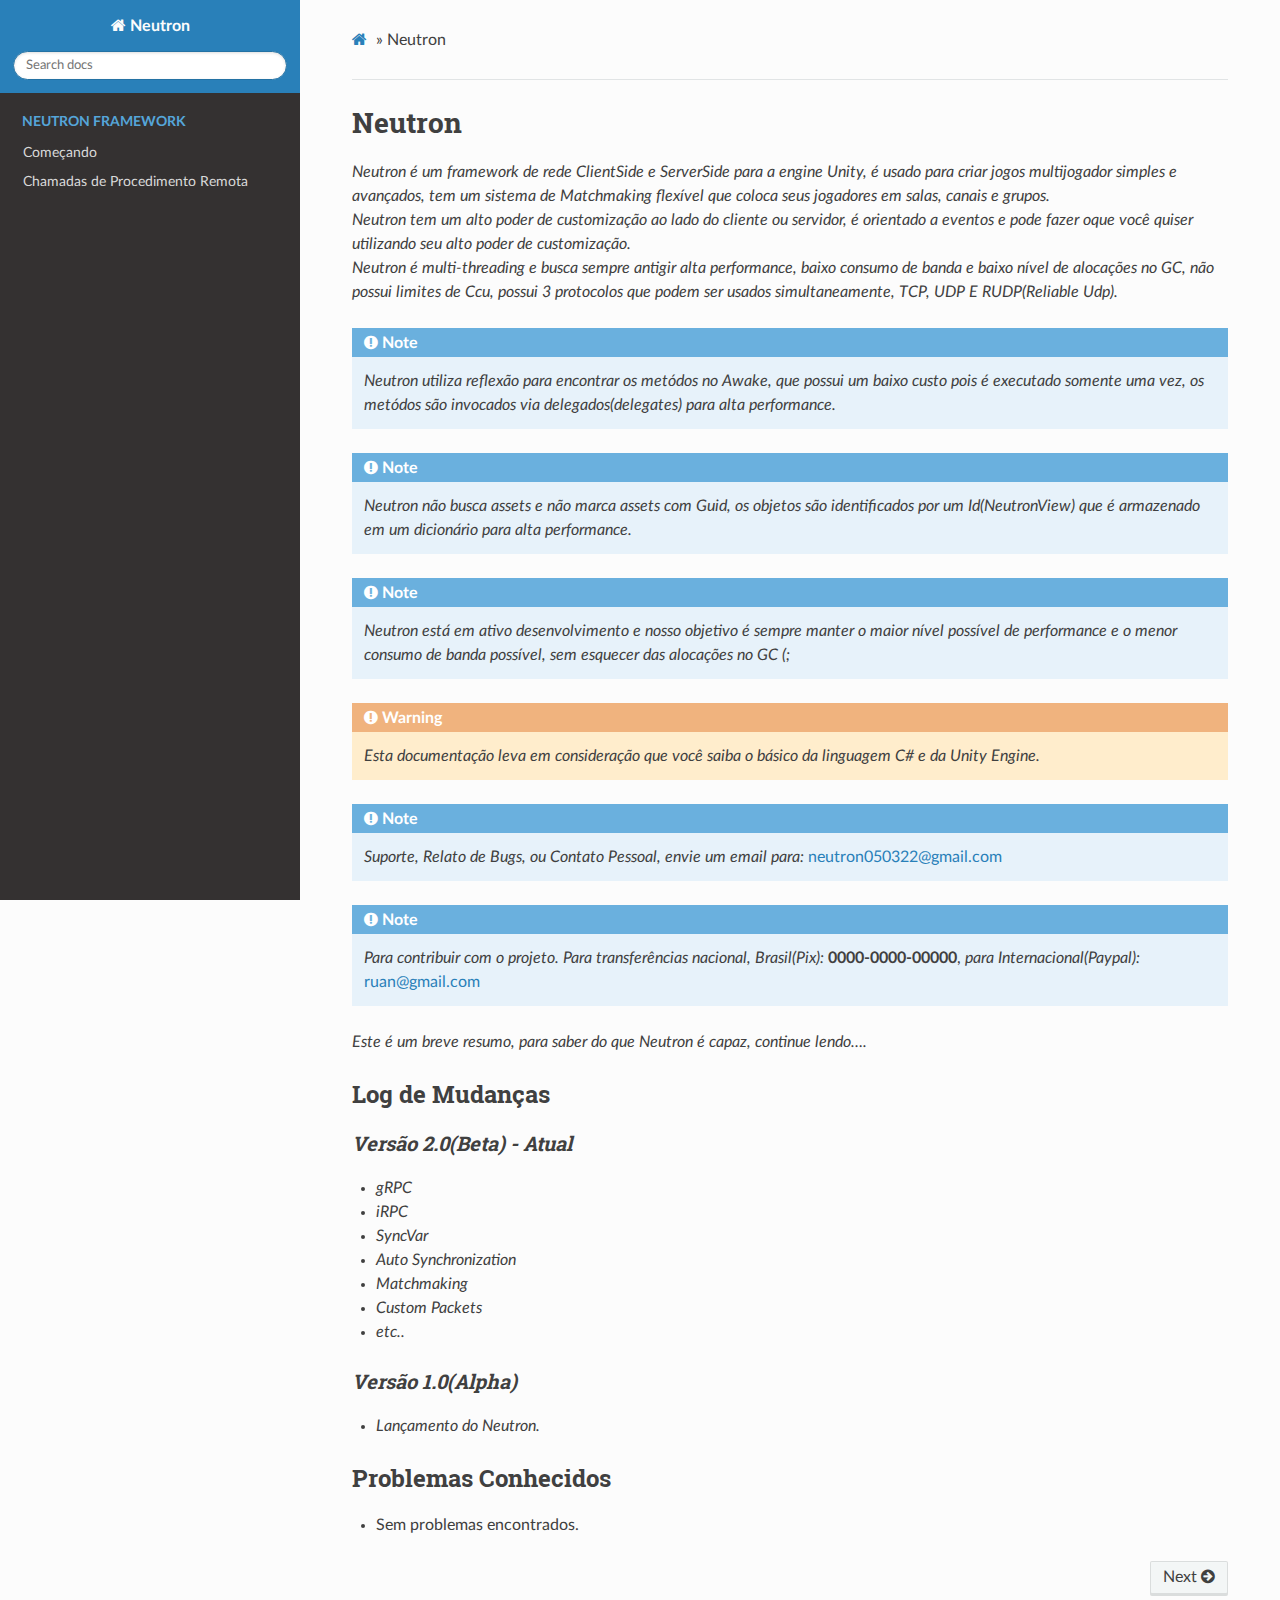
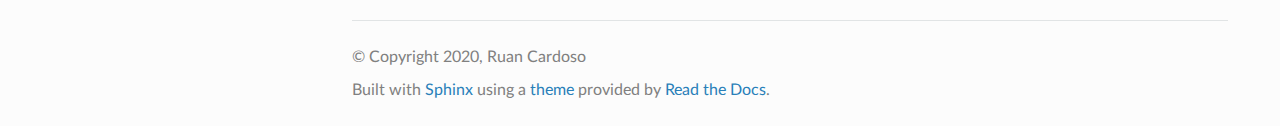
<file: _build/html/index.html>
<!DOCTYPE html>
<html class="writer-html5" lang="en" >
<head>
  <meta charset="utf-8">
  
  <meta name="viewport" content="width=device-width, initial-scale=1.0">
  
  <title>Neutron &mdash; Neutron 1.0.0 documentation</title>
  

  
  <link rel="stylesheet" href="_static/css/theme.css" type="text/css" />
  <link rel="stylesheet" href="_static/pygments.css" type="text/css" />
  <link rel="stylesheet" href="_static/custom.css" type="text/css" />

  
  
  
  

  
  <!--[if lt IE 9]>
    <script src="_static/js/html5shiv.min.js"></script>
  <![endif]-->
  
    
      <script type="text/javascript" id="documentation_options" data-url_root="./" src="_static/documentation_options.js"></script>
        <script src="_static/jquery.js"></script>
        <script src="_static/underscore.js"></script>
        <script src="_static/doctools.js"></script>
    
    <script type="text/javascript" src="_static/js/theme.js"></script>

    
    <link rel="index" title="Index" href="genindex.html" />
    <link rel="search" title="Search" href="search.html" />
    <link rel="next" title="Começando" href="Pages/starting.html" /> 
</head>

<body class="wy-body-for-nav">

   
  <div class="wy-grid-for-nav">
    
    <nav data-toggle="wy-nav-shift" class="wy-nav-side">
      <div class="wy-side-scroll">
        <div class="wy-side-nav-search" >
          

          
            <a href="#" class="icon icon-home" alt="Documentation Home"> Neutron
          

          
          </a>

          
            
            
          

          
<div role="search">
  <form id="rtd-search-form" class="wy-form" action="search.html" method="get">
    <input type="text" name="q" placeholder="Search docs" />
    <input type="hidden" name="check_keywords" value="yes" />
    <input type="hidden" name="area" value="default" />
  </form>
</div>

          
        </div>

        
        <div class="wy-menu wy-menu-vertical" data-spy="affix" role="navigation" aria-label="main navigation">
          
            
            
              
            
            
              <p class="caption"><span class="caption-text">Neutron Framework</span></p>
<ul>
<li class="toctree-l1"><a class="reference internal" href="Pages/starting.html">Começando</a></li>
<li class="toctree-l1"><a class="reference internal" href="Pages/rpc.html">Chamadas de Procedimento Remota</a></li>
</ul>

            
          
        </div>
        
      </div>
    </nav>

    <section data-toggle="wy-nav-shift" class="wy-nav-content-wrap">

      
      <nav class="wy-nav-top" aria-label="top navigation">
        
          <i data-toggle="wy-nav-top" class="fa fa-bars"></i>
          <a href="#">Neutron</a>
        
      </nav>


      <div class="wy-nav-content">
        
        <div class="rst-content">
        
          















<div role="navigation" aria-label="breadcrumbs navigation">

  <ul class="wy-breadcrumbs">
    
      <li><a href="#" class="icon icon-home"></a> &raquo;</li>
        
      <li>Neutron</li>
    
    
      <li class="wy-breadcrumbs-aside">
        
            
            <a href="_sources/index.rst.txt" rel="nofollow"> View page source</a>
          
        
      </li>
    
  </ul>

  
  <hr/>
</div>
          <div role="main" class="document" itemscope="itemscope" itemtype="http://schema.org/Article">
           <div itemprop="articleBody">
            
  <div class="section" id="neutron">
<h1>Neutron<a class="headerlink" href="#neutron" title="Permalink to this headline">¶</a></h1>
<p><em>Neutron é um framework de rede ClientSide e ServerSide para a engine Unity, é usado para criar jogos multijogador simples e avançados, tem um sistema de Matchmaking flexível que coloca seus jogadores em salas, canais e grupos.</em> <span class="raw-html"><br/></span>
<em>Neutron tem um alto poder de customização ao lado do cliente ou servidor, é orientado a eventos e pode fazer oque você quiser utilizando seu alto poder de customização.</em> <span class="raw-html"><br/></span>
<em>Neutron é multi-threading e busca sempre antigir alta performance, baixo consumo de banda e baixo nível de alocações no GC, não possui limites de Ccu, possui 3 protocolos que podem ser usados simultaneamente, TCP, UDP E RUDP(Reliable Udp).</em> <span class="raw-html"><br/></span></p>
<div class="admonition note">
<p class="admonition-title">Note</p>
<p><em>Neutron utiliza reflexão para encontrar os metódos no Awake, que possui um baixo custo pois é executado somente uma vez, os metódos são invocados via delegados(delegates) para alta performance.</em></p>
</div>
<div class="admonition note">
<p class="admonition-title">Note</p>
<p><em>Neutron não busca assets e não marca assets com Guid, os objetos são identificados por um Id(NeutronView) que é armazenado em um dicionário para alta performance.</em></p>
</div>
<div class="admonition note">
<p class="admonition-title">Note</p>
<p><em>Neutron está em ativo desenvolvimento e nosso objetivo é sempre manter o maior nível possível de performance e o menor consumo de banda possível, sem esquecer das alocações no GC (;</em></p>
</div>
<div class="admonition warning">
<p class="admonition-title">Warning</p>
<p><em>Esta documentação leva em consideração que você saiba o básico da linguagem C# e da Unity Engine.</em></p>
</div>
<div class="admonition note">
<p class="admonition-title">Note</p>
<p><em>Suporte, Relato de Bugs, ou Contato Pessoal, envie um email para:</em> <a class="reference external" href="mailto:neutron050322&#37;&#52;&#48;gmail&#46;com">neutron050322<span>&#64;</span>gmail<span>&#46;</span>com</a></p>
</div>
<div class="admonition note">
<p class="admonition-title">Note</p>
<p><em>Para contribuir com o projeto. Para transferências nacional, Brasil(Pix):</em> <strong>0000-0000-00000</strong>, <em>para Internacional(Paypal):</em> <a class="reference external" href="mailto:ruan&#37;&#52;&#48;gmail&#46;com">ruan<span>&#64;</span>gmail<span>&#46;</span>com</a></p>
</div>
<p><em>Este é um breve resumo, para saber do que Neutron é capaz, continue lendo….</em></p>
<div class="section" id="log-de-mudancas">
<h2>Log de Mudanças<a class="headerlink" href="#log-de-mudancas" title="Permalink to this headline">¶</a></h2>
<div class="section" id="versao-2-0-beta-atual">
<h3><em>Versão 2.0(Beta) - Atual</em><a class="headerlink" href="#versao-2-0-beta-atual" title="Permalink to this headline">¶</a></h3>
<ul class="simple">
<li><p><em>gRPC</em></p></li>
<li><p><em>iRPC</em></p></li>
<li><p><em>SyncVar</em></p></li>
<li><p><em>Auto Synchronization</em></p></li>
<li><p><em>Matchmaking</em></p></li>
<li><p><em>Custom Packets</em></p></li>
<li><p><em>etc..</em></p></li>
</ul>
</div>
<div class="section" id="versao-1-0-alpha">
<h3><em>Versão 1.0(Alpha)</em><a class="headerlink" href="#versao-1-0-alpha" title="Permalink to this headline">¶</a></h3>
<ul class="simple">
<li><p><em>Lançamento do Neutron.</em></p></li>
</ul>
</div>
</div>
<div class="section" id="problemas-conhecidos">
<h2>Problemas Conhecidos<a class="headerlink" href="#problemas-conhecidos" title="Permalink to this headline">¶</a></h2>
<ul class="simple">
<li><p>Sem problemas encontrados.</p></li>
</ul>
<div class="toctree-wrapper compound">
</div>
</div>
</div>


           </div>
           
          </div>
          <footer>
  
    <div class="rst-footer-buttons" role="navigation" aria-label="footer navigation">
      
        <a href="Pages/starting.html" class="btn btn-neutral float-right" title="Começando" accesskey="n" rel="next">Next <span class="fa fa-arrow-circle-right"></span></a>
      
      
    </div>
  

  <hr/>

  <div role="contentinfo">
    <p>
        
        &copy; Copyright 2020, Ruan Cardoso

    </p>
  </div>
    
    
    
    Built with <a href="http://sphinx-doc.org/">Sphinx</a> using a
    
    <a href="https://github.com/rtfd/sphinx_rtd_theme">theme</a>
    
    provided by <a href="https://readthedocs.org">Read the Docs</a>. 

</footer>

        </div>
      </div>

    </section>

  </div>
  

  <script type="text/javascript">
      jQuery(function () {
          SphinxRtdTheme.Navigation.enable(true);
      });
  </script>

  
  
    
   

</body>
</html>
</file>
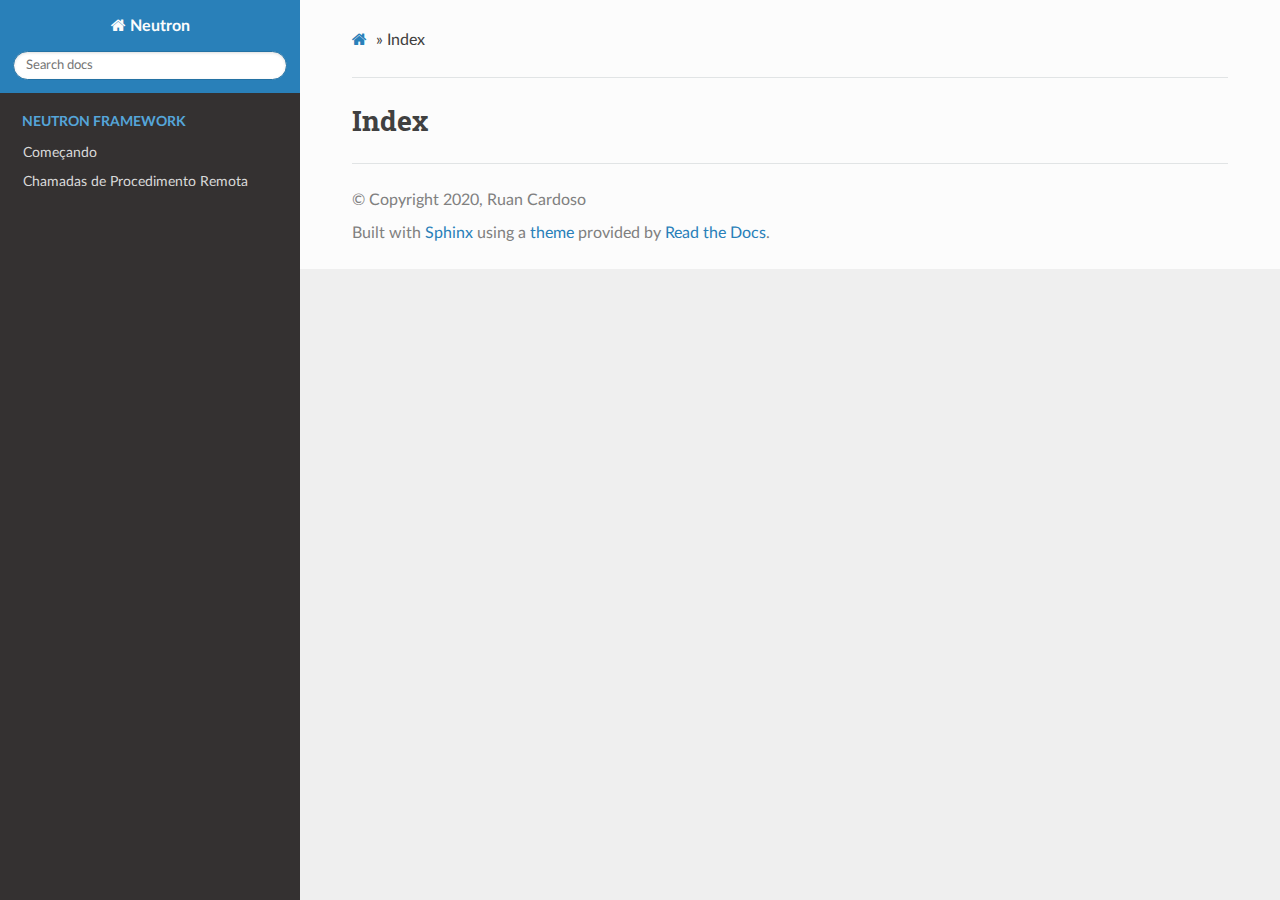
<file: _build/html/genindex.html>
<!DOCTYPE html>
<html class="writer-html5" lang="en" >
<head>
  <meta charset="utf-8">
  
  <meta name="viewport" content="width=device-width, initial-scale=1.0">
  
  <title>Index &mdash; Neutron 1.0.0 documentation</title>
  

  
  <link rel="stylesheet" href="_static/css/theme.css" type="text/css" />
  <link rel="stylesheet" href="_static/pygments.css" type="text/css" />
  <link rel="stylesheet" href="_static/custom.css" type="text/css" />

  
  
  
  

  
  <!--[if lt IE 9]>
    <script src="_static/js/html5shiv.min.js"></script>
  <![endif]-->
  
    
      <script type="text/javascript" id="documentation_options" data-url_root="./" src="_static/documentation_options.js"></script>
        <script src="_static/jquery.js"></script>
        <script src="_static/underscore.js"></script>
        <script src="_static/doctools.js"></script>
    
    <script type="text/javascript" src="_static/js/theme.js"></script>

    
    <link rel="index" title="Index" href="#" />
    <link rel="search" title="Search" href="search.html" /> 
</head>

<body class="wy-body-for-nav">

   
  <div class="wy-grid-for-nav">
    
    <nav data-toggle="wy-nav-shift" class="wy-nav-side">
      <div class="wy-side-scroll">
        <div class="wy-side-nav-search" >
          

          
            <a href="index.html" class="icon icon-home" alt="Documentation Home"> Neutron
          

          
          </a>

          
            
            
          

          
<div role="search">
  <form id="rtd-search-form" class="wy-form" action="search.html" method="get">
    <input type="text" name="q" placeholder="Search docs" />
    <input type="hidden" name="check_keywords" value="yes" />
    <input type="hidden" name="area" value="default" />
  </form>
</div>

          
        </div>

        
        <div class="wy-menu wy-menu-vertical" data-spy="affix" role="navigation" aria-label="main navigation">
          
            
            
              
            
            
              <p class="caption"><span class="caption-text">Neutron Framework</span></p>
<ul>
<li class="toctree-l1"><a class="reference internal" href="Pages/starting.html">Começando</a></li>
<li class="toctree-l1"><a class="reference internal" href="Pages/rpc.html">Chamadas de Procedimento Remota</a></li>
</ul>

            
          
        </div>
        
      </div>
    </nav>

    <section data-toggle="wy-nav-shift" class="wy-nav-content-wrap">

      
      <nav class="wy-nav-top" aria-label="top navigation">
        
          <i data-toggle="wy-nav-top" class="fa fa-bars"></i>
          <a href="index.html">Neutron</a>
        
      </nav>


      <div class="wy-nav-content">
        
        <div class="rst-content">
        
          















<div role="navigation" aria-label="breadcrumbs navigation">

  <ul class="wy-breadcrumbs">
    
      <li><a href="index.html" class="icon icon-home"></a> &raquo;</li>
        
      <li>Index</li>
    
    
      <li class="wy-breadcrumbs-aside">
        
            
        
      </li>
    
  </ul>

  
  <hr/>
</div>
          <div role="main" class="document" itemscope="itemscope" itemtype="http://schema.org/Article">
           <div itemprop="articleBody">
            

<h1 id="index">Index</h1>

<div class="genindex-jumpbox">
 
</div>


           </div>
           
          </div>
          <footer>
  

  <hr/>

  <div role="contentinfo">
    <p>
        
        &copy; Copyright 2020, Ruan Cardoso

    </p>
  </div>
    
    
    
    Built with <a href="http://sphinx-doc.org/">Sphinx</a> using a
    
    <a href="https://github.com/rtfd/sphinx_rtd_theme">theme</a>
    
    provided by <a href="https://readthedocs.org">Read the Docs</a>. 

</footer>

        </div>
      </div>

    </section>

  </div>
  

  <script type="text/javascript">
      jQuery(function () {
          SphinxRtdTheme.Navigation.enable(true);
      });
  </script>

  
  
    
   

</body>
</html>
</file>
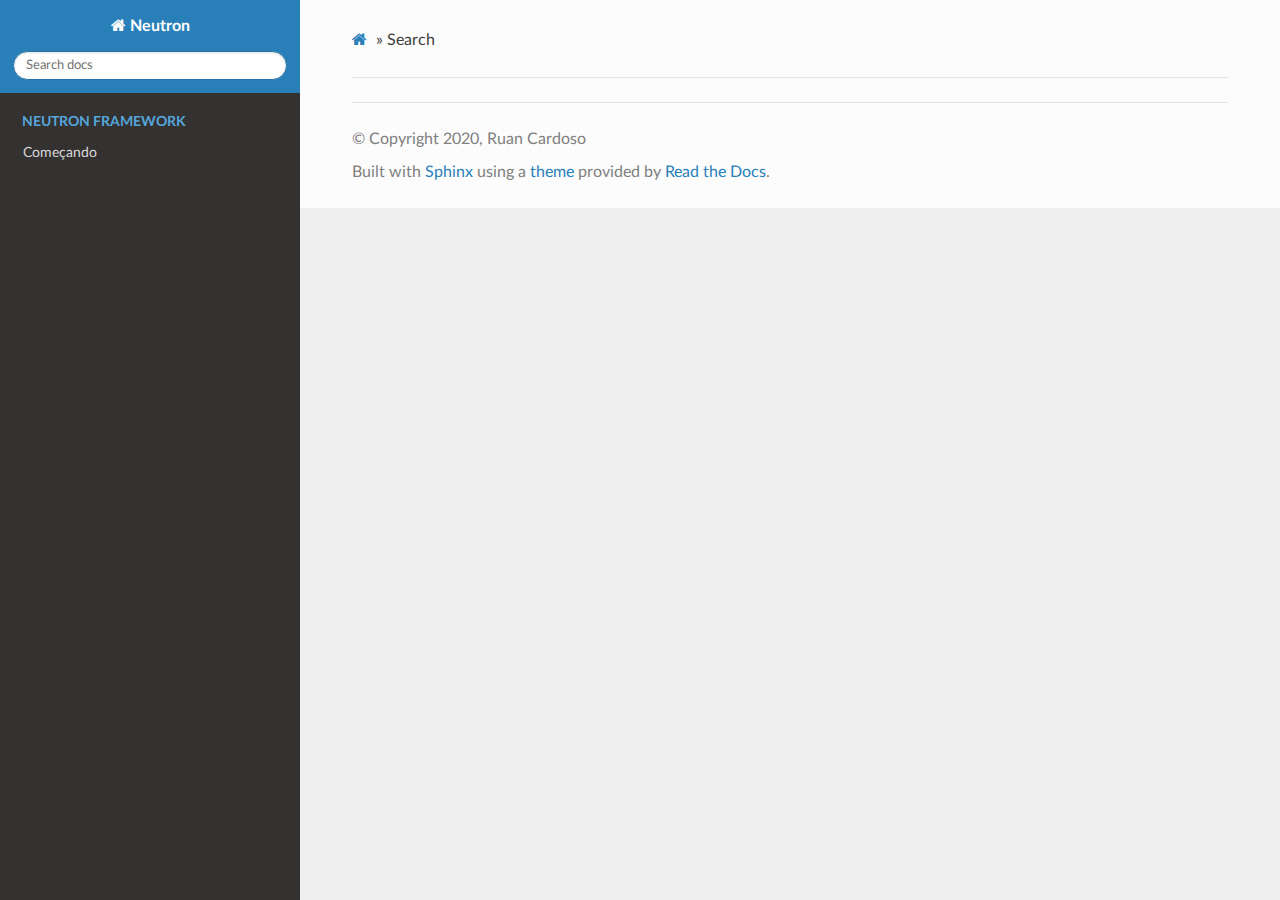
<file: _build/html/search.html>
<!DOCTYPE html>
<html class="writer-html5" lang="en" >
<head>
  <meta charset="utf-8">
  
  <meta name="viewport" content="width=device-width, initial-scale=1.0">
  
  <title>Search &mdash; Neutron 1.0.0 documentation</title>
  

  
  <link rel="stylesheet" href="_static/css/theme.css" type="text/css" />
  <link rel="stylesheet" href="_static/pygments.css" type="text/css" />
  <link rel="stylesheet" href="_static/custom.css" type="text/css" />

  
  
  
  

  
    
  <!--[if lt IE 9]>
    <script src="_static/js/html5shiv.min.js"></script>
  <![endif]-->
  
    
      <script type="text/javascript" id="documentation_options" data-url_root="./" src="_static/documentation_options.js"></script>
        <script src="_static/jquery.js"></script>
        <script src="_static/underscore.js"></script>
        <script src="_static/doctools.js"></script>
    
    <script type="text/javascript" src="_static/js/theme.js"></script>

    
    <script type="text/javascript" src="_static/searchtools.js"></script>
    <link rel="index" title="Index" href="genindex.html" />
    <link rel="search" title="Search" href="#" /> 
</head>

<body class="wy-body-for-nav">

   
  <div class="wy-grid-for-nav">
    
    <nav data-toggle="wy-nav-shift" class="wy-nav-side">
      <div class="wy-side-scroll">
        <div class="wy-side-nav-search" >
          

          
            <a href="index.html" class="icon icon-home" alt="Documentation Home"> Neutron
          

          
          </a>

          
            
            
          

          
<div role="search">
  <form id="rtd-search-form" class="wy-form" action="#" method="get">
    <input type="text" name="q" placeholder="Search docs" />
    <input type="hidden" name="check_keywords" value="yes" />
    <input type="hidden" name="area" value="default" />
  </form>
</div>

          
        </div>

        
        <div class="wy-menu wy-menu-vertical" data-spy="affix" role="navigation" aria-label="main navigation">
          
            
            
              
            
            
              <p class="caption"><span class="caption-text">Neutron Framework</span></p>
<ul>
<li class="toctree-l1"><a class="reference internal" href="Pages/starting.html">Começando</a></li>
</ul>

            
          
        </div>
        
      </div>
    </nav>

    <section data-toggle="wy-nav-shift" class="wy-nav-content-wrap">

      
      <nav class="wy-nav-top" aria-label="top navigation">
        
          <i data-toggle="wy-nav-top" class="fa fa-bars"></i>
          <a href="index.html">Neutron</a>
        
      </nav>


      <div class="wy-nav-content">
        
        <div class="rst-content">
        
          















<div role="navigation" aria-label="breadcrumbs navigation">

  <ul class="wy-breadcrumbs">
    
      <li><a href="index.html" class="icon icon-home"></a> &raquo;</li>
        
      <li>Search</li>
    
    
      <li class="wy-breadcrumbs-aside">
        
            
        
      </li>
    
  </ul>

  
  <hr/>
</div>
          <div role="main" class="document" itemscope="itemscope" itemtype="http://schema.org/Article">
           <div itemprop="articleBody">
            
  <noscript>
  <div id="fallback" class="admonition warning">
    <p class="last">
      Please activate JavaScript to enable the search functionality.
    </p>
  </div>
  </noscript>

  
  <div id="search-results">
  
  </div>

           </div>
           
          </div>
          <footer>
  

  <hr/>

  <div role="contentinfo">
    <p>
        
        &copy; Copyright 2020, Ruan Cardoso

    </p>
  </div>
    
    
    
    Built with <a href="http://sphinx-doc.org/">Sphinx</a> using a
    
    <a href="https://github.com/rtfd/sphinx_rtd_theme">theme</a>
    
    provided by <a href="https://readthedocs.org">Read the Docs</a>. 

</footer>

        </div>
      </div>

    </section>

  </div>
  

  <script type="text/javascript">
      jQuery(function () {
          SphinxRtdTheme.Navigation.enable(true);
      });
  </script>

  
  
    
  
  <script type="text/javascript">
    jQuery(function() { Search.loadIndex("searchindex.js"); });
  </script>
  
  <script type="text/javascript" id="searchindexloader"></script>
   


</body>
</html>
</file>
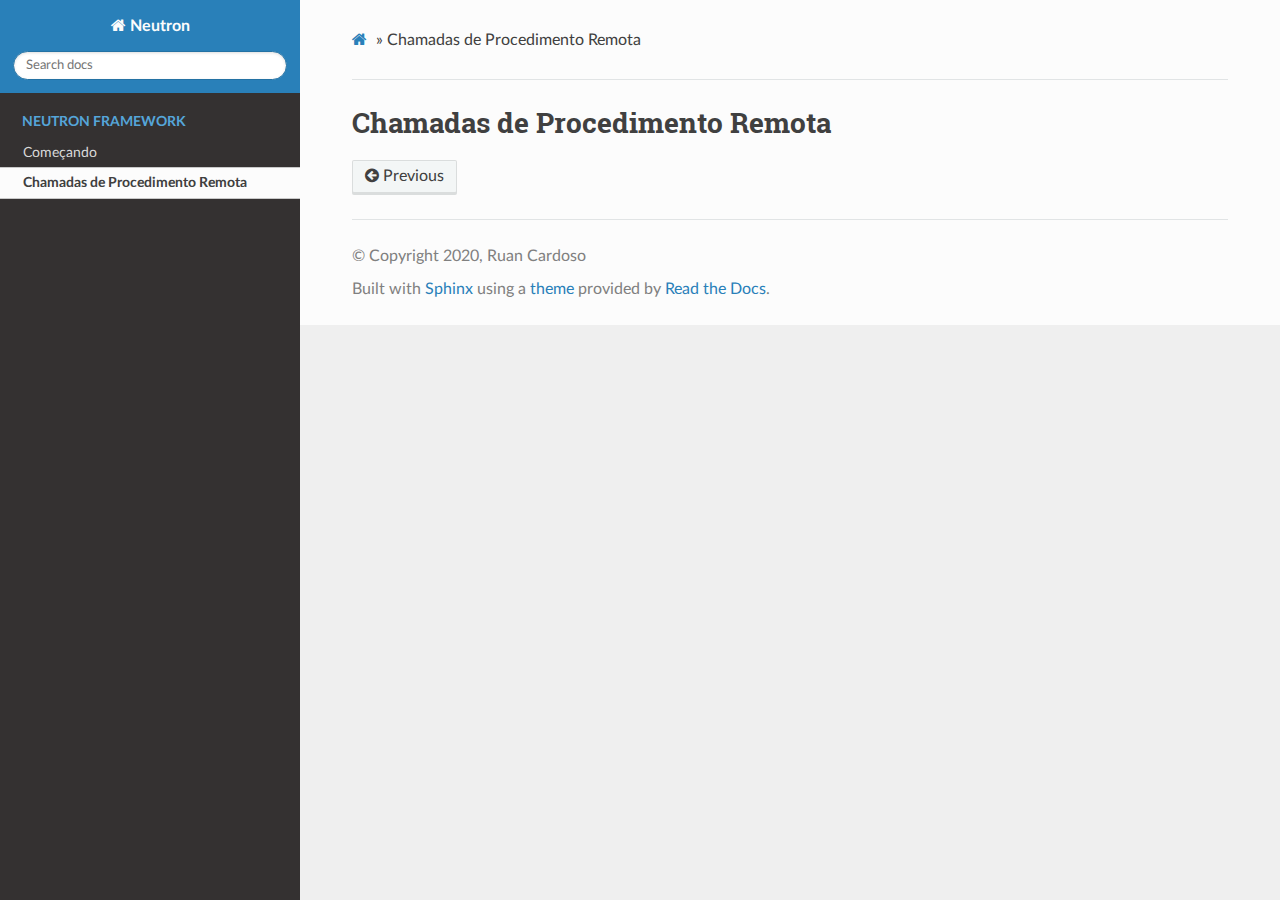
<file: _build/html/Pages/rpc.html>
<!DOCTYPE html>
<html class="writer-html5" lang="en" >
<head>
  <meta charset="utf-8">
  
  <meta name="viewport" content="width=device-width, initial-scale=1.0">
  
  <title>Chamadas de Procedimento Remota &mdash; Neutron 1.0.0 documentation</title>
  

  
  <link rel="stylesheet" href="../_static/css/theme.css" type="text/css" />
  <link rel="stylesheet" href="../_static/pygments.css" type="text/css" />
  <link rel="stylesheet" href="../_static/custom.css" type="text/css" />

  
  
  
  

  
  <!--[if lt IE 9]>
    <script src="../_static/js/html5shiv.min.js"></script>
  <![endif]-->
  
    
      <script type="text/javascript" id="documentation_options" data-url_root="../" src="../_static/documentation_options.js"></script>
        <script src="../_static/jquery.js"></script>
        <script src="../_static/underscore.js"></script>
        <script src="../_static/doctools.js"></script>
    
    <script type="text/javascript" src="../_static/js/theme.js"></script>

    
    <link rel="index" title="Index" href="../genindex.html" />
    <link rel="search" title="Search" href="../search.html" />
    <link rel="prev" title="Começando" href="starting.html" /> 
</head>

<body class="wy-body-for-nav">

   
  <div class="wy-grid-for-nav">
    
    <nav data-toggle="wy-nav-shift" class="wy-nav-side">
      <div class="wy-side-scroll">
        <div class="wy-side-nav-search" >
          

          
            <a href="../index.html" class="icon icon-home" alt="Documentation Home"> Neutron
          

          
          </a>

          
            
            
          

          
<div role="search">
  <form id="rtd-search-form" class="wy-form" action="../search.html" method="get">
    <input type="text" name="q" placeholder="Search docs" />
    <input type="hidden" name="check_keywords" value="yes" />
    <input type="hidden" name="area" value="default" />
  </form>
</div>

          
        </div>

        
        <div class="wy-menu wy-menu-vertical" data-spy="affix" role="navigation" aria-label="main navigation">
          
            
            
              
            
            
              <p class="caption"><span class="caption-text">Neutron Framework</span></p>
<ul class="current">
<li class="toctree-l1"><a class="reference internal" href="starting.html">Começando</a></li>
<li class="toctree-l1 current"><a class="current reference internal" href="#">Chamadas de Procedimento Remota</a></li>
</ul>

            
          
        </div>
        
      </div>
    </nav>

    <section data-toggle="wy-nav-shift" class="wy-nav-content-wrap">

      
      <nav class="wy-nav-top" aria-label="top navigation">
        
          <i data-toggle="wy-nav-top" class="fa fa-bars"></i>
          <a href="../index.html">Neutron</a>
        
      </nav>


      <div class="wy-nav-content">
        
        <div class="rst-content">
        
          















<div role="navigation" aria-label="breadcrumbs navigation">

  <ul class="wy-breadcrumbs">
    
      <li><a href="../index.html" class="icon icon-home"></a> &raquo;</li>
        
      <li>Chamadas de Procedimento Remota</li>
    
    
      <li class="wy-breadcrumbs-aside">
        
            
            <a href="../_sources/Pages/rpc.rst.txt" rel="nofollow"> View page source</a>
          
        
      </li>
    
  </ul>

  
  <hr/>
</div>
          <div role="main" class="document" itemscope="itemscope" itemtype="http://schema.org/Article">
           <div itemprop="articleBody">
            
  <div class="section" id="chamadas-de-procedimento-remota">
<h1>Chamadas de Procedimento Remota<a class="headerlink" href="#chamadas-de-procedimento-remota" title="Permalink to this headline">¶</a></h1>
</div>


           </div>
           
          </div>
          <footer>
  
    <div class="rst-footer-buttons" role="navigation" aria-label="footer navigation">
      
      
        <a href="starting.html" class="btn btn-neutral float-left" title="Começando" accesskey="p" rel="prev"><span class="fa fa-arrow-circle-left"></span> Previous</a>
      
    </div>
  

  <hr/>

  <div role="contentinfo">
    <p>
        
        &copy; Copyright 2020, Ruan Cardoso

    </p>
  </div>
    
    
    
    Built with <a href="http://sphinx-doc.org/">Sphinx</a> using a
    
    <a href="https://github.com/rtfd/sphinx_rtd_theme">theme</a>
    
    provided by <a href="https://readthedocs.org">Read the Docs</a>. 

</footer>

        </div>
      </div>

    </section>

  </div>
  

  <script type="text/javascript">
      jQuery(function () {
          SphinxRtdTheme.Navigation.enable(true);
      });
  </script>

  
  
    
   

</body>
</html>
</file>
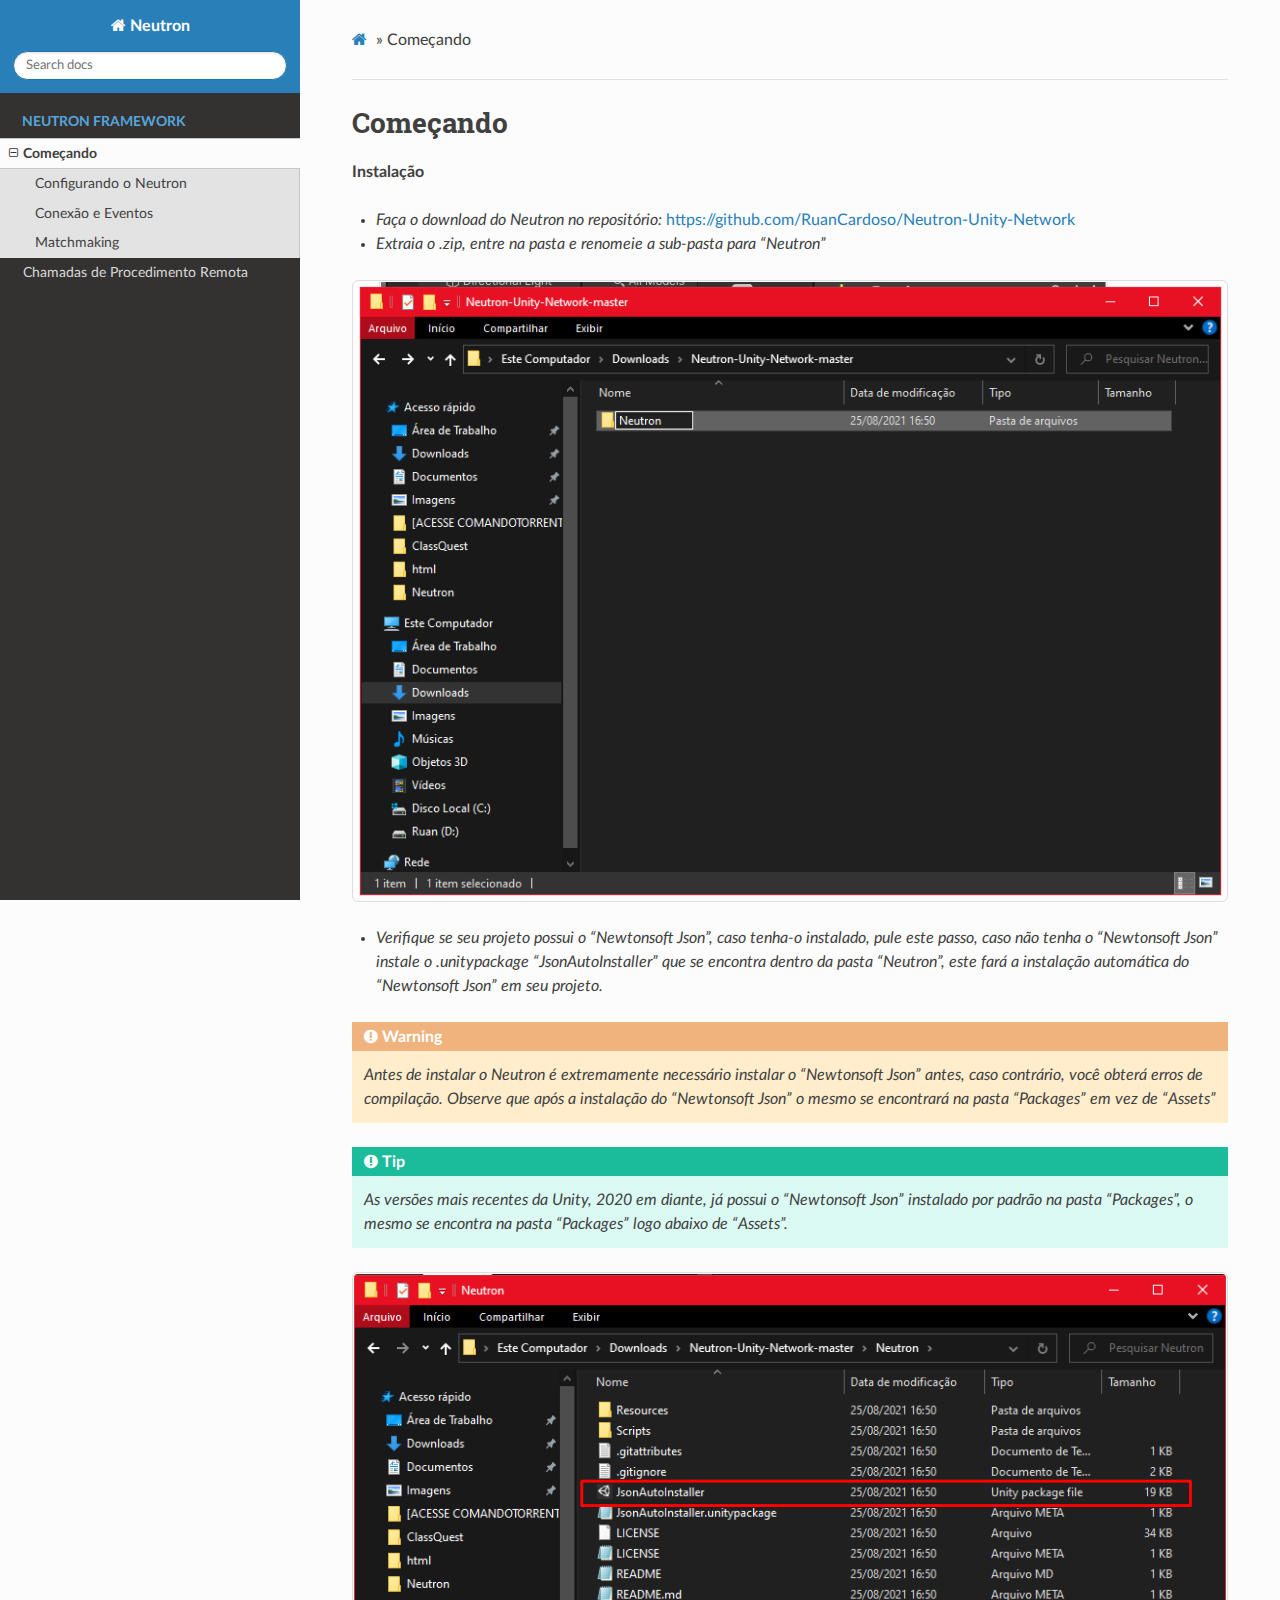
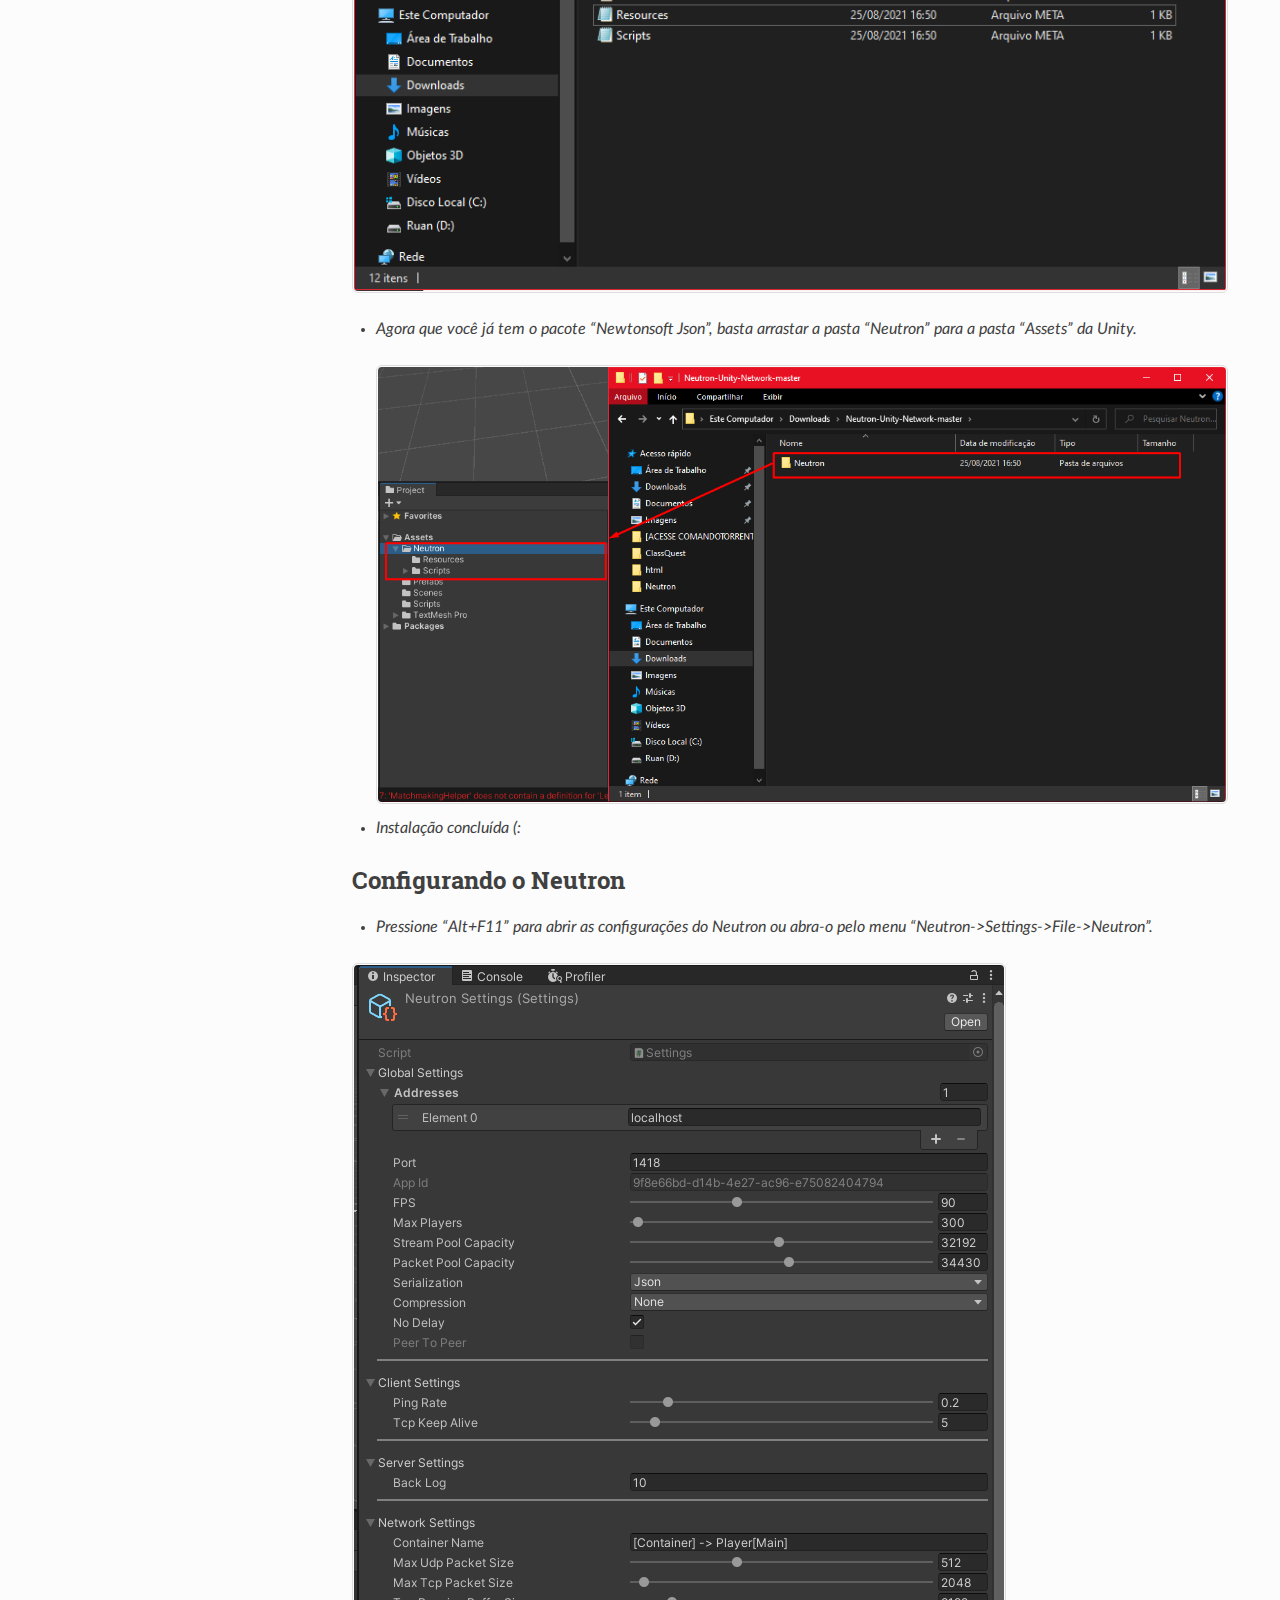
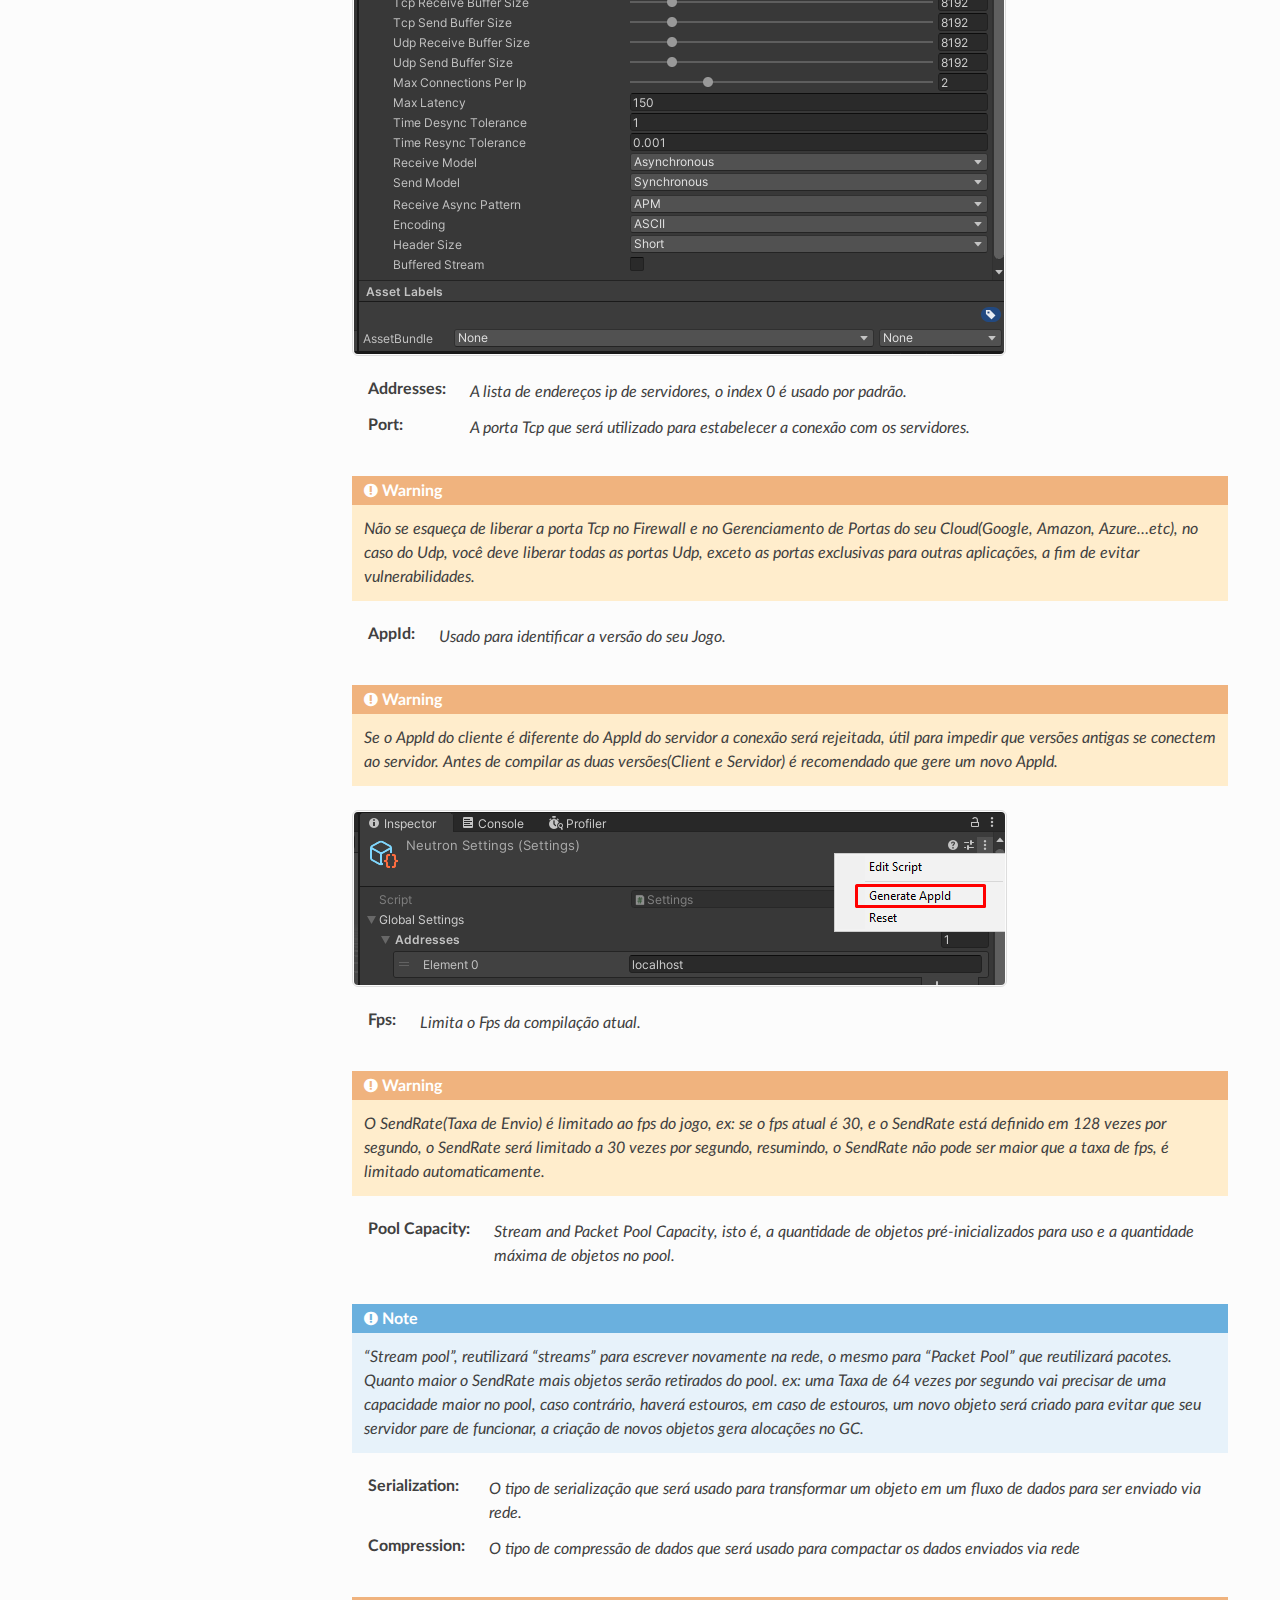
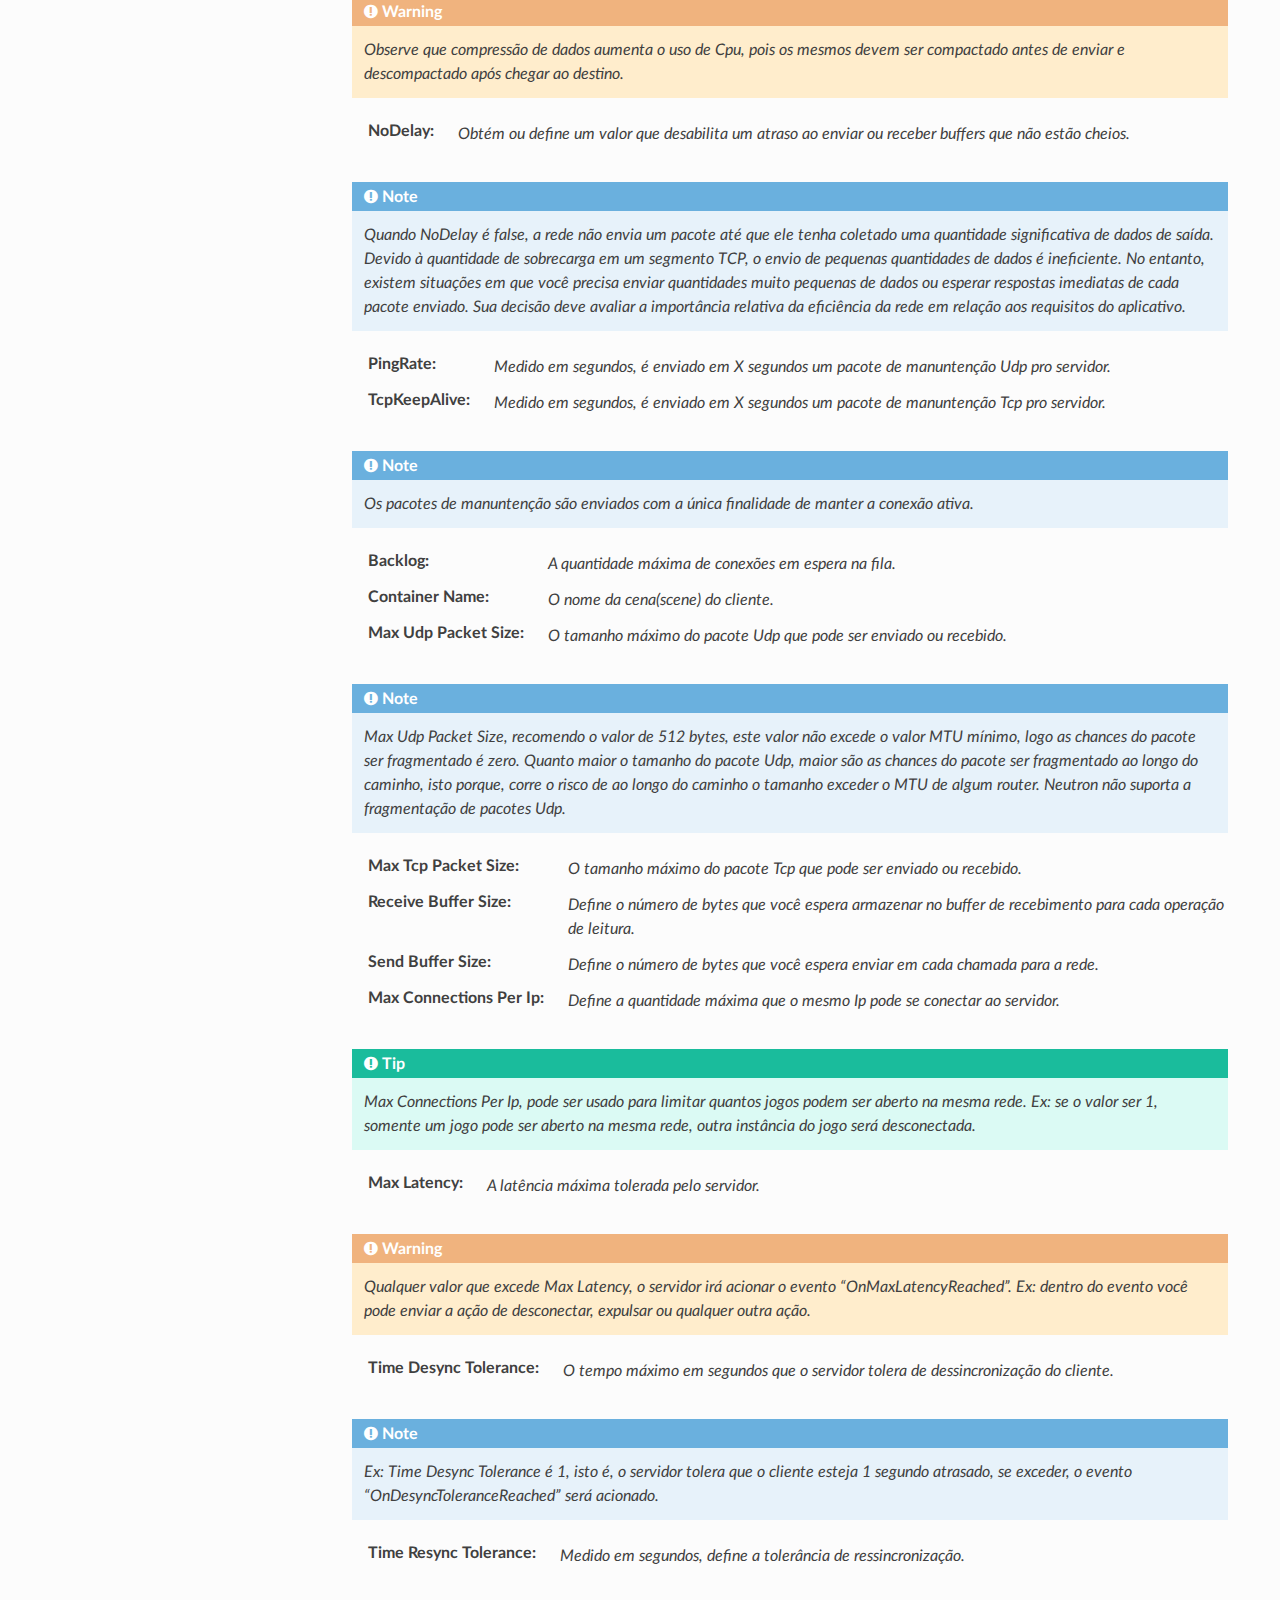
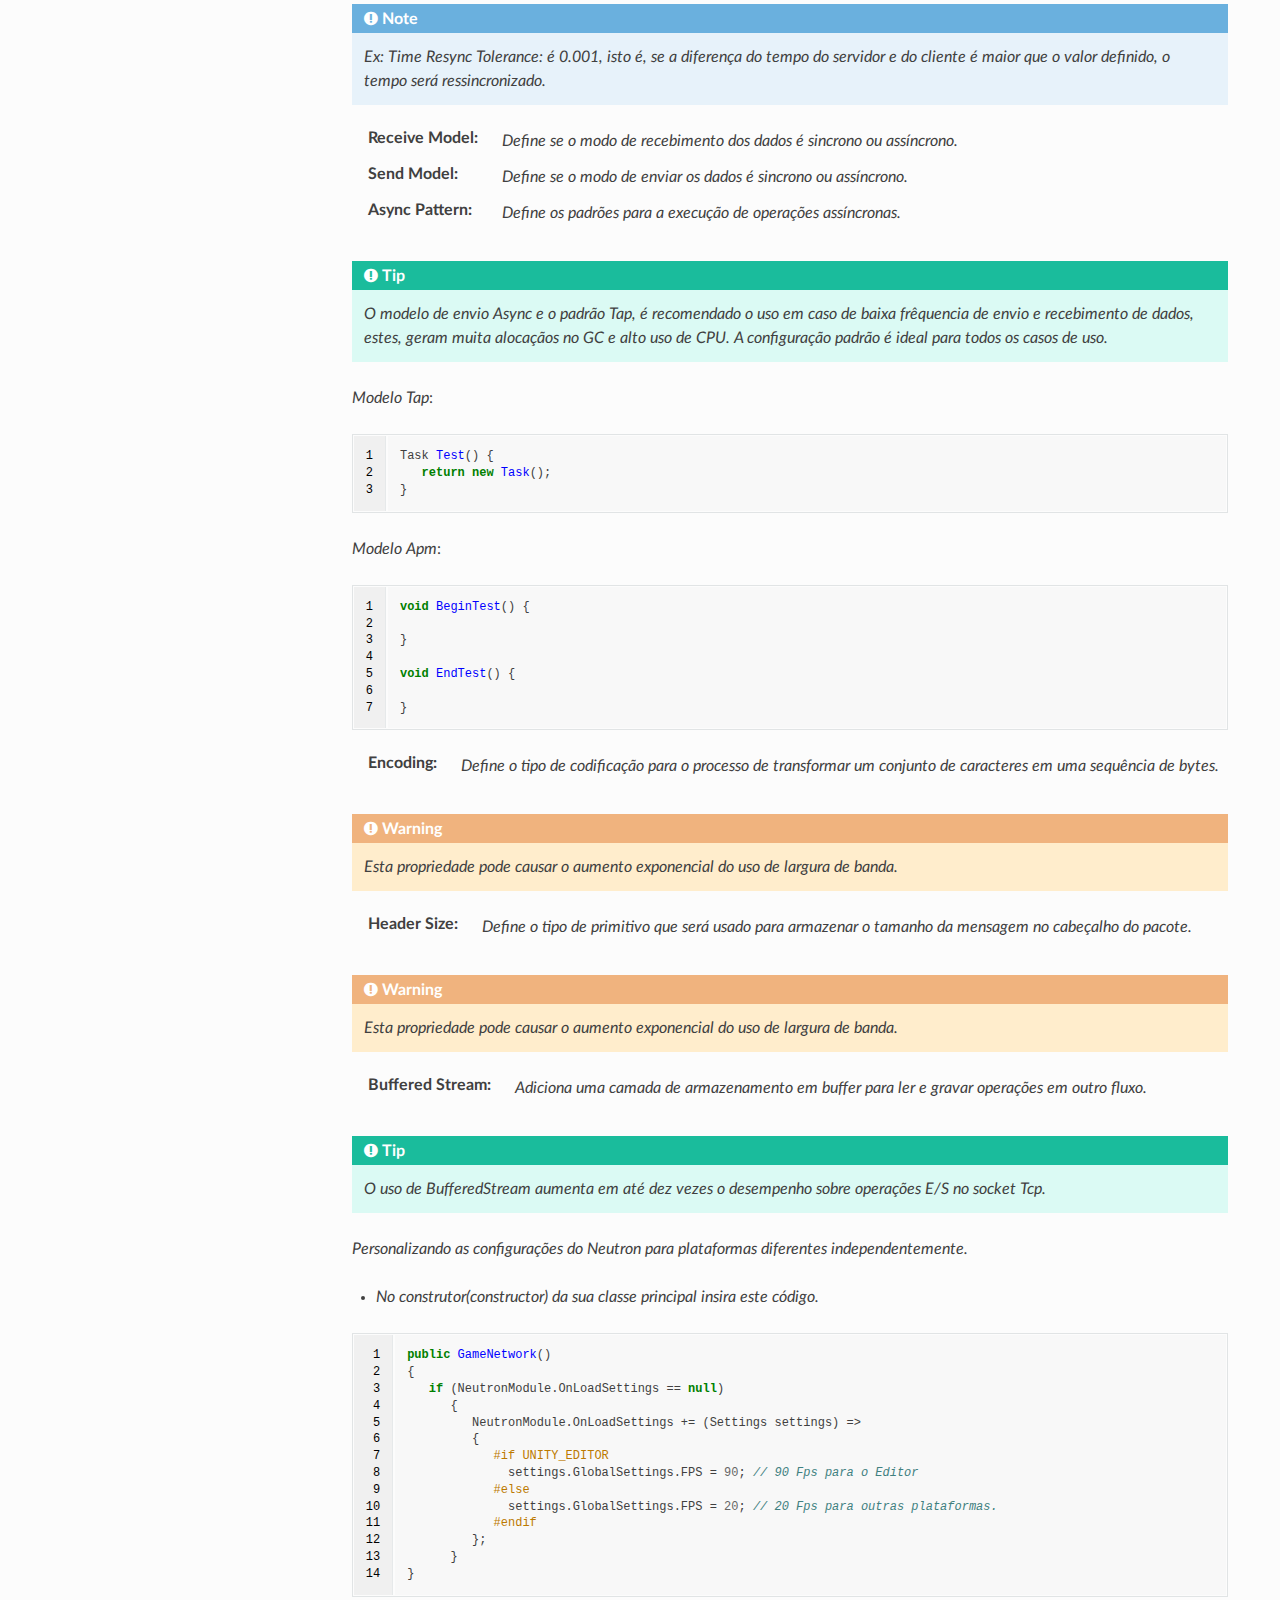
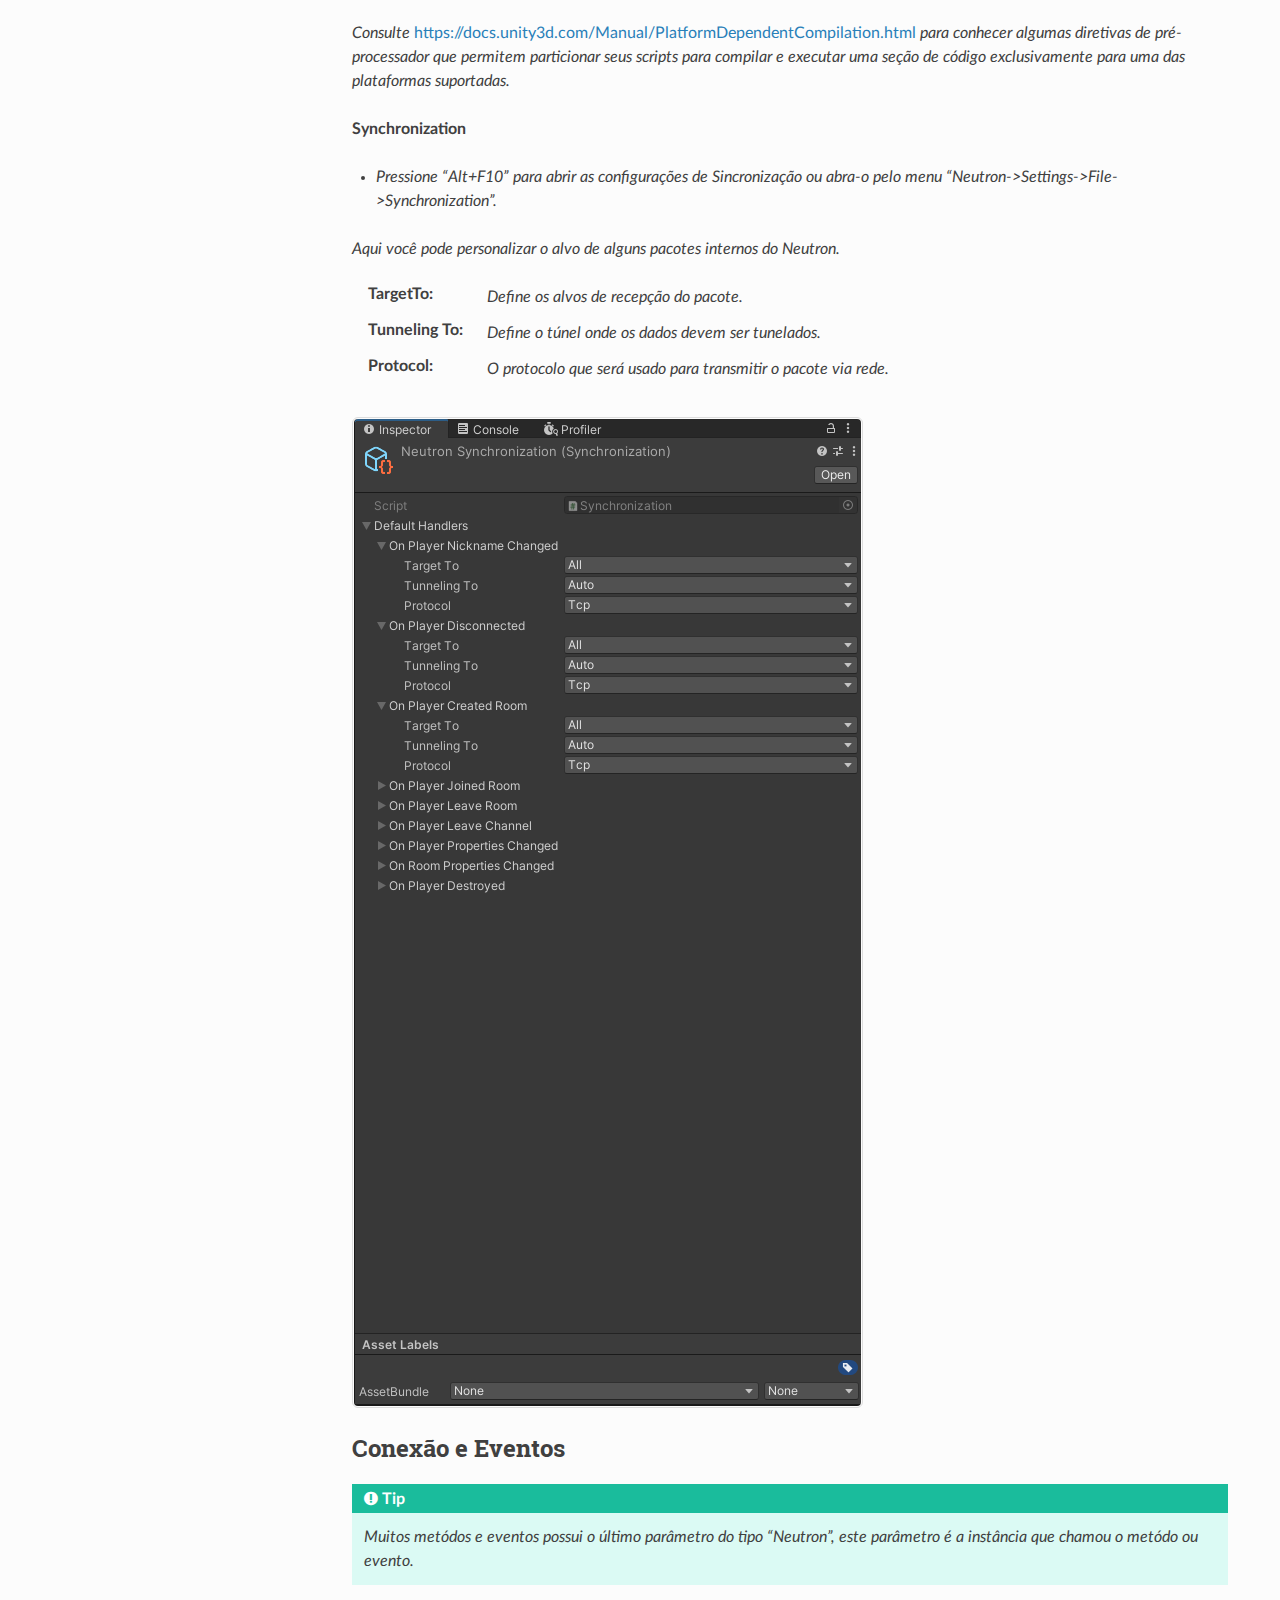
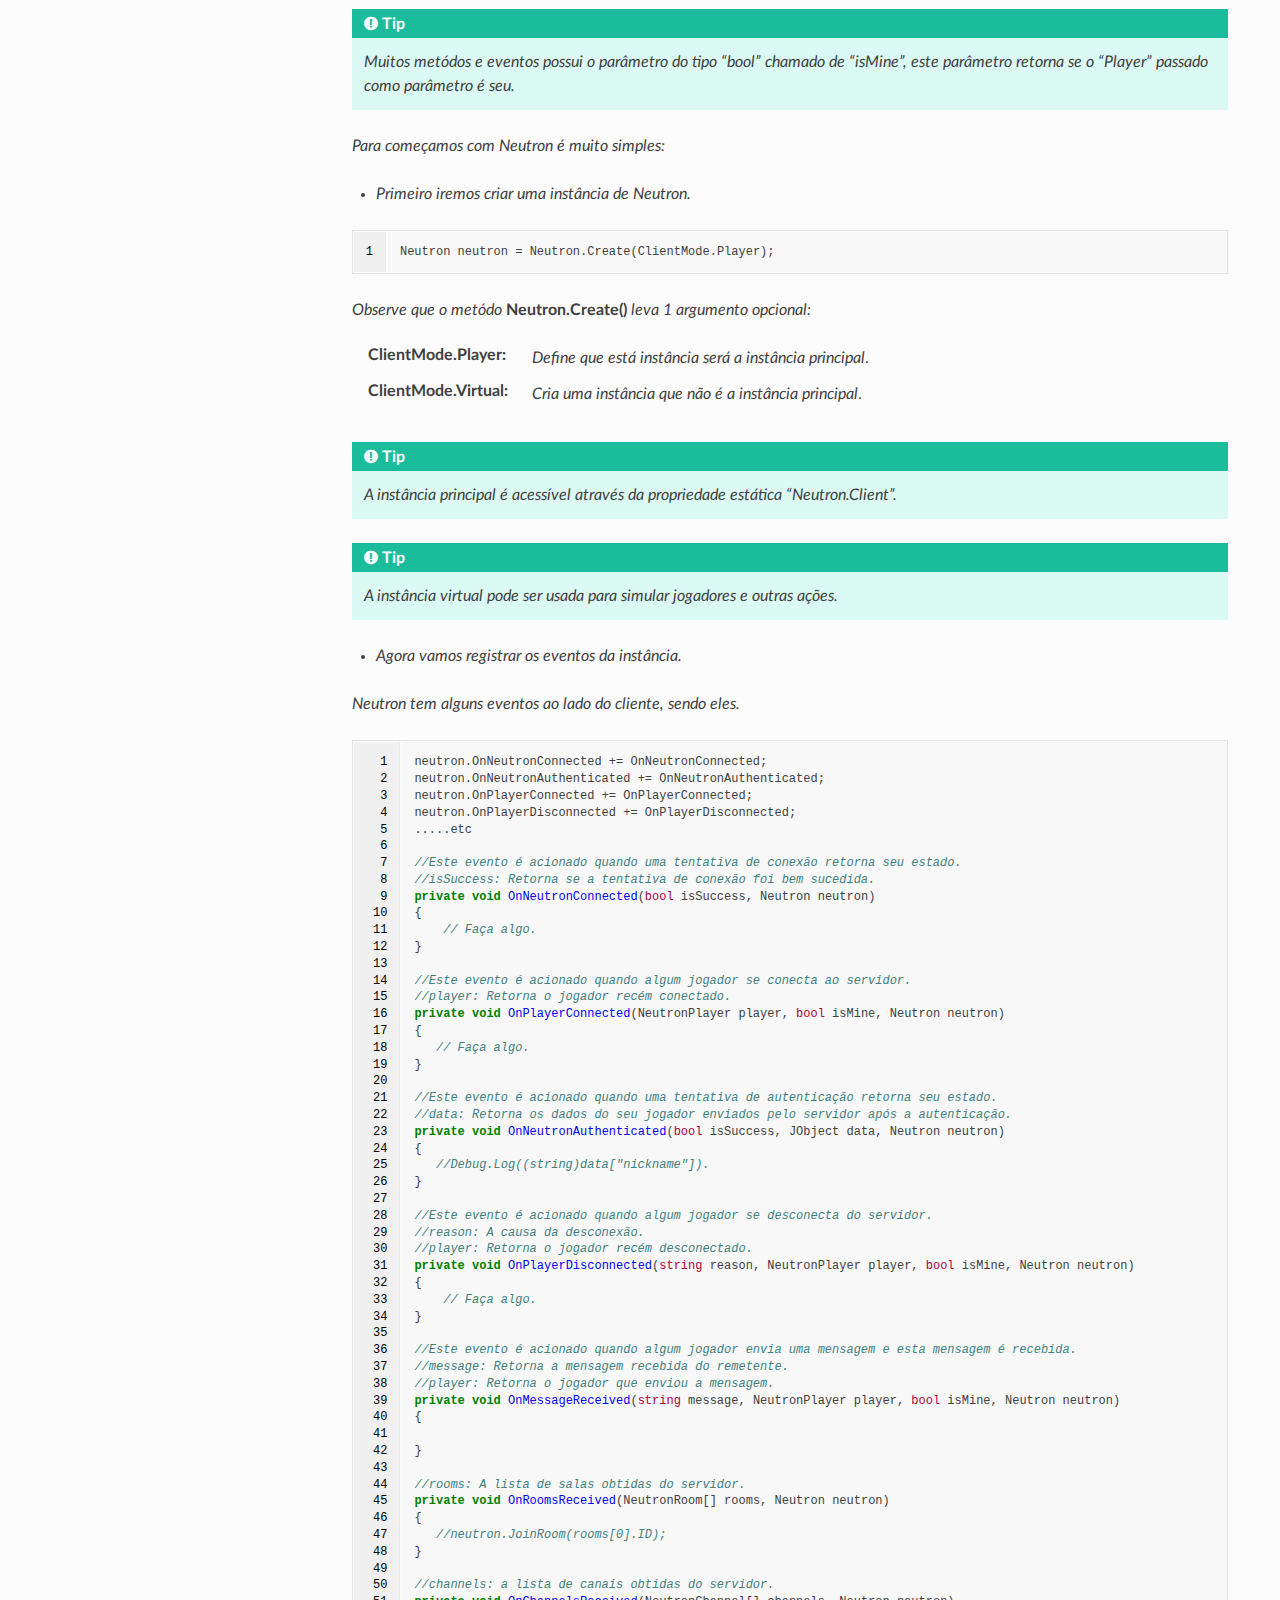
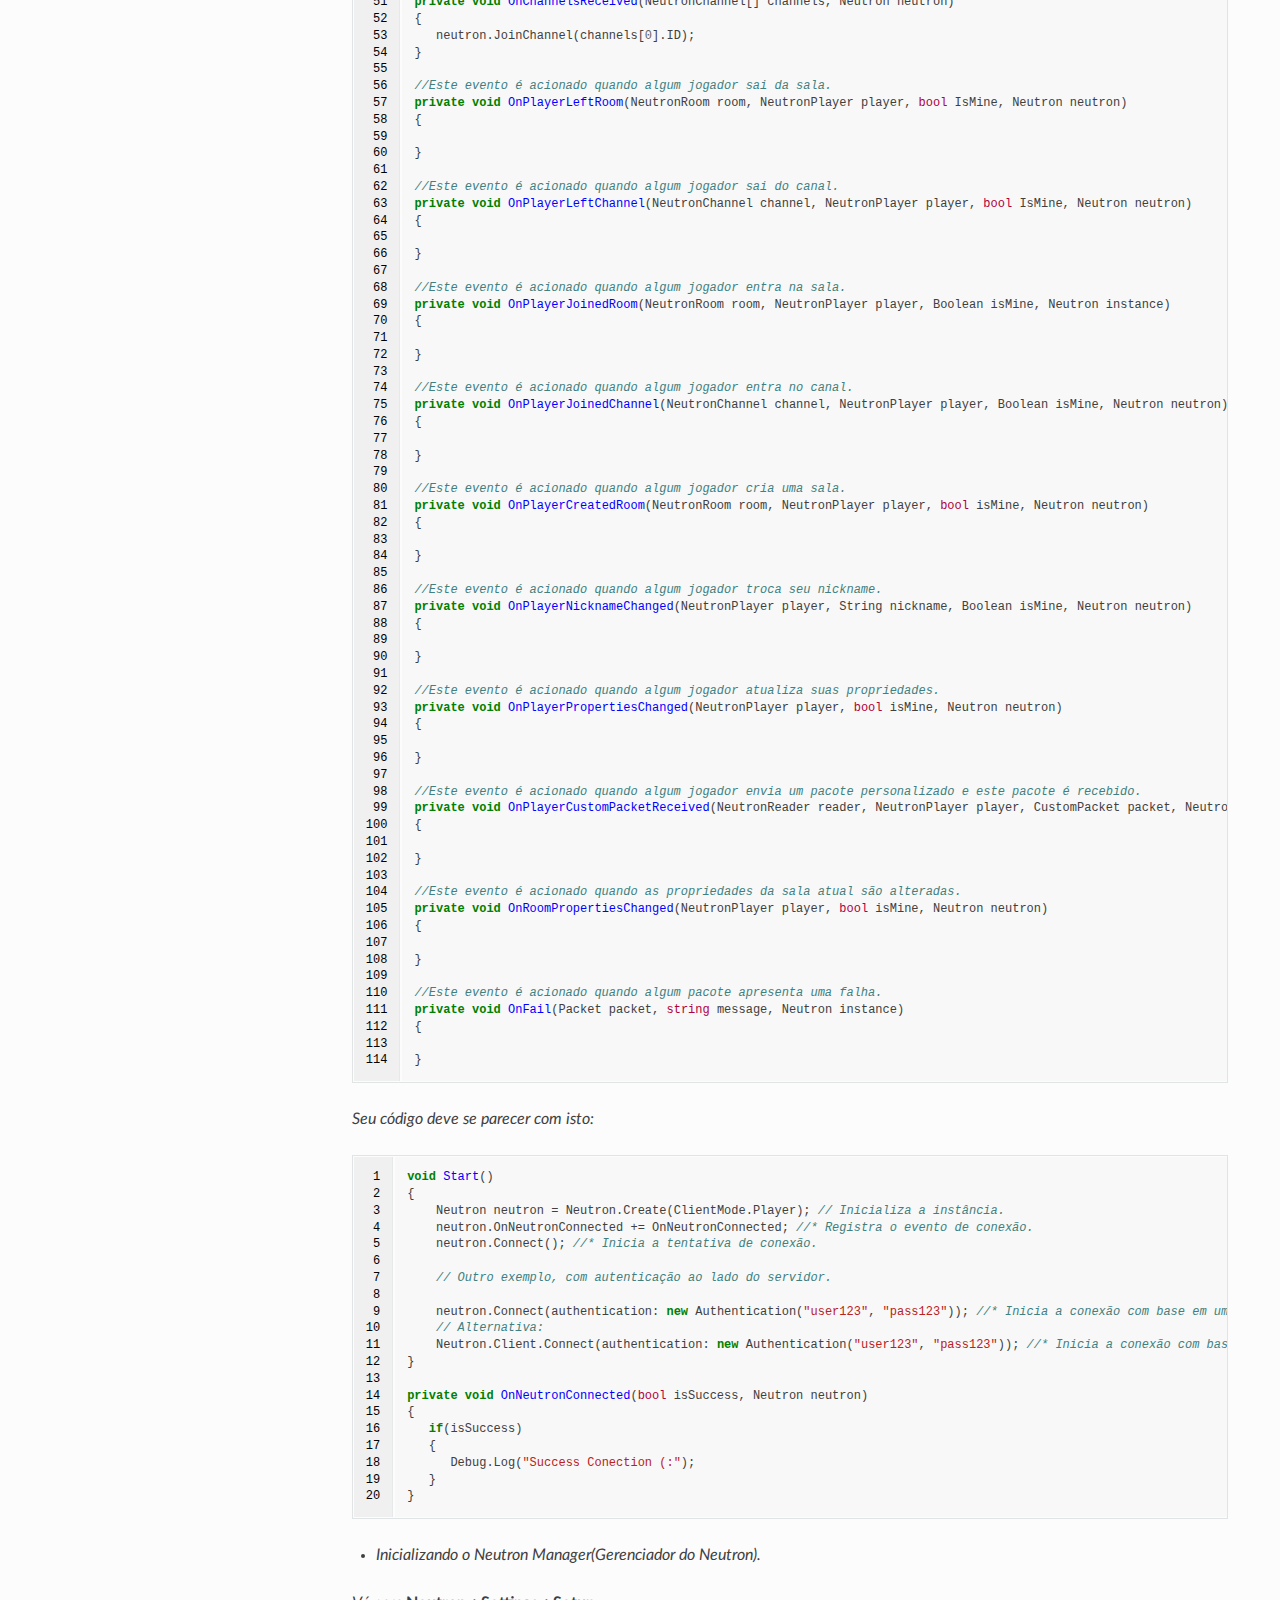
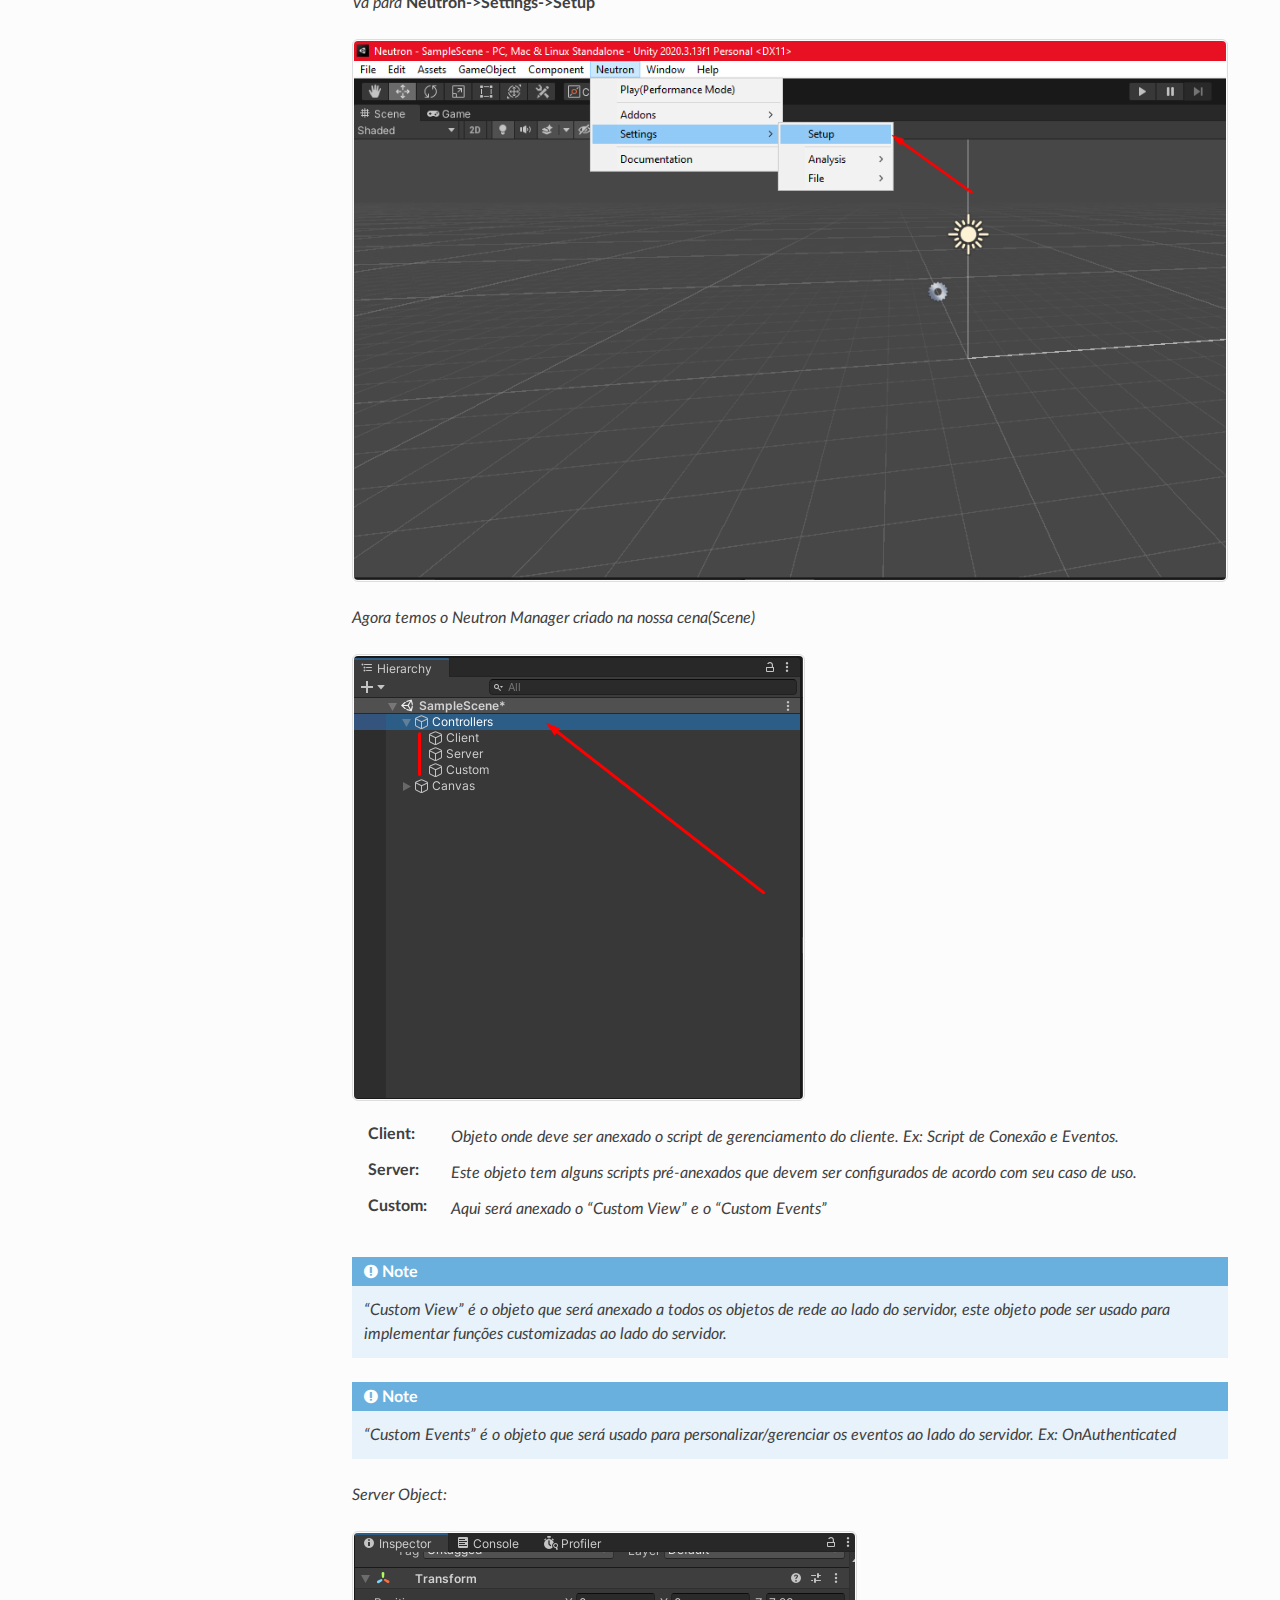
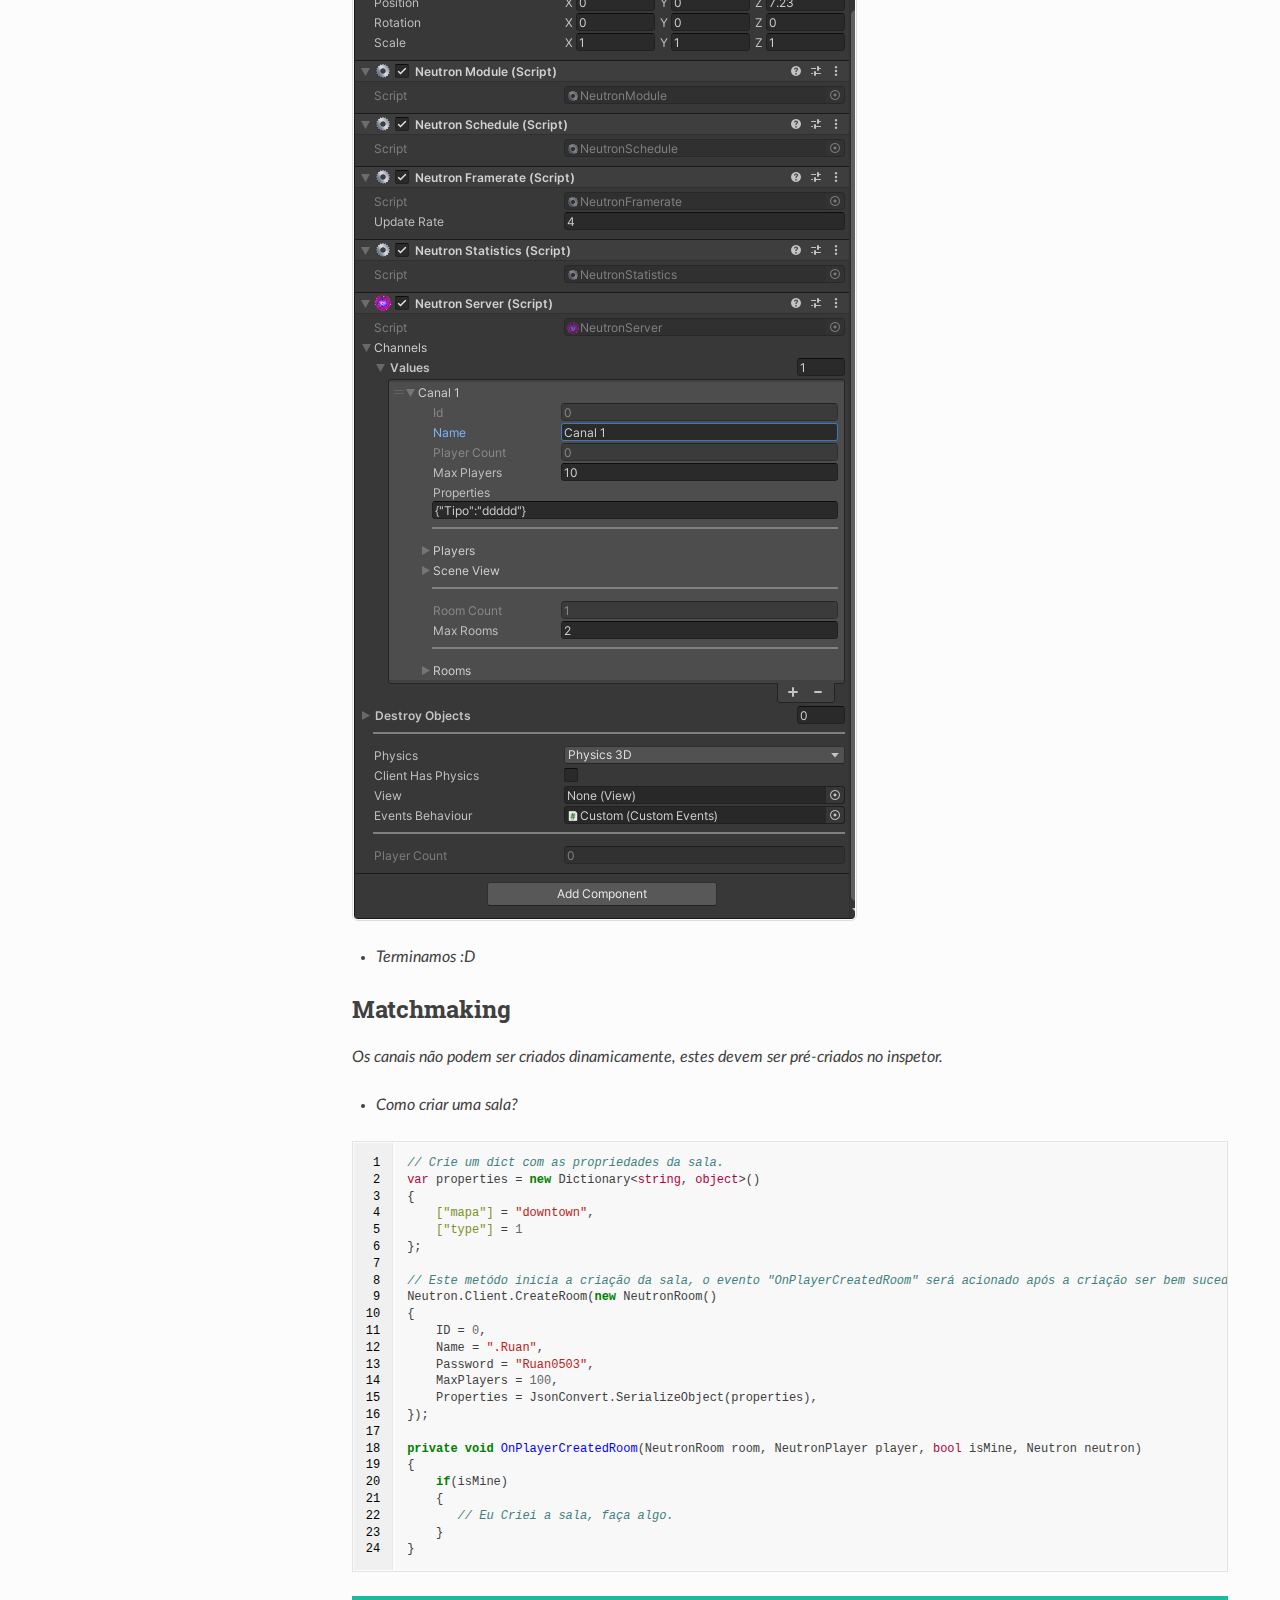
<file: _build/html/Pages/starting.html>
<!DOCTYPE html>
<html class="writer-html5" lang="en" >
<head>
  <meta charset="utf-8">
  
  <meta name="viewport" content="width=device-width, initial-scale=1.0">
  
  <title>Começando &mdash; Neutron 1.0.0 documentation</title>
  

  
  <link rel="stylesheet" href="../_static/css/theme.css" type="text/css" />
  <link rel="stylesheet" href="../_static/pygments.css" type="text/css" />
  <link rel="stylesheet" href="../_static/custom.css" type="text/css" />

  
  
  
  

  
  <!--[if lt IE 9]>
    <script src="../_static/js/html5shiv.min.js"></script>
  <![endif]-->
  
    
      <script type="text/javascript" id="documentation_options" data-url_root="../" src="../_static/documentation_options.js"></script>
        <script src="../_static/jquery.js"></script>
        <script src="../_static/underscore.js"></script>
        <script src="../_static/doctools.js"></script>
    
    <script type="text/javascript" src="../_static/js/theme.js"></script>

    
    <link rel="index" title="Index" href="../genindex.html" />
    <link rel="search" title="Search" href="../search.html" />
    <link rel="next" title="Chamadas de Procedimento Remota" href="rpc.html" />
    <link rel="prev" title="Neutron" href="../index.html" /> 
</head>

<body class="wy-body-for-nav">

   
  <div class="wy-grid-for-nav">
    
    <nav data-toggle="wy-nav-shift" class="wy-nav-side">
      <div class="wy-side-scroll">
        <div class="wy-side-nav-search" >
          

          
            <a href="../index.html" class="icon icon-home" alt="Documentation Home"> Neutron
          

          
          </a>

          
            
            
          

          
<div role="search">
  <form id="rtd-search-form" class="wy-form" action="../search.html" method="get">
    <input type="text" name="q" placeholder="Search docs" />
    <input type="hidden" name="check_keywords" value="yes" />
    <input type="hidden" name="area" value="default" />
  </form>
</div>

          
        </div>

        
        <div class="wy-menu wy-menu-vertical" data-spy="affix" role="navigation" aria-label="main navigation">
          
            
            
              
            
            
              <p class="caption"><span class="caption-text">Neutron Framework</span></p>
<ul class="current">
<li class="toctree-l1 current"><a class="current reference internal" href="#">Começando</a><ul>
<li class="toctree-l2"><a class="reference internal" href="#configurando-o-neutron">Configurando o Neutron</a></li>
<li class="toctree-l2"><a class="reference internal" href="#conexao-e-eventos">Conexão e Eventos</a></li>
<li class="toctree-l2"><a class="reference internal" href="#matchmaking">Matchmaking</a></li>
</ul>
</li>
<li class="toctree-l1"><a class="reference internal" href="rpc.html">Chamadas de Procedimento Remota</a></li>
</ul>

            
          
        </div>
        
      </div>
    </nav>

    <section data-toggle="wy-nav-shift" class="wy-nav-content-wrap">

      
      <nav class="wy-nav-top" aria-label="top navigation">
        
          <i data-toggle="wy-nav-top" class="fa fa-bars"></i>
          <a href="../index.html">Neutron</a>
        
      </nav>


      <div class="wy-nav-content">
        
        <div class="rst-content">
        
          















<div role="navigation" aria-label="breadcrumbs navigation">

  <ul class="wy-breadcrumbs">
    
      <li><a href="../index.html" class="icon icon-home"></a> &raquo;</li>
        
      <li>Começando</li>
    
    
      <li class="wy-breadcrumbs-aside">
        
            
            <a href="../_sources/Pages/starting.rst.txt" rel="nofollow"> View page source</a>
          
        
      </li>
    
  </ul>

  
  <hr/>
</div>
          <div role="main" class="document" itemscope="itemscope" itemtype="http://schema.org/Article">
           <div itemprop="articleBody">
            
  <div class="section" id="comecando">
<h1>Começando<a class="headerlink" href="#comecando" title="Permalink to this headline">¶</a></h1>
<p><strong>Instalação</strong></p>
<ul class="simple">
<li><p><em>Faça o download do Neutron no repositório:</em> <a class="reference external" href="https://github.com/RuanCardoso/Neutron-Unity-Network">https://github.com/RuanCardoso/Neutron-Unity-Network</a></p></li>
<li><p><em>Extraia o .zip, entre na pasta e renomeie a sub-pasta para “Neutron”</em></p></li>
</ul>
<img alt="../_images/subfolder_rename.png" class="img" src="../_images/subfolder_rename.png" />
<ul class="simple">
<li><p><em>Verifique se seu projeto possui o “Newtonsoft Json”, caso tenha-o instalado, pule este passo, caso não tenha o “Newtonsoft Json” instale o .unitypackage “JsonAutoInstaller” que se encontra dentro da pasta “Neutron”, este fará a instalação automática do “Newtonsoft Json” em seu projeto.</em></p></li>
</ul>
<div class="admonition warning">
<p class="admonition-title">Warning</p>
<p><em>Antes de instalar o Neutron é extremamente necessário instalar o “Newtonsoft Json” antes, caso contrário, você obterá erros de compilação. Observe que após a instalação do “Newtonsoft Json” o mesmo se encontrará na pasta “Packages” em vez de “Assets”</em></p>
</div>
<div class="admonition tip">
<p class="admonition-title">Tip</p>
<p><em>As versões mais recentes da Unity, 2020 em diante, já possui o “Newtonsoft Json” instalado por padrão na pasta “Packages”, o mesmo se encontra na pasta “Packages” logo abaixo de “Assets”.</em></p>
</div>
<img alt="../_images/jsonautoinstaller.png" class="img" src="../_images/jsonautoinstaller.png" />
<ul>
<li><p><em>Agora que você já tem o pacote “Newtonsoft Json”, basta arrastar a pasta “Neutron” para a pasta “Assets” da Unity.</em></p>
<img alt="../_images/neutronfolderdrop.png" class="img" src="../_images/neutronfolderdrop.png" />
</li>
<li><p><em>Instalação concluída (:</em></p></li>
</ul>
<div class="section" id="configurando-o-neutron">
<h2>Configurando o Neutron<a class="headerlink" href="#configurando-o-neutron" title="Permalink to this headline">¶</a></h2>
<ul class="simple">
<li><p><em>Pressione “Alt+F11” para abrir as configurações do Neutron ou abra-o pelo menu “Neutron-&gt;Settings-&gt;File-&gt;Neutron”.</em></p></li>
</ul>
<img alt="../_images/config.png" class="img" src="../_images/config.png" />
<dl class="field-list simple">
<dt class="field-odd">Addresses</dt>
<dd class="field-odd"><p><em>A lista de endereços ip de servidores, o index 0 é usado por padrão.</em></p>
</dd>
<dt class="field-even">Port</dt>
<dd class="field-even"><p><em>A porta Tcp que será utilizado para estabelecer a conexão com os servidores.</em></p>
</dd>
</dl>
<div class="admonition warning">
<p class="admonition-title">Warning</p>
<p><em>Não se esqueça de liberar a porta Tcp no Firewall e no Gerenciamento de Portas do seu Cloud(Google, Amazon, Azure…etc), no caso do Udp, você deve liberar todas as portas Udp, exceto as portas exclusivas para outras aplicações, a fim de evitar vulnerabilidades.</em></p>
</div>
<dl class="field-list simple">
<dt class="field-odd">AppId</dt>
<dd class="field-odd"><p><em>Usado para identificar a versão do seu Jogo.</em></p>
</dd>
</dl>
<div class="admonition warning">
<p class="admonition-title">Warning</p>
<p><em>Se o AppId do cliente é diferente do AppId do servidor a conexão será rejeitada, útil para impedir que versões antigas se conectem ao servidor. Antes de compilar as duas versões(Client e Servidor) é recomendado que gere um novo AppId.</em></p>
</div>
<img alt="../_images/genappid.png" class="img" src="../_images/genappid.png" />
<dl class="field-list simple">
<dt class="field-odd">Fps</dt>
<dd class="field-odd"><p><em>Limita o Fps da compilação atual.</em></p>
</dd>
</dl>
<div class="admonition warning">
<p class="admonition-title">Warning</p>
<p><em>O SendRate(Taxa de Envio) é limitado ao fps do jogo, ex: se o fps atual é 30, e o SendRate está definido em 128 vezes por segundo, o SendRate será limitado a 30 vezes por segundo, resumindo, o SendRate não pode ser maior que a taxa de fps, é limitado automaticamente.</em></p>
</div>
<dl class="field-list simple">
<dt class="field-odd">Pool Capacity</dt>
<dd class="field-odd"><p><em>Stream and Packet Pool Capacity, isto é, a quantidade de objetos pré-inicializados para uso e a quantidade máxima de objetos no pool.</em></p>
</dd>
</dl>
<div class="admonition note">
<p class="admonition-title">Note</p>
<p><em>“Stream pool”, reutilizará “streams” para escrever novamente na rede, o mesmo para “Packet Pool” que reutilizará pacotes. Quanto maior o SendRate mais objetos serão retirados do pool. ex: uma Taxa de 64 vezes por segundo vai precisar de uma capacidade maior no pool, caso contrário, haverá estouros, em caso de estouros, um novo objeto será criado para evitar que seu servidor pare de funcionar, a criação de novos objetos gera alocações no GC.</em></p>
</div>
<dl class="field-list simple">
<dt class="field-odd">Serialization</dt>
<dd class="field-odd"><p><em>O tipo de serialização que será usado para transformar um objeto em um fluxo de dados para ser enviado via rede.</em></p>
</dd>
<dt class="field-even">Compression</dt>
<dd class="field-even"><p><em>O tipo de compressão de dados que será usado para compactar os dados enviados via rede</em></p>
</dd>
</dl>
<div class="admonition warning">
<p class="admonition-title">Warning</p>
<p><em>Observe que compressão de dados aumenta o uso de Cpu, pois os mesmos devem ser compactado antes de enviar e descompactado após chegar ao destino.</em></p>
</div>
<dl class="field-list simple">
<dt class="field-odd">NoDelay</dt>
<dd class="field-odd"><p><em>Obtém ou define um valor que desabilita um atraso ao enviar ou receber buffers que não estão cheios.</em></p>
</dd>
</dl>
<div class="admonition note">
<p class="admonition-title">Note</p>
<p><em>Quando NoDelay é false, a rede não envia um pacote até que ele tenha coletado uma quantidade significativa de dados de saída. Devido à quantidade de sobrecarga em um segmento TCP, o envio de pequenas quantidades de dados é ineficiente. No entanto, existem situações em que você precisa enviar quantidades muito pequenas de dados ou esperar respostas imediatas de cada pacote enviado. Sua decisão deve avaliar a importância relativa da eficiência da rede em relação aos requisitos do aplicativo.</em></p>
</div>
<dl class="field-list simple">
<dt class="field-odd">PingRate</dt>
<dd class="field-odd"><p><em>Medido em segundos, é enviado em X segundos um pacote de manuntenção Udp pro servidor.</em></p>
</dd>
<dt class="field-even">TcpKeepAlive</dt>
<dd class="field-even"><p><em>Medido em segundos, é enviado em X segundos um pacote de manuntenção Tcp pro servidor.</em></p>
</dd>
</dl>
<div class="admonition note">
<p class="admonition-title">Note</p>
<p><em>Os pacotes de manuntenção são enviados com a única finalidade de manter a conexão ativa.</em></p>
</div>
<dl class="field-list simple">
<dt class="field-odd">Backlog</dt>
<dd class="field-odd"><p><em>A quantidade máxima de conexões em espera na fila.</em></p>
</dd>
<dt class="field-even">Container Name</dt>
<dd class="field-even"><p><em>O nome da cena(scene) do cliente.</em></p>
</dd>
<dt class="field-odd">Max Udp Packet Size</dt>
<dd class="field-odd"><p><em>O tamanho máximo do pacote Udp que pode ser enviado ou recebido.</em></p>
</dd>
</dl>
<div class="admonition note">
<p class="admonition-title">Note</p>
<p><em>Max Udp Packet Size, recomendo o valor de 512 bytes, este valor não excede o valor MTU mínimo, logo as chances do pacote ser fragmentado é zero. Quanto maior o tamanho do pacote Udp, maior são as chances do pacote ser fragmentado ao longo do caminho, isto porque, corre o risco de ao longo do caminho o tamanho exceder o MTU de algum router. Neutron não suporta a fragmentação de pacotes Udp.</em></p>
</div>
<dl class="field-list simple">
<dt class="field-odd">Max Tcp Packet Size</dt>
<dd class="field-odd"><p><em>O tamanho máximo do pacote Tcp que pode ser enviado ou recebido.</em></p>
</dd>
<dt class="field-even">Receive Buffer Size</dt>
<dd class="field-even"><p><em>Define o número de bytes que você espera armazenar no buffer de recebimento para cada operação de leitura.</em></p>
</dd>
<dt class="field-odd">Send Buffer Size</dt>
<dd class="field-odd"><p><em>Define o número de bytes que você espera enviar em cada chamada para a rede.</em></p>
</dd>
<dt class="field-even">Max Connections Per Ip</dt>
<dd class="field-even"><p><em>Define a quantidade máxima que o mesmo Ip pode se conectar ao servidor.</em></p>
</dd>
</dl>
<div class="admonition tip">
<p class="admonition-title">Tip</p>
<p><em>Max Connections Per Ip, pode ser usado para limitar quantos jogos podem ser aberto na mesma rede. Ex: se o valor ser 1, somente um jogo pode ser aberto na mesma rede, outra instância do jogo será desconectada.</em></p>
</div>
<dl class="field-list simple">
<dt class="field-odd">Max Latency</dt>
<dd class="field-odd"><p><em>A latência máxima tolerada pelo servidor.</em></p>
</dd>
</dl>
<div class="admonition warning">
<p class="admonition-title">Warning</p>
<p><em>Qualquer valor que excede Max Latency, o servidor irá acionar o evento “OnMaxLatencyReached”. Ex: dentro do evento você pode enviar a ação de desconectar, expulsar ou qualquer outra ação.</em></p>
</div>
<dl class="field-list simple">
<dt class="field-odd">Time Desync Tolerance</dt>
<dd class="field-odd"><p><em>O tempo máximo em segundos que o servidor tolera de dessincronização do cliente.</em></p>
</dd>
</dl>
<div class="admonition note">
<p class="admonition-title">Note</p>
<p><em>Ex: Time Desync Tolerance é 1, isto é, o servidor tolera que o cliente esteja 1 segundo atrasado, se exceder, o evento “OnDesyncToleranceReached” será acionado.</em></p>
</div>
<dl class="field-list simple">
<dt class="field-odd">Time Resync Tolerance</dt>
<dd class="field-odd"><p><em>Medido em segundos, define a tolerância de ressincronização.</em></p>
</dd>
</dl>
<div class="admonition note">
<p class="admonition-title">Note</p>
<p><em>Ex: Time Resync Tolerance: é 0.001, isto é, se a diferença do tempo do servidor e do cliente é maior que o valor definido, o tempo será ressincronizado.</em></p>
</div>
<dl class="field-list simple">
<dt class="field-odd">Receive Model</dt>
<dd class="field-odd"><p><em>Define se o modo de recebimento dos dados é sincrono ou assíncrono.</em></p>
</dd>
<dt class="field-even">Send Model</dt>
<dd class="field-even"><p><em>Define se o modo de enviar os dados é sincrono ou assíncrono.</em></p>
</dd>
<dt class="field-odd">Async Pattern</dt>
<dd class="field-odd"><p><em>Define os padrões para a execução de operações assíncronas.</em></p>
</dd>
</dl>
<div class="admonition tip">
<p class="admonition-title">Tip</p>
<p><em>O modelo de envio Async e o padrão Tap, é recomendado o uso em caso de baixa frêquencia de envio e recebimento de dados, estes, geram muita alocaçãos no GC e alto uso de CPU. A configuração padrão é ideal para todos os casos de uso.</em></p>
</div>
<p><em>Modelo Tap</em>:</p>
<div class="highlight-C# notranslate"><table class="highlighttable"><tr><td class="linenos"><div class="linenodiv"><pre>1
2
3</pre></div></td><td class="code"><div class="highlight"><pre><span></span><span class="n">Task</span> <span class="nf">Test</span><span class="p">()</span> <span class="p">{</span>
   <span class="k">return</span> <span class="k">new</span> <span class="nf">Task</span><span class="p">();</span>
<span class="p">}</span>
</pre></div>
</td></tr></table></div>
<p><em>Modelo Apm</em>:</p>
<div class="highlight-C# notranslate"><table class="highlighttable"><tr><td class="linenos"><div class="linenodiv"><pre>1
2
3
4
5
6
7</pre></div></td><td class="code"><div class="highlight"><pre><span></span><span class="k">void</span> <span class="nf">BeginTest</span><span class="p">()</span> <span class="p">{</span>

<span class="p">}</span>

<span class="k">void</span> <span class="nf">EndTest</span><span class="p">()</span> <span class="p">{</span>

<span class="p">}</span>
</pre></div>
</td></tr></table></div>
<dl class="field-list simple">
<dt class="field-odd">Encoding</dt>
<dd class="field-odd"><p><em>Define o tipo de codificação para o processo de transformar um conjunto de caracteres em uma sequência de bytes.</em></p>
</dd>
</dl>
<div class="admonition warning">
<p class="admonition-title">Warning</p>
<p><em>Esta propriedade pode causar o aumento exponencial do uso de largura de banda.</em></p>
</div>
<dl class="field-list simple">
<dt class="field-odd">Header Size</dt>
<dd class="field-odd"><p><em>Define o tipo de primitivo que será usado para armazenar o tamanho da mensagem no cabeçalho do pacote.</em></p>
</dd>
</dl>
<div class="admonition warning">
<p class="admonition-title">Warning</p>
<p><em>Esta propriedade pode causar o aumento exponencial do uso de largura de banda.</em></p>
</div>
<dl class="field-list simple">
<dt class="field-odd">Buffered Stream</dt>
<dd class="field-odd"><p><em>Adiciona uma camada de armazenamento em buffer para ler e gravar operações em outro fluxo.</em></p>
</dd>
</dl>
<div class="admonition tip">
<p class="admonition-title">Tip</p>
<p><em>O uso de BufferedStream aumenta em até dez vezes o desempenho sobre operações E/S no socket Tcp.</em></p>
</div>
<p><em>Personalizando as configurações do Neutron para plataformas diferentes independentemente.</em></p>
<ul class="simple">
<li><p><em>No construtor(constructor) da sua classe principal insira este código.</em></p></li>
</ul>
<div class="highlight-C# notranslate"><table class="highlighttable"><tr><td class="linenos"><div class="linenodiv"><pre> 1
 2
 3
 4
 5
 6
 7
 8
 9
10
11
12
13
14</pre></div></td><td class="code"><div class="highlight"><pre><span></span><span class="k">public</span> <span class="nf">GameNetwork</span><span class="p">()</span>
<span class="p">{</span>
   <span class="k">if</span> <span class="p">(</span><span class="n">NeutronModule</span><span class="p">.</span><span class="n">OnLoadSettings</span> <span class="p">==</span> <span class="k">null</span><span class="p">)</span>
      <span class="p">{</span>
         <span class="n">NeutronModule</span><span class="p">.</span><span class="n">OnLoadSettings</span> <span class="p">+=</span> <span class="p">(</span><span class="n">Settings</span> <span class="n">settings</span><span class="p">)</span> <span class="p">=&gt;</span>
         <span class="p">{</span>
            <span class="cp">#if UNITY_EDITOR</span>
              <span class="n">settings</span><span class="p">.</span><span class="n">GlobalSettings</span><span class="p">.</span><span class="n">FPS</span> <span class="p">=</span> <span class="m">90</span><span class="p">;</span> <span class="c1">// 90 Fps para o Editor</span>
            <span class="cp">#else</span>
              <span class="n">settings</span><span class="p">.</span><span class="n">GlobalSettings</span><span class="p">.</span><span class="n">FPS</span> <span class="p">=</span> <span class="m">20</span><span class="p">;</span> <span class="c1">// 20 Fps para outras plataformas.</span>
            <span class="cp">#endif</span>
         <span class="p">};</span>
      <span class="p">}</span>
<span class="p">}</span>
</pre></div>
</td></tr></table></div>
<p><em>Consulte</em> <a class="reference external" href="https://docs.unity3d.com/Manual/PlatformDependentCompilation.html">https://docs.unity3d.com/Manual/PlatformDependentCompilation.html</a> <em>para conhecer algumas diretivas de pré-processador que permitem particionar seus scripts
para compilar e executar uma seção de código exclusivamente para uma das plataformas suportadas.</em></p>
<p><strong>Synchronization</strong></p>
<ul class="simple">
<li><p><em>Pressione “Alt+F10” para abrir as configurações de Sincronização ou abra-o pelo menu “Neutron-&gt;Settings-&gt;File-&gt;Synchronization”.</em></p></li>
</ul>
<p><em>Aqui você pode personalizar o alvo de alguns pacotes internos do Neutron.</em></p>
<dl class="field-list simple">
<dt class="field-odd">TargetTo</dt>
<dd class="field-odd"><p><em>Define os alvos de recepção do pacote.</em></p>
</dd>
<dt class="field-even">Tunneling To</dt>
<dd class="field-even"><p><em>Define o túnel onde os dados devem ser tunelados.</em></p>
</dd>
<dt class="field-odd">Protocol</dt>
<dd class="field-odd"><p><em>O protocolo que será usado para transmitir o pacote via rede.</em></p>
</dd>
</dl>
<img alt="../_images/syncconfig.png" class="img" src="../_images/syncconfig.png" />
</div>
<div class="section" id="conexao-e-eventos">
<h2>Conexão e Eventos<a class="headerlink" href="#conexao-e-eventos" title="Permalink to this headline">¶</a></h2>
<div class="admonition tip">
<p class="admonition-title">Tip</p>
<p><em>Muitos metódos e eventos possui o último parâmetro do tipo “Neutron”, este parâmetro é a instância que chamou o metódo ou evento.</em></p>
</div>
<div class="admonition tip">
<p class="admonition-title">Tip</p>
<p><em>Muitos metódos e eventos possui o parâmetro do tipo “bool” chamado de “isMine”, este parâmetro retorna se o “Player” passado como parâmetro é seu.</em></p>
</div>
<p><em>Para começamos com Neutron é muito simples:</em></p>
<ul class="simple">
<li><p><em>Primeiro iremos criar uma instância de Neutron.</em></p></li>
</ul>
<div class="highlight-C# notranslate"><table class="highlighttable"><tr><td class="linenos"><div class="linenodiv"><pre>1</pre></div></td><td class="code"><div class="highlight"><pre><span></span><span class="n">Neutron</span> <span class="n">neutron</span> <span class="p">=</span> <span class="n">Neutron</span><span class="p">.</span><span class="n">Create</span><span class="p">(</span><span class="n">ClientMode</span><span class="p">.</span><span class="n">Player</span><span class="p">);</span>
</pre></div>
</td></tr></table></div>
<p><em>Observe que o metódo</em> <strong>Neutron.Create()</strong> <em>leva 1 argumento opcional:</em></p>
<dl class="field-list simple">
<dt class="field-odd">ClientMode.Player</dt>
<dd class="field-odd"><p><em>Define que está instância será a instância principal</em>.</p>
</dd>
<dt class="field-even">ClientMode.Virtual</dt>
<dd class="field-even"><p><em>Cria uma instância que não é a instância principal</em>.</p>
</dd>
</dl>
<div class="admonition tip">
<p class="admonition-title">Tip</p>
<p><em>A instância principal é acessível através da propriedade estática “Neutron.Client”.</em></p>
</div>
<div class="admonition tip">
<p class="admonition-title">Tip</p>
<p><em>A instância virtual pode ser usada para simular jogadores e outras ações.</em></p>
</div>
<ul class="simple">
<li><p><em>Agora vamos registrar os eventos da instância.</em></p></li>
</ul>
<p><em>Neutron tem alguns eventos ao lado do cliente, sendo eles.</em></p>
<div class="highlight-C# notranslate"><table class="highlighttable"><tr><td class="linenos"><div class="linenodiv"><pre>  1
  2
  3
  4
  5
  6
  7
  8
  9
 10
 11
 12
 13
 14
 15
 16
 17
 18
 19
 20
 21
 22
 23
 24
 25
 26
 27
 28
 29
 30
 31
 32
 33
 34
 35
 36
 37
 38
 39
 40
 41
 42
 43
 44
 45
 46
 47
 48
 49
 50
 51
 52
 53
 54
 55
 56
 57
 58
 59
 60
 61
 62
 63
 64
 65
 66
 67
 68
 69
 70
 71
 72
 73
 74
 75
 76
 77
 78
 79
 80
 81
 82
 83
 84
 85
 86
 87
 88
 89
 90
 91
 92
 93
 94
 95
 96
 97
 98
 99
100
101
102
103
104
105
106
107
108
109
110
111
112
113
114</pre></div></td><td class="code"><div class="highlight"><pre><span></span><span class="n">neutron</span><span class="p">.</span><span class="n">OnNeutronConnected</span> <span class="p">+=</span> <span class="n">OnNeutronConnected</span><span class="p">;</span>
<span class="n">neutron</span><span class="p">.</span><span class="n">OnNeutronAuthenticated</span> <span class="p">+=</span> <span class="n">OnNeutronAuthenticated</span><span class="p">;</span>
<span class="n">neutron</span><span class="p">.</span><span class="n">OnPlayerConnected</span> <span class="p">+=</span> <span class="n">OnPlayerConnected</span><span class="p">;</span>
<span class="n">neutron</span><span class="p">.</span><span class="n">OnPlayerDisconnected</span> <span class="p">+=</span> <span class="n">OnPlayerDisconnected</span><span class="p">;</span>
<span class="p">.....</span><span class="n">etc</span>

<span class="c1">//Este evento é acionado quando uma tentativa de conexão retorna seu estado.</span>
<span class="c1">//isSuccess: Retorna se a tentativa de conexão foi bem sucedida.</span>
<span class="k">private</span> <span class="k">void</span> <span class="nf">OnNeutronConnected</span><span class="p">(</span><span class="kt">bool</span> <span class="n">isSuccess</span><span class="p">,</span> <span class="n">Neutron</span> <span class="n">neutron</span><span class="p">)</span>
<span class="p">{</span>
    <span class="c1">// Faça algo.</span>
<span class="p">}</span>

<span class="c1">//Este evento é acionado quando algum jogador se conecta ao servidor.</span>
<span class="c1">//player: Retorna o jogador recém conectado.</span>
<span class="k">private</span> <span class="k">void</span> <span class="nf">OnPlayerConnected</span><span class="p">(</span><span class="n">NeutronPlayer</span> <span class="n">player</span><span class="p">,</span> <span class="kt">bool</span> <span class="n">isMine</span><span class="p">,</span> <span class="n">Neutron</span> <span class="n">neutron</span><span class="p">)</span>
<span class="p">{</span>
   <span class="c1">// Faça algo.</span>
<span class="p">}</span>

<span class="c1">//Este evento é acionado quando uma tentativa de autenticação retorna seu estado.</span>
<span class="c1">//data: Retorna os dados do seu jogador enviados pelo servidor após a autenticação.</span>
<span class="k">private</span> <span class="k">void</span> <span class="nf">OnNeutronAuthenticated</span><span class="p">(</span><span class="kt">bool</span> <span class="n">isSuccess</span><span class="p">,</span> <span class="n">JObject</span> <span class="n">data</span><span class="p">,</span> <span class="n">Neutron</span> <span class="n">neutron</span><span class="p">)</span>
<span class="p">{</span>
   <span class="c1">//Debug.Log((string)data[&quot;nickname&quot;]).</span>
<span class="p">}</span>

<span class="c1">//Este evento é acionado quando algum jogador se desconecta do servidor.</span>
<span class="c1">//reason: A causa da desconexão.</span>
<span class="c1">//player: Retorna o jogador recém desconectado.</span>
<span class="k">private</span> <span class="k">void</span> <span class="nf">OnPlayerDisconnected</span><span class="p">(</span><span class="kt">string</span> <span class="n">reason</span><span class="p">,</span> <span class="n">NeutronPlayer</span> <span class="n">player</span><span class="p">,</span> <span class="kt">bool</span> <span class="n">isMine</span><span class="p">,</span> <span class="n">Neutron</span> <span class="n">neutron</span><span class="p">)</span>
<span class="p">{</span>
    <span class="c1">// Faça algo.</span>
<span class="p">}</span>

<span class="c1">//Este evento é acionado quando algum jogador envia uma mensagem e esta mensagem é recebida.</span>
<span class="c1">//message: Retorna a mensagem recebida do remetente.</span>
<span class="c1">//player: Retorna o jogador que enviou a mensagem.</span>
<span class="k">private</span> <span class="k">void</span> <span class="nf">OnMessageReceived</span><span class="p">(</span><span class="kt">string</span> <span class="n">message</span><span class="p">,</span> <span class="n">NeutronPlayer</span> <span class="n">player</span><span class="p">,</span> <span class="kt">bool</span> <span class="n">isMine</span><span class="p">,</span> <span class="n">Neutron</span> <span class="n">neutron</span><span class="p">)</span>
<span class="p">{</span>

<span class="p">}</span>

<span class="c1">//rooms: A lista de salas obtidas do servidor.</span>
<span class="k">private</span> <span class="k">void</span> <span class="nf">OnRoomsReceived</span><span class="p">(</span><span class="n">NeutronRoom</span><span class="p">[]</span> <span class="n">rooms</span><span class="p">,</span> <span class="n">Neutron</span> <span class="n">neutron</span><span class="p">)</span>
<span class="p">{</span>
   <span class="c1">//neutron.JoinRoom(rooms[0].ID);</span>
<span class="p">}</span>

<span class="c1">//channels: a lista de canais obtidas do servidor.</span>
<span class="k">private</span> <span class="k">void</span> <span class="nf">OnChannelsReceived</span><span class="p">(</span><span class="n">NeutronChannel</span><span class="p">[]</span> <span class="n">channels</span><span class="p">,</span> <span class="n">Neutron</span> <span class="n">neutron</span><span class="p">)</span>
<span class="p">{</span>
   <span class="n">neutron</span><span class="p">.</span><span class="n">JoinChannel</span><span class="p">(</span><span class="n">channels</span><span class="p">[</span><span class="m">0</span><span class="p">].</span><span class="n">ID</span><span class="p">);</span>
<span class="p">}</span>

<span class="c1">//Este evento é acionado quando algum jogador sai da sala.</span>
<span class="k">private</span> <span class="k">void</span> <span class="nf">OnPlayerLeftRoom</span><span class="p">(</span><span class="n">NeutronRoom</span> <span class="n">room</span><span class="p">,</span> <span class="n">NeutronPlayer</span> <span class="n">player</span><span class="p">,</span> <span class="kt">bool</span> <span class="n">IsMine</span><span class="p">,</span> <span class="n">Neutron</span> <span class="n">neutron</span><span class="p">)</span>
<span class="p">{</span>

<span class="p">}</span>

<span class="c1">//Este evento é acionado quando algum jogador sai do canal.</span>
<span class="k">private</span> <span class="k">void</span> <span class="nf">OnPlayerLeftChannel</span><span class="p">(</span><span class="n">NeutronChannel</span> <span class="n">channel</span><span class="p">,</span> <span class="n">NeutronPlayer</span> <span class="n">player</span><span class="p">,</span> <span class="kt">bool</span> <span class="n">IsMine</span><span class="p">,</span> <span class="n">Neutron</span> <span class="n">neutron</span><span class="p">)</span>
<span class="p">{</span>

<span class="p">}</span>

<span class="c1">//Este evento é acionado quando algum jogador entra na sala.</span>
<span class="k">private</span> <span class="k">void</span> <span class="nf">OnPlayerJoinedRoom</span><span class="p">(</span><span class="n">NeutronRoom</span> <span class="n">room</span><span class="p">,</span> <span class="n">NeutronPlayer</span> <span class="n">player</span><span class="p">,</span> <span class="n">Boolean</span> <span class="n">isMine</span><span class="p">,</span> <span class="n">Neutron</span> <span class="n">instance</span><span class="p">)</span>
<span class="p">{</span>

<span class="p">}</span>

<span class="c1">//Este evento é acionado quando algum jogador entra no canal.</span>
<span class="k">private</span> <span class="k">void</span> <span class="nf">OnPlayerJoinedChannel</span><span class="p">(</span><span class="n">NeutronChannel</span> <span class="n">channel</span><span class="p">,</span> <span class="n">NeutronPlayer</span> <span class="n">player</span><span class="p">,</span> <span class="n">Boolean</span> <span class="n">isMine</span><span class="p">,</span> <span class="n">Neutron</span> <span class="n">neutron</span><span class="p">)</span>
<span class="p">{</span>

<span class="p">}</span>

<span class="c1">//Este evento é acionado quando algum jogador cria uma sala.</span>
<span class="k">private</span> <span class="k">void</span> <span class="nf">OnPlayerCreatedRoom</span><span class="p">(</span><span class="n">NeutronRoom</span> <span class="n">room</span><span class="p">,</span> <span class="n">NeutronPlayer</span> <span class="n">player</span><span class="p">,</span> <span class="kt">bool</span> <span class="n">isMine</span><span class="p">,</span> <span class="n">Neutron</span> <span class="n">neutron</span><span class="p">)</span>
<span class="p">{</span>

<span class="p">}</span>

<span class="c1">//Este evento é acionado quando algum jogador troca seu nickname.</span>
<span class="k">private</span> <span class="k">void</span> <span class="nf">OnPlayerNicknameChanged</span><span class="p">(</span><span class="n">NeutronPlayer</span> <span class="n">player</span><span class="p">,</span> <span class="n">String</span> <span class="n">nickname</span><span class="p">,</span> <span class="n">Boolean</span> <span class="n">isMine</span><span class="p">,</span> <span class="n">Neutron</span> <span class="n">neutron</span><span class="p">)</span>
<span class="p">{</span>

<span class="p">}</span>

<span class="c1">//Este evento é acionado quando algum jogador atualiza suas propriedades.</span>
<span class="k">private</span> <span class="k">void</span> <span class="nf">OnPlayerPropertiesChanged</span><span class="p">(</span><span class="n">NeutronPlayer</span> <span class="n">player</span><span class="p">,</span> <span class="kt">bool</span> <span class="n">isMine</span><span class="p">,</span> <span class="n">Neutron</span> <span class="n">neutron</span><span class="p">)</span>
<span class="p">{</span>

<span class="p">}</span>

<span class="c1">//Este evento é acionado quando algum jogador envia um pacote personalizado e este pacote é recebido.</span>
<span class="k">private</span> <span class="k">void</span> <span class="nf">OnPlayerCustomPacketReceived</span><span class="p">(</span><span class="n">NeutronReader</span> <span class="n">reader</span><span class="p">,</span> <span class="n">NeutronPlayer</span> <span class="n">player</span><span class="p">,</span> <span class="n">CustomPacket</span> <span class="n">packet</span><span class="p">,</span> <span class="n">Neutron</span> <span class="n">neutron</span><span class="p">)</span>
<span class="p">{</span>

<span class="p">}</span>

<span class="c1">//Este evento é acionado quando as propriedades da sala atual são alteradas.</span>
<span class="k">private</span> <span class="k">void</span> <span class="nf">OnRoomPropertiesChanged</span><span class="p">(</span><span class="n">NeutronPlayer</span> <span class="n">player</span><span class="p">,</span> <span class="kt">bool</span> <span class="n">isMine</span><span class="p">,</span> <span class="n">Neutron</span> <span class="n">neutron</span><span class="p">)</span>
<span class="p">{</span>

<span class="p">}</span>

<span class="c1">//Este evento é acionado quando algum pacote apresenta uma falha.</span>
<span class="k">private</span> <span class="k">void</span> <span class="nf">OnFail</span><span class="p">(</span><span class="n">Packet</span> <span class="n">packet</span><span class="p">,</span> <span class="kt">string</span> <span class="n">message</span><span class="p">,</span> <span class="n">Neutron</span> <span class="n">instance</span><span class="p">)</span>
<span class="p">{</span>

<span class="p">}</span>
</pre></div>
</td></tr></table></div>
<p><em>Seu código deve se parecer com isto:</em></p>
<div class="highlight-C# notranslate"><table class="highlighttable"><tr><td class="linenos"><div class="linenodiv"><pre> 1
 2
 3
 4
 5
 6
 7
 8
 9
10
11
12
13
14
15
16
17
18
19
20</pre></div></td><td class="code"><div class="highlight"><pre><span></span><span class="k">void</span> <span class="nf">Start</span><span class="p">()</span>
<span class="p">{</span>
    <span class="n">Neutron</span> <span class="n">neutron</span> <span class="p">=</span> <span class="n">Neutron</span><span class="p">.</span><span class="n">Create</span><span class="p">(</span><span class="n">ClientMode</span><span class="p">.</span><span class="n">Player</span><span class="p">);</span> <span class="c1">// Inicializa a instância.</span>
    <span class="n">neutron</span><span class="p">.</span><span class="n">OnNeutronConnected</span> <span class="p">+=</span> <span class="n">OnNeutronConnected</span><span class="p">;</span> <span class="c1">//* Registra o evento de conexão.</span>
    <span class="n">neutron</span><span class="p">.</span><span class="n">Connect</span><span class="p">();</span> <span class="c1">//* Inicia a tentativa de conexão.</span>

    <span class="c1">// Outro exemplo, com autenticação ao lado do servidor.</span>

    <span class="n">neutron</span><span class="p">.</span><span class="n">Connect</span><span class="p">(</span><span class="n">authentication</span><span class="p">:</span> <span class="k">new</span> <span class="n">Authentication</span><span class="p">(</span><span class="s">&quot;user123&quot;</span><span class="p">,</span> <span class="s">&quot;pass123&quot;</span><span class="p">));</span> <span class="c1">//* Inicia a conexão com base em uma autenticação personalizada ao lado do servidor.</span>
    <span class="c1">// Alternativa:</span>
    <span class="n">Neutron</span><span class="p">.</span><span class="n">Client</span><span class="p">.</span><span class="n">Connect</span><span class="p">(</span><span class="n">authentication</span><span class="p">:</span> <span class="k">new</span> <span class="n">Authentication</span><span class="p">(</span><span class="s">&quot;user123&quot;</span><span class="p">,</span> <span class="s">&quot;pass123&quot;</span><span class="p">));</span> <span class="c1">//* Inicia a conexão com base em uma autenticação personalizada ao lado do servidor.</span>
<span class="p">}</span>

<span class="k">private</span> <span class="k">void</span> <span class="nf">OnNeutronConnected</span><span class="p">(</span><span class="kt">bool</span> <span class="n">isSuccess</span><span class="p">,</span> <span class="n">Neutron</span> <span class="n">neutron</span><span class="p">)</span>
<span class="p">{</span>
   <span class="k">if</span><span class="p">(</span><span class="n">isSuccess</span><span class="p">)</span>
   <span class="p">{</span>
      <span class="n">Debug</span><span class="p">.</span><span class="n">Log</span><span class="p">(</span><span class="s">&quot;Success Conection (:&quot;</span><span class="p">);</span>
   <span class="p">}</span>
<span class="p">}</span>
</pre></div>
</td></tr></table></div>
<ul class="simple">
<li><p><em>Inicializando o Neutron Manager(Gerenciador do Neutron).</em></p></li>
</ul>
<p><em>Vá para</em> <strong>Neutron-&gt;Settings-&gt;Setup</strong></p>
<img alt="../_images/setup.png" class="img" src="../_images/setup.png" />
<p><em>Agora temos o Neutron Manager criado na nossa cena(Scene)</em></p>
<img alt="../_images/controllers.png" class="img" src="../_images/controllers.png" />
<dl class="field-list simple">
<dt class="field-odd">Client</dt>
<dd class="field-odd"><p><em>Objeto onde deve ser anexado o script de gerenciamento do cliente. Ex: Script de Conexão e Eventos.</em></p>
</dd>
<dt class="field-even">Server</dt>
<dd class="field-even"><p><em>Este objeto tem alguns scripts pré-anexados que devem ser configurados de acordo com seu caso de uso.</em></p>
</dd>
<dt class="field-odd">Custom</dt>
<dd class="field-odd"><p><em>Aqui será anexado o “Custom View” e o “Custom Events”</em></p>
</dd>
</dl>
<div class="admonition note">
<p class="admonition-title">Note</p>
<p><em>“Custom View” é o objeto que será anexado a todos os objetos de rede ao lado do servidor, este objeto pode ser usado para implementar funções customizadas ao lado do servidor.</em></p>
</div>
<div class="admonition note">
<p class="admonition-title">Note</p>
<p><em>“Custom Events” é o objeto que será usado para personalizar/gerenciar os eventos ao lado do servidor. Ex: OnAuthenticated</em></p>
</div>
<p><em>Server Object:</em></p>
<img alt="../_images/serverobject.png" class="img" src="../_images/serverobject.png" />
<ul class="simple">
<li><p><em>Terminamos :D</em></p></li>
</ul>
</div>
<div class="section" id="matchmaking">
<h2>Matchmaking<a class="headerlink" href="#matchmaking" title="Permalink to this headline">¶</a></h2>
<p><em>Os canais não podem ser criados dinamicamente, estes devem ser pré-criados no inspetor.</em></p>
<ul class="simple">
<li><p><em>Como criar uma sala?</em></p></li>
</ul>
<div class="highlight-C# notranslate"><table class="highlighttable"><tr><td class="linenos"><div class="linenodiv"><pre> 1
 2
 3
 4
 5
 6
 7
 8
 9
10
11
12
13
14
15
16
17
18
19
20
21
22
23
24</pre></div></td><td class="code"><div class="highlight"><pre><span></span><span class="c1">// Crie um dict com as propriedades da sala.</span>
<span class="kt">var</span> <span class="n">properties</span> <span class="p">=</span> <span class="k">new</span> <span class="n">Dictionary</span><span class="p">&lt;</span><span class="kt">string</span><span class="p">,</span> <span class="kt">object</span><span class="p">&gt;()</span>
<span class="p">{</span>
<span class="na">    [&quot;mapa&quot;]</span> <span class="p">=</span> <span class="s">&quot;downtown&quot;</span><span class="p">,</span>
<span class="na">    [&quot;type&quot;]</span> <span class="p">=</span> <span class="m">1</span>
<span class="p">};</span>

<span class="c1">// Este metódo inicia a criação da sala, o evento &quot;OnPlayerCreatedRoom&quot; será acionado após a criação ser bem sucedida.</span>
<span class="n">Neutron</span><span class="p">.</span><span class="n">Client</span><span class="p">.</span><span class="n">CreateRoom</span><span class="p">(</span><span class="k">new</span> <span class="n">NeutronRoom</span><span class="p">()</span>
<span class="p">{</span>
    <span class="n">ID</span> <span class="p">=</span> <span class="m">0</span><span class="p">,</span>
    <span class="n">Name</span> <span class="p">=</span> <span class="s">&quot;.Ruan&quot;</span><span class="p">,</span>
    <span class="n">Password</span> <span class="p">=</span> <span class="s">&quot;Ruan0503&quot;</span><span class="p">,</span>
    <span class="n">MaxPlayers</span> <span class="p">=</span> <span class="m">100</span><span class="p">,</span>
    <span class="n">Properties</span> <span class="p">=</span> <span class="n">JsonConvert</span><span class="p">.</span><span class="n">SerializeObject</span><span class="p">(</span><span class="n">properties</span><span class="p">),</span>
<span class="p">});</span>

<span class="k">private</span> <span class="k">void</span> <span class="nf">OnPlayerCreatedRoom</span><span class="p">(</span><span class="n">NeutronRoom</span> <span class="n">room</span><span class="p">,</span> <span class="n">NeutronPlayer</span> <span class="n">player</span><span class="p">,</span> <span class="kt">bool</span> <span class="n">isMine</span><span class="p">,</span> <span class="n">Neutron</span> <span class="n">neutron</span><span class="p">)</span>
<span class="p">{</span>
    <span class="k">if</span><span class="p">(</span><span class="n">isMine</span><span class="p">)</span>
    <span class="p">{</span>
       <span class="c1">// Eu Criei a sala, faça algo.</span>
    <span class="p">}</span>
<span class="p">}</span>
</pre></div>
</td></tr></table></div>
<div class="admonition tip">
<p class="admonition-title">Tip</p>
<p><em>Você pode especificar o Id, se é 0, um id automático será atribuído.</em></p>
</div>
</div>
</div>


           </div>
           
          </div>
          <footer>
  
    <div class="rst-footer-buttons" role="navigation" aria-label="footer navigation">
      
        <a href="rpc.html" class="btn btn-neutral float-right" title="Chamadas de Procedimento Remota" accesskey="n" rel="next">Next <span class="fa fa-arrow-circle-right"></span></a>
      
      
        <a href="../index.html" class="btn btn-neutral float-left" title="Neutron" accesskey="p" rel="prev"><span class="fa fa-arrow-circle-left"></span> Previous</a>
      
    </div>
  

  <hr/>

  <div role="contentinfo">
    <p>
        
        &copy; Copyright 2020, Ruan Cardoso

    </p>
  </div>
    
    
    
    Built with <a href="http://sphinx-doc.org/">Sphinx</a> using a
    
    <a href="https://github.com/rtfd/sphinx_rtd_theme">theme</a>
    
    provided by <a href="https://readthedocs.org">Read the Docs</a>. 

</footer>

        </div>
      </div>

    </section>

  </div>
  

  <script type="text/javascript">
      jQuery(function () {
          SphinxRtdTheme.Navigation.enable(true);
      });
  </script>

  
  
    
   

</body>
</html>
</file>
<file: _build/html/_static/css/theme.css>
html{box-sizing:border-box}*,:after,:before{box-sizing:inherit}article,aside,details,figcaption,figure,footer,header,hgroup,nav,section{display:block}audio,canvas,video{display:inline-block;*display:inline;*zoom:1}[hidden],audio:not([controls]){display:none}*{-webkit-box-sizing:border-box;-moz-box-sizing:border-box;box-sizing:border-box}html{font-size:100%;-webkit-text-size-adjust:100%;-ms-text-size-adjust:100%}body{margin:0}a:active,a:hover{outline:0}abbr[title]{border-bottom:1px dotted}b,strong{font-weight:700}blockquote{margin:0}dfn{font-style:italic}ins{background:#ff9;text-decoration:none}ins,mark{color:#000}mark{background:#ff0;font-style:italic;font-weight:700}.rst-content code,.rst-content tt,code,kbd,pre,samp{font-family:monospace,serif;_font-family:courier new,monospace;font-size:1em}pre{white-space:pre}q{quotes:none}q:after,q:before{content:"";content:none}small{font-size:85%}sub,sup{font-size:75%;line-height:0;position:relative;vertical-align:baseline}sup{top:-.5em}sub{bottom:-.25em}dl,ol,ul{margin:0;padding:0;list-style:none;list-style-image:none}li{list-style:none}dd{margin:0}img{border:0;-ms-interpolation-mode:bicubic;vertical-align:middle;max-width:100%}svg:not(:root){overflow:hidden}figure,form{margin:0}label{cursor:pointer}button,input,select,textarea{font-size:100%;margin:0;vertical-align:baseline;*vertical-align:middle}button,input{line-height:normal}button,input[type=button],input[type=reset],input[type=submit]{cursor:pointer;-webkit-appearance:button;*overflow:visible}button[disabled],input[disabled]{cursor:default}input[type=search]{-webkit-appearance:textfield;-moz-box-sizing:content-box;-webkit-box-sizing:content-box;box-sizing:content-box}textarea{resize:vertical}table{border-collapse:collapse;border-spacing:0}td{vertical-align:top}.chromeframe{margin:.2em 0;background:#ccc;color:#000;padding:.2em 0}.ir{display:block;border:0;text-indent:-999em;overflow:hidden;background-color:transparent;background-repeat:no-repeat;text-align:left;direction:ltr;*line-height:0}.ir br{display:none}.hidden{display:none!important;visibility:hidden}.visuallyhidden{border:0;clip:rect(0 0 0 0);height:1px;margin:-1px;overflow:hidden;padding:0;position:absolute;width:1px}.visuallyhidden.focusable:active,.visuallyhidden.focusable:focus{clip:auto;height:auto;margin:0;overflow:visible;position:static;width:auto}.invisible{visibility:hidden}.relative{position:relative}big,small{font-size:100%}@media print{body,html,section{background:none!important}*{box-shadow:none!important;text-shadow:none!important;filter:none!important;-ms-filter:none!important}a,a:visited{text-decoration:underline}.ir a:after,a[href^="#"]:after,a[href^="javascript:"]:after{content:""}blockquote,pre{page-break-inside:avoid}thead{display:table-header-group}img,tr{page-break-inside:avoid}img{max-width:100%!important}@page{margin:.5cm}.rst-content .toctree-wrapper>p.caption,h2,h3,p{orphans:3;widows:3}.rst-content .toctree-wrapper>p.caption,h2,h3{page-break-after:avoid}}.btn,.fa:before,.icon:before,.rst-content .admonition,.rst-content .admonition-title:before,.rst-content .admonition-todo,.rst-content .attention,.rst-content .caution,.rst-content .code-block-caption .headerlink:before,.rst-content .danger,.rst-content .error,.rst-content .hint,.rst-content .important,.rst-content .note,.rst-content .seealso,.rst-content .tip,.rst-content .warning,.rst-content code.download span:first-child:before,.rst-content dl dt .headerlink:before,.rst-content h1 .headerlink:before,.rst-content h2 .headerlink:before,.rst-content h3 .headerlink:before,.rst-content h4 .headerlink:before,.rst-content h5 .headerlink:before,.rst-content h6 .headerlink:before,.rst-content p.caption .headerlink:before,.rst-content table>caption .headerlink:before,.rst-content tt.download span:first-child:before,.wy-alert,.wy-dropdown .caret:before,.wy-inline-validate.wy-inline-validate-danger .wy-input-context:before,.wy-inline-validate.wy-inline-validate-info .wy-input-context:before,.wy-inline-validate.wy-inline-validate-success .wy-input-context:before,.wy-inline-validate.wy-inline-validate-warning .wy-input-context:before,.wy-menu-vertical li.current>a,.wy-menu-vertical li.current>a span.toctree-expand:before,.wy-menu-vertical li.on a,.wy-menu-vertical li.on a span.toctree-expand:before,.wy-menu-vertical li span.toctree-expand:before,.wy-nav-top a,.wy-side-nav-search .wy-dropdown>a,.wy-side-nav-search>a,input[type=color],input[type=date],input[type=datetime-local],input[type=datetime],input[type=email],input[type=month],input[type=number],input[type=password],input[type=search],input[type=tel],input[type=text],input[type=time],input[type=url],input[type=week],select,textarea{-webkit-font-smoothing:antialiased}.clearfix{*zoom:1}.clearfix:after,.clearfix:before{display:table;content:""}.clearfix:after{clear:both}/*!
 *  Font Awesome 4.7.0 by @davegandy - http://fontawesome.io - @fontawesome
 *  License - http://fontawesome.io/license (Font: SIL OFL 1.1, CSS: MIT License)
 */@font-face{font-family:FontAwesome;src:url(fonts/fontawesome-webfont.eot?674f50d287a8c48dc19ba404d20fe713);src:url(fonts/fontawesome-webfont.eot?674f50d287a8c48dc19ba404d20fe713?#iefix&v=4.7.0) format("embedded-opentype"),url(fonts/fontawesome-webfont.woff2?af7ae505a9eed503f8b8e6982036873e) format("woff2"),url(fonts/fontawesome-webfont.woff?fee66e712a8a08eef5805a46892932ad) format("woff"),url(fonts/fontawesome-webfont.ttf?b06871f281fee6b241d60582ae9369b9) format("truetype"),url(fonts/fontawesome-webfont.svg?912ec66d7572ff821749319396470bde#fontawesomeregular) format("svg");font-weight:400;font-style:normal}.fa,.icon,.rst-content .admonition-title,.rst-content .code-block-caption .headerlink,.rst-content code.download span:first-child,.rst-content dl dt .headerlink,.rst-content h1 .headerlink,.rst-content h2 .headerlink,.rst-content h3 .headerlink,.rst-content h4 .headerlink,.rst-content h5 .headerlink,.rst-content h6 .headerlink,.rst-content p.caption .headerlink,.rst-content table>caption .headerlink,.rst-content tt.download span:first-child,.wy-menu-vertical li.current>a span.toctree-expand,.wy-menu-vertical li.on a span.toctree-expand,.wy-menu-vertical li span.toctree-expand{display:inline-block;font:normal normal normal 14px/1 FontAwesome;font-size:inherit;text-rendering:auto;-webkit-font-smoothing:antialiased;-moz-osx-font-smoothing:grayscale}.fa-lg{font-size:1.33333em;line-height:.75em;vertical-align:-15%}.fa-2x{font-size:2em}.fa-3x{font-size:3em}.fa-4x{font-size:4em}.fa-5x{font-size:5em}.fa-fw{width:1.28571em;text-align:center}.fa-ul{padding-left:0;margin-left:2.14286em;list-style-type:none}.fa-ul>li{position:relative}.fa-li{position:absolute;left:-2.14286em;width:2.14286em;top:.14286em;text-align:center}.fa-li.fa-lg{left:-1.85714em}.fa-border{padding:.2em .25em .15em;border:.08em solid #eee;border-radius:.1em}.fa-pull-left{float:left}.fa-pull-right{float:right}.fa-pull-left.icon,.fa.fa-pull-left,.rst-content .code-block-caption .fa-pull-left.headerlink,.rst-content .fa-pull-left.admonition-title,.rst-content code.download span.fa-pull-left:first-child,.rst-content dl dt .fa-pull-left.headerlink,.rst-content h1 .fa-pull-left.headerlink,.rst-content h2 .fa-pull-left.headerlink,.rst-content h3 .fa-pull-left.headerlink,.rst-content h4 .fa-pull-left.headerlink,.rst-content h5 .fa-pull-left.headerlink,.rst-content h6 .fa-pull-left.headerlink,.rst-content p.caption .fa-pull-left.headerlink,.rst-content table>caption .fa-pull-left.headerlink,.rst-content tt.download span.fa-pull-left:first-child,.wy-menu-vertical li.current>a span.fa-pull-left.toctree-expand,.wy-menu-vertical li.on a span.fa-pull-left.toctree-expand,.wy-menu-vertical li span.fa-pull-left.toctree-expand{margin-right:.3em}.fa-pull-right.icon,.fa.fa-pull-right,.rst-content .code-block-caption .fa-pull-right.headerlink,.rst-content .fa-pull-right.admonition-title,.rst-content code.download span.fa-pull-right:first-child,.rst-content dl dt .fa-pull-right.headerlink,.rst-content h1 .fa-pull-right.headerlink,.rst-content h2 .fa-pull-right.headerlink,.rst-content h3 .fa-pull-right.headerlink,.rst-content h4 .fa-pull-right.headerlink,.rst-content h5 .fa-pull-right.headerlink,.rst-content h6 .fa-pull-right.headerlink,.rst-content p.caption .fa-pull-right.headerlink,.rst-content table>caption .fa-pull-right.headerlink,.rst-content tt.download span.fa-pull-right:first-child,.wy-menu-vertical li.current>a span.fa-pull-right.toctree-expand,.wy-menu-vertical li.on a span.fa-pull-right.toctree-expand,.wy-menu-vertical li span.fa-pull-right.toctree-expand{margin-left:.3em}.pull-right{float:right}.pull-left{float:left}.fa.pull-left,.pull-left.icon,.rst-content .code-block-caption .pull-left.headerlink,.rst-content .pull-left.admonition-title,.rst-content code.download span.pull-left:first-child,.rst-content dl dt .pull-left.headerlink,.rst-content h1 .pull-left.headerlink,.rst-content h2 .pull-left.headerlink,.rst-content h3 .pull-left.headerlink,.rst-content h4 .pull-left.headerlink,.rst-content h5 .pull-left.headerlink,.rst-content h6 .pull-left.headerlink,.rst-content p.caption .pull-left.headerlink,.rst-content table>caption .pull-left.headerlink,.rst-content tt.download span.pull-left:first-child,.wy-menu-vertical li.current>a span.pull-left.toctree-expand,.wy-menu-vertical li.on a span.pull-left.toctree-expand,.wy-menu-vertical li span.pull-left.toctree-expand{margin-right:.3em}.fa.pull-right,.pull-right.icon,.rst-content .code-block-caption .pull-right.headerlink,.rst-content .pull-right.admonition-title,.rst-content code.download span.pull-right:first-child,.rst-content dl dt .pull-right.headerlink,.rst-content h1 .pull-right.headerlink,.rst-content h2 .pull-right.headerlink,.rst-content h3 .pull-right.headerlink,.rst-content h4 .pull-right.headerlink,.rst-content h5 .pull-right.headerlink,.rst-content h6 .pull-right.headerlink,.rst-content p.caption .pull-right.headerlink,.rst-content table>caption .pull-right.headerlink,.rst-content tt.download span.pull-right:first-child,.wy-menu-vertical li.current>a span.pull-right.toctree-expand,.wy-menu-vertical li.on a span.pull-right.toctree-expand,.wy-menu-vertical li span.pull-right.toctree-expand{margin-left:.3em}.fa-spin{-webkit-animation:fa-spin 2s linear infinite;animation:fa-spin 2s linear infinite}.fa-pulse{-webkit-animation:fa-spin 1s steps(8) infinite;animation:fa-spin 1s steps(8) infinite}@-webkit-keyframes fa-spin{0%{-webkit-transform:rotate(0deg);transform:rotate(0deg)}to{-webkit-transform:rotate(359deg);transform:rotate(359deg)}}@keyframes fa-spin{0%{-webkit-transform:rotate(0deg);transform:rotate(0deg)}to{-webkit-transform:rotate(359deg);transform:rotate(359deg)}}.fa-rotate-90{-ms-filter:"progid:DXImageTransform.Microsoft.BasicImage(rotation=1)";-webkit-transform:rotate(90deg);-ms-transform:rotate(90deg);transform:rotate(90deg)}.fa-rotate-180{-ms-filter:"progid:DXImageTransform.Microsoft.BasicImage(rotation=2)";-webkit-transform:rotate(180deg);-ms-transform:rotate(180deg);transform:rotate(180deg)}.fa-rotate-270{-ms-filter:"progid:DXImageTransform.Microsoft.BasicImage(rotation=3)";-webkit-transform:rotate(270deg);-ms-transform:rotate(270deg);transform:rotate(270deg)}.fa-flip-horizontal{-ms-filter:"progid:DXImageTransform.Microsoft.BasicImage(rotation=0, mirror=1)";-webkit-transform:scaleX(-1);-ms-transform:scaleX(-1);transform:scaleX(-1)}.fa-flip-vertical{-ms-filter:"progid:DXImageTransform.Microsoft.BasicImage(rotation=2, mirror=1)";-webkit-transform:scaleY(-1);-ms-transform:scaleY(-1);transform:scaleY(-1)}:root .fa-flip-horizontal,:root .fa-flip-vertical,:root .fa-rotate-90,:root .fa-rotate-180,:root .fa-rotate-270{filter:none}.fa-stack{position:relative;display:inline-block;width:2em;height:2em;line-height:2em;vertical-align:middle}.fa-stack-1x,.fa-stack-2x{position:absolute;left:0;width:100%;text-align:center}.fa-stack-1x{line-height:inherit}.fa-stack-2x{font-size:2em}.fa-inverse{color:#fff}.fa-glass:before{content:""}.fa-music:before{content:""}.fa-search:before,.icon-search:before{content:""}.fa-envelope-o:before{content:""}.fa-heart:before{content:""}.fa-star:before{content:""}.fa-star-o:before{content:""}.fa-user:before{content:""}.fa-film:before{content:""}.fa-th-large:before{content:""}.fa-th:before{content:""}.fa-th-list:before{content:""}.fa-check:before{content:""}.fa-close:before,.fa-remove:before,.fa-times:before{content:""}.fa-search-plus:before{content:""}.fa-search-minus:before{content:""}.fa-power-off:before{content:""}.fa-signal:before{content:""}.fa-cog:before,.fa-gear:before{content:""}.fa-trash-o:before{content:""}.fa-home:before,.icon-home:before{content:""}.fa-file-o:before{content:""}.fa-clock-o:before{content:""}.fa-road:before{content:""}.fa-download:before,.rst-content code.download span:first-child:before,.rst-content tt.download span:first-child:before{content:""}.fa-arrow-circle-o-down:before{content:""}.fa-arrow-circle-o-up:before{content:""}.fa-inbox:before{content:""}.fa-play-circle-o:before{content:""}.fa-repeat:before,.fa-rotate-right:before{content:""}.fa-refresh:before{content:""}.fa-list-alt:before{content:""}.fa-lock:before{content:""}.fa-flag:before{content:""}.fa-headphones:before{content:""}.fa-volume-off:before{content:""}.fa-volume-down:before{content:""}.fa-volume-up:before{content:""}.fa-qrcode:before{content:""}.fa-barcode:before{content:""}.fa-tag:before{content:""}.fa-tags:before{content:""}.fa-book:before,.icon-book:before{content:""}.fa-bookmark:before{content:""}.fa-print:before{content:""}.fa-camera:before{content:""}.fa-font:before{content:""}.fa-bold:before{content:""}.fa-italic:before{content:""}.fa-text-height:before{content:""}.fa-text-width:before{content:""}.fa-align-left:before{content:""}.fa-align-center:before{content:""}.fa-align-right:before{content:""}.fa-align-justify:before{content:""}.fa-list:before{content:""}.fa-dedent:before,.fa-outdent:before{content:""}.fa-indent:before{content:""}.fa-video-camera:before{content:""}.fa-image:before,.fa-photo:before,.fa-picture-o:before{content:""}.fa-pencil:before{content:""}.fa-map-marker:before{content:""}.fa-adjust:before{content:""}.fa-tint:before{content:""}.fa-edit:before,.fa-pencil-square-o:before{content:""}.fa-share-square-o:before{content:""}.fa-check-square-o:before{content:""}.fa-arrows:before{content:""}.fa-step-backward:before{content:""}.fa-fast-backward:before{content:""}.fa-backward:before{content:""}.fa-play:before{content:""}.fa-pause:before{content:""}.fa-stop:before{content:""}.fa-forward:before{content:""}.fa-fast-forward:before{content:""}.fa-step-forward:before{content:""}.fa-eject:before{content:""}.fa-chevron-left:before{content:""}.fa-chevron-right:before{content:""}.fa-plus-circle:before{content:""}.fa-minus-circle:before{content:""}.fa-times-circle:before,.wy-inline-validate.wy-inline-validate-danger .wy-input-context:before{content:""}.fa-check-circle:before,.wy-inline-validate.wy-inline-validate-success .wy-input-context:before{content:""}.fa-question-circle:before{content:""}.fa-info-circle:before{content:""}.fa-crosshairs:before{content:""}.fa-times-circle-o:before{content:""}.fa-check-circle-o:before{content:""}.fa-ban:before{content:""}.fa-arrow-left:before{content:""}.fa-arrow-right:before{content:""}.fa-arrow-up:before{content:""}.fa-arrow-down:before{content:""}.fa-mail-forward:before,.fa-share:before{content:""}.fa-expand:before{content:""}.fa-compress:before{content:""}.fa-plus:before{content:""}.fa-minus:before{content:""}.fa-asterisk:before{content:""}.fa-exclamation-circle:before,.rst-content .admonition-title:before,.wy-inline-validate.wy-inline-validate-info .wy-input-context:before,.wy-inline-validate.wy-inline-validate-warning .wy-input-context:before{content:""}.fa-gift:before{content:""}.fa-leaf:before{content:""}.fa-fire:before,.icon-fire:before{content:""}.fa-eye:before{content:""}.fa-eye-slash:before{content:""}.fa-exclamation-triangle:before,.fa-warning:before{content:""}.fa-plane:before{content:""}.fa-calendar:before{content:""}.fa-random:before{content:""}.fa-comment:before{content:""}.fa-magnet:before{content:""}.fa-chevron-up:before{content:""}.fa-chevron-down:before{content:""}.fa-retweet:before{content:""}.fa-shopping-cart:before{content:""}.fa-folder:before{content:""}.fa-folder-open:before{content:""}.fa-arrows-v:before{content:""}.fa-arrows-h:before{content:""}.fa-bar-chart-o:before,.fa-bar-chart:before{content:""}.fa-twitter-square:before{content:""}.fa-facebook-square:before{content:""}.fa-camera-retro:before{content:""}.fa-key:before{content:""}.fa-cogs:before,.fa-gears:before{content:""}.fa-comments:before{content:""}.fa-thumbs-o-up:before{content:""}.fa-thumbs-o-down:before{content:""}.fa-star-half:before{content:""}.fa-heart-o:before{content:""}.fa-sign-out:before{content:""}.fa-linkedin-square:before{content:""}.fa-thumb-tack:before{content:""}.fa-external-link:before{content:""}.fa-sign-in:before{content:""}.fa-trophy:before{content:""}.fa-github-square:before{content:""}.fa-upload:before{content:""}.fa-lemon-o:before{content:""}.fa-phone:before{content:""}.fa-square-o:before{content:""}.fa-bookmark-o:before{content:""}.fa-phone-square:before{content:""}.fa-twitter:before{content:""}.fa-facebook-f:before,.fa-facebook:before{content:""}.fa-github:before,.icon-github:before{content:""}.fa-unlock:before{content:""}.fa-credit-card:before{content:""}.fa-feed:before,.fa-rss:before{content:""}.fa-hdd-o:before{content:""}.fa-bullhorn:before{content:""}.fa-bell:before{content:""}.fa-certificate:before{content:""}.fa-hand-o-right:before{content:""}.fa-hand-o-left:before{content:""}.fa-hand-o-up:before{content:""}.fa-hand-o-down:before{content:""}.fa-arrow-circle-left:before,.icon-circle-arrow-left:before{content:""}.fa-arrow-circle-right:before,.icon-circle-arrow-right:before{content:""}.fa-arrow-circle-up:before{content:""}.fa-arrow-circle-down:before{content:""}.fa-globe:before{content:""}.fa-wrench:before{content:""}.fa-tasks:before{content:""}.fa-filter:before{content:""}.fa-briefcase:before{content:""}.fa-arrows-alt:before{content:""}.fa-group:before,.fa-users:before{content:""}.fa-chain:before,.fa-link:before,.icon-link:before{content:""}.fa-cloud:before{content:""}.fa-flask:before{content:""}.fa-cut:before,.fa-scissors:before{content:""}.fa-copy:before,.fa-files-o:before{content:""}.fa-paperclip:before{content:""}.fa-floppy-o:before,.fa-save:before{content:""}.fa-square:before{content:""}.fa-bars:before,.fa-navicon:before,.fa-reorder:before{content:""}.fa-list-ul:before{content:""}.fa-list-ol:before{content:""}.fa-strikethrough:before{content:""}.fa-underline:before{content:""}.fa-table:before{content:""}.fa-magic:before{content:""}.fa-truck:before{content:""}.fa-pinterest:before{content:""}.fa-pinterest-square:before{content:""}.fa-google-plus-square:before{content:""}.fa-google-plus:before{content:""}.fa-money:before{content:""}.fa-caret-down:before,.icon-caret-down:before,.wy-dropdown .caret:before{content:""}.fa-caret-up:before{content:""}.fa-caret-left:before{content:""}.fa-caret-right:before{content:""}.fa-columns:before{content:""}.fa-sort:before,.fa-unsorted:before{content:""}.fa-sort-desc:before,.fa-sort-down:before{content:""}.fa-sort-asc:before,.fa-sort-up:before{content:""}.fa-envelope:before{content:""}.fa-linkedin:before{content:""}.fa-rotate-left:before,.fa-undo:before{content:""}.fa-gavel:before,.fa-legal:before{content:""}.fa-dashboard:before,.fa-tachometer:before{content:""}.fa-comment-o:before{content:""}.fa-comments-o:before{content:""}.fa-bolt:before,.fa-flash:before{content:""}.fa-sitemap:before{content:""}.fa-umbrella:before{content:""}.fa-clipboard:before,.fa-paste:before{content:""}.fa-lightbulb-o:before{content:""}.fa-exchange:before{content:""}.fa-cloud-download:before{content:""}.fa-cloud-upload:before{content:""}.fa-user-md:before{content:""}.fa-stethoscope:before{content:""}.fa-suitcase:before{content:""}.fa-bell-o:before{content:""}.fa-coffee:before{content:""}.fa-cutlery:before{content:""}.fa-file-text-o:before{content:""}.fa-building-o:before{content:""}.fa-hospital-o:before{content:""}.fa-ambulance:before{content:""}.fa-medkit:before{content:""}.fa-fighter-jet:before{content:""}.fa-beer:before{content:""}.fa-h-square:before{content:""}.fa-plus-square:before{content:""}.fa-angle-double-left:before{content:""}.fa-angle-double-right:before{content:""}.fa-angle-double-up:before{content:""}.fa-angle-double-down:before{content:""}.fa-angle-left:before{content:""}.fa-angle-right:before{content:""}.fa-angle-up:before{content:""}.fa-angle-down:before{content:""}.fa-desktop:before{content:""}.fa-laptop:before{content:""}.fa-tablet:before{content:""}.fa-mobile-phone:before,.fa-mobile:before{content:""}.fa-circle-o:before{content:""}.fa-quote-left:before{content:""}.fa-quote-right:before{content:""}.fa-spinner:before{content:""}.fa-circle:before{content:""}.fa-mail-reply:before,.fa-reply:before{content:""}.fa-github-alt:before{content:""}.fa-folder-o:before{content:""}.fa-folder-open-o:before{content:""}.fa-smile-o:before{content:""}.fa-frown-o:before{content:""}.fa-meh-o:before{content:""}.fa-gamepad:before{content:""}.fa-keyboard-o:before{content:""}.fa-flag-o:before{content:""}.fa-flag-checkered:before{content:""}.fa-terminal:before{content:""}.fa-code:before{content:""}.fa-mail-reply-all:before,.fa-reply-all:before{content:""}.fa-star-half-empty:before,.fa-star-half-full:before,.fa-star-half-o:before{content:""}.fa-location-arrow:before{content:""}.fa-crop:before{content:""}.fa-code-fork:before{content:""}.fa-chain-broken:before,.fa-unlink:before{content:""}.fa-question:before{content:""}.fa-info:before{content:""}.fa-exclamation:before{content:""}.fa-superscript:before{content:""}.fa-subscript:before{content:""}.fa-eraser:before{content:""}.fa-puzzle-piece:before{content:""}.fa-microphone:before{content:""}.fa-microphone-slash:before{content:""}.fa-shield:before{content:""}.fa-calendar-o:before{content:""}.fa-fire-extinguisher:before{content:""}.fa-rocket:before{content:""}.fa-maxcdn:before{content:""}.fa-chevron-circle-left:before{content:""}.fa-chevron-circle-right:before{content:""}.fa-chevron-circle-up:before{content:""}.fa-chevron-circle-down:before{content:""}.fa-html5:before{content:""}.fa-css3:before{content:""}.fa-anchor:before{content:""}.fa-unlock-alt:before{content:""}.fa-bullseye:before{content:""}.fa-ellipsis-h:before{content:""}.fa-ellipsis-v:before{content:""}.fa-rss-square:before{content:""}.fa-play-circle:before{content:""}.fa-ticket:before{content:""}.fa-minus-square:before{content:""}.fa-minus-square-o:before,.wy-menu-vertical li.current>a span.toctree-expand:before,.wy-menu-vertical li.on a span.toctree-expand:before{content:""}.fa-level-up:before{content:""}.fa-level-down:before{content:""}.fa-check-square:before{content:""}.fa-pencil-square:before{content:""}.fa-external-link-square:before{content:""}.fa-share-square:before{content:""}.fa-compass:before{content:""}.fa-caret-square-o-down:before,.fa-toggle-down:before{content:""}.fa-caret-square-o-up:before,.fa-toggle-up:before{content:""}.fa-caret-square-o-right:before,.fa-toggle-right:before{content:""}.fa-eur:before,.fa-euro:before{content:""}.fa-gbp:before{content:""}.fa-dollar:before,.fa-usd:before{content:""}.fa-inr:before,.fa-rupee:before{content:""}.fa-cny:before,.fa-jpy:before,.fa-rmb:before,.fa-yen:before{content:""}.fa-rouble:before,.fa-rub:before,.fa-ruble:before{content:""}.fa-krw:before,.fa-won:before{content:""}.fa-bitcoin:before,.fa-btc:before{content:""}.fa-file:before{content:""}.fa-file-text:before{content:""}.fa-sort-alpha-asc:before{content:""}.fa-sort-alpha-desc:before{content:""}.fa-sort-amount-asc:before{content:""}.fa-sort-amount-desc:before{content:""}.fa-sort-numeric-asc:before{content:""}.fa-sort-numeric-desc:before{content:""}.fa-thumbs-up:before{content:""}.fa-thumbs-down:before{content:""}.fa-youtube-square:before{content:""}.fa-youtube:before{content:""}.fa-xing:before{content:""}.fa-xing-square:before{content:""}.fa-youtube-play:before{content:""}.fa-dropbox:before{content:""}.fa-stack-overflow:before{content:""}.fa-instagram:before{content:""}.fa-flickr:before{content:""}.fa-adn:before{content:""}.fa-bitbucket:before,.icon-bitbucket:before{content:""}.fa-bitbucket-square:before{content:""}.fa-tumblr:before{content:""}.fa-tumblr-square:before{content:""}.fa-long-arrow-down:before{content:""}.fa-long-arrow-up:before{content:""}.fa-long-arrow-left:before{content:""}.fa-long-arrow-right:before{content:""}.fa-apple:before{content:""}.fa-windows:before{content:""}.fa-android:before{content:""}.fa-linux:before{content:""}.fa-dribbble:before{content:""}.fa-skype:before{content:""}.fa-foursquare:before{content:""}.fa-trello:before{content:""}.fa-female:before{content:""}.fa-male:before{content:""}.fa-gittip:before,.fa-gratipay:before{content:""}.fa-sun-o:before{content:""}.fa-moon-o:before{content:""}.fa-archive:before{content:""}.fa-bug:before{content:""}.fa-vk:before{content:""}.fa-weibo:before{content:""}.fa-renren:before{content:""}.fa-pagelines:before{content:""}.fa-stack-exchange:before{content:""}.fa-arrow-circle-o-right:before{content:""}.fa-arrow-circle-o-left:before{content:""}.fa-caret-square-o-left:before,.fa-toggle-left:before{content:""}.fa-dot-circle-o:before{content:""}.fa-wheelchair:before{content:""}.fa-vimeo-square:before{content:""}.fa-try:before,.fa-turkish-lira:before{content:""}.fa-plus-square-o:before,.wy-menu-vertical li span.toctree-expand:before{content:""}.fa-space-shuttle:before{content:""}.fa-slack:before{content:""}.fa-envelope-square:before{content:""}.fa-wordpress:before{content:""}.fa-openid:before{content:""}.fa-bank:before,.fa-institution:before,.fa-university:before{content:""}.fa-graduation-cap:before,.fa-mortar-board:before{content:""}.fa-yahoo:before{content:""}.fa-google:before{content:""}.fa-reddit:before{content:""}.fa-reddit-square:before{content:""}.fa-stumbleupon-circle:before{content:""}.fa-stumbleupon:before{content:""}.fa-delicious:before{content:""}.fa-digg:before{content:""}.fa-pied-piper-pp:before{content:""}.fa-pied-piper-alt:before{content:""}.fa-drupal:before{content:""}.fa-joomla:before{content:""}.fa-language:before{content:""}.fa-fax:before{content:""}.fa-building:before{content:""}.fa-child:before{content:""}.fa-paw:before{content:""}.fa-spoon:before{content:""}.fa-cube:before{content:""}.fa-cubes:before{content:""}.fa-behance:before{content:""}.fa-behance-square:before{content:""}.fa-steam:before{content:""}.fa-steam-square:before{content:""}.fa-recycle:before{content:""}.fa-automobile:before,.fa-car:before{content:""}.fa-cab:before,.fa-taxi:before{content:""}.fa-tree:before{content:""}.fa-spotify:before{content:""}.fa-deviantart:before{content:""}.fa-soundcloud:before{content:""}.fa-database:before{content:""}.fa-file-pdf-o:before{content:""}.fa-file-word-o:before{content:""}.fa-file-excel-o:before{content:""}.fa-file-powerpoint-o:before{content:""}.fa-file-image-o:before,.fa-file-photo-o:before,.fa-file-picture-o:before{content:""}.fa-file-archive-o:before,.fa-file-zip-o:before{content:""}.fa-file-audio-o:before,.fa-file-sound-o:before{content:""}.fa-file-movie-o:before,.fa-file-video-o:before{content:""}.fa-file-code-o:before{content:""}.fa-vine:before{content:""}.fa-codepen:before{content:""}.fa-jsfiddle:before{content:""}.fa-life-bouy:before,.fa-life-buoy:before,.fa-life-ring:before,.fa-life-saver:before,.fa-support:before{content:""}.fa-circle-o-notch:before{content:""}.fa-ra:before,.fa-rebel:before,.fa-resistance:before{content:""}.fa-empire:before,.fa-ge:before{content:""}.fa-git-square:before{content:""}.fa-git:before{content:""}.fa-hacker-news:before,.fa-y-combinator-square:before,.fa-yc-square:before{content:""}.fa-tencent-weibo:before{content:""}.fa-qq:before{content:""}.fa-wechat:before,.fa-weixin:before{content:""}.fa-paper-plane:before,.fa-send:before{content:""}.fa-paper-plane-o:before,.fa-send-o:before{content:""}.fa-history:before{content:""}.fa-circle-thin:before{content:""}.fa-header:before{content:""}.fa-paragraph:before{content:""}.fa-sliders:before{content:""}.fa-share-alt:before{content:""}.fa-share-alt-square:before{content:""}.fa-bomb:before{content:""}.fa-futbol-o:before,.fa-soccer-ball-o:before{content:""}.fa-tty:before{content:""}.fa-binoculars:before{content:""}.fa-plug:before{content:""}.fa-slideshare:before{content:""}.fa-twitch:before{content:""}.fa-yelp:before{content:""}.fa-newspaper-o:before{content:""}.fa-wifi:before{content:""}.fa-calculator:before{content:""}.fa-paypal:before{content:""}.fa-google-wallet:before{content:""}.fa-cc-visa:before{content:""}.fa-cc-mastercard:before{content:""}.fa-cc-discover:before{content:""}.fa-cc-amex:before{content:""}.fa-cc-paypal:before{content:""}.fa-cc-stripe:before{content:""}.fa-bell-slash:before{content:""}.fa-bell-slash-o:before{content:""}.fa-trash:before{content:""}.fa-copyright:before{content:""}.fa-at:before{content:""}.fa-eyedropper:before{content:""}.fa-paint-brush:before{content:""}.fa-birthday-cake:before{content:""}.fa-area-chart:before{content:""}.fa-pie-chart:before{content:""}.fa-line-chart:before{content:""}.fa-lastfm:before{content:""}.fa-lastfm-square:before{content:""}.fa-toggle-off:before{content:""}.fa-toggle-on:before{content:""}.fa-bicycle:before{content:""}.fa-bus:before{content:""}.fa-ioxhost:before{content:""}.fa-angellist:before{content:""}.fa-cc:before{content:""}.fa-ils:before,.fa-shekel:before,.fa-sheqel:before{content:""}.fa-meanpath:before{content:""}.fa-buysellads:before{content:""}.fa-connectdevelop:before{content:""}.fa-dashcube:before{content:""}.fa-forumbee:before{content:""}.fa-leanpub:before{content:""}.fa-sellsy:before{content:""}.fa-shirtsinbulk:before{content:""}.fa-simplybuilt:before{content:""}.fa-skyatlas:before{content:""}.fa-cart-plus:before{content:""}.fa-cart-arrow-down:before{content:""}.fa-diamond:before{content:""}.fa-ship:before{content:""}.fa-user-secret:before{content:""}.fa-motorcycle:before{content:""}.fa-street-view:before{content:""}.fa-heartbeat:before{content:""}.fa-venus:before{content:""}.fa-mars:before{content:""}.fa-mercury:before{content:""}.fa-intersex:before,.fa-transgender:before{content:""}.fa-transgender-alt:before{content:""}.fa-venus-double:before{content:""}.fa-mars-double:before{content:""}.fa-venus-mars:before{content:""}.fa-mars-stroke:before{content:""}.fa-mars-stroke-v:before{content:""}.fa-mars-stroke-h:before{content:""}.fa-neuter:before{content:""}.fa-genderless:before{content:""}.fa-facebook-official:before{content:""}.fa-pinterest-p:before{content:""}.fa-whatsapp:before{content:""}.fa-server:before{content:""}.fa-user-plus:before{content:""}.fa-user-times:before{content:""}.fa-bed:before,.fa-hotel:before{content:""}.fa-viacoin:before{content:""}.fa-train:before{content:""}.fa-subway:before{content:""}.fa-medium:before{content:""}.fa-y-combinator:before,.fa-yc:before{content:""}.fa-optin-monster:before{content:""}.fa-opencart:before{content:""}.fa-expeditedssl:before{content:""}.fa-battery-4:before,.fa-battery-full:before,.fa-battery:before{content:""}.fa-battery-3:before,.fa-battery-three-quarters:before{content:""}.fa-battery-2:before,.fa-battery-half:before{content:""}.fa-battery-1:before,.fa-battery-quarter:before{content:""}.fa-battery-0:before,.fa-battery-empty:before{content:""}.fa-mouse-pointer:before{content:""}.fa-i-cursor:before{content:""}.fa-object-group:before{content:""}.fa-object-ungroup:before{content:""}.fa-sticky-note:before{content:""}.fa-sticky-note-o:before{content:""}.fa-cc-jcb:before{content:""}.fa-cc-diners-club:before{content:""}.fa-clone:before{content:""}.fa-balance-scale:before{content:""}.fa-hourglass-o:before{content:""}.fa-hourglass-1:before,.fa-hourglass-start:before{content:""}.fa-hourglass-2:before,.fa-hourglass-half:before{content:""}.fa-hourglass-3:before,.fa-hourglass-end:before{content:""}.fa-hourglass:before{content:""}.fa-hand-grab-o:before,.fa-hand-rock-o:before{content:""}.fa-hand-paper-o:before,.fa-hand-stop-o:before{content:""}.fa-hand-scissors-o:before{content:""}.fa-hand-lizard-o:before{content:""}.fa-hand-spock-o:before{content:""}.fa-hand-pointer-o:before{content:""}.fa-hand-peace-o:before{content:""}.fa-trademark:before{content:""}.fa-registered:before{content:""}.fa-creative-commons:before{content:""}.fa-gg:before{content:""}.fa-gg-circle:before{content:""}.fa-tripadvisor:before{content:""}.fa-odnoklassniki:before{content:""}.fa-odnoklassniki-square:before{content:""}.fa-get-pocket:before{content:""}.fa-wikipedia-w:before{content:""}.fa-safari:before{content:""}.fa-chrome:before{content:""}.fa-firefox:before{content:""}.fa-opera:before{content:""}.fa-internet-explorer:before{content:""}.fa-television:before,.fa-tv:before{content:""}.fa-contao:before{content:""}.fa-500px:before{content:""}.fa-amazon:before{content:""}.fa-calendar-plus-o:before{content:""}.fa-calendar-minus-o:before{content:""}.fa-calendar-times-o:before{content:""}.fa-calendar-check-o:before{content:""}.fa-industry:before{content:""}.fa-map-pin:before{content:""}.fa-map-signs:before{content:""}.fa-map-o:before{content:""}.fa-map:before{content:""}.fa-commenting:before{content:""}.fa-commenting-o:before{content:""}.fa-houzz:before{content:""}.fa-vimeo:before{content:""}.fa-black-tie:before{content:""}.fa-fonticons:before{content:""}.fa-reddit-alien:before{content:""}.fa-edge:before{content:""}.fa-credit-card-alt:before{content:""}.fa-codiepie:before{content:""}.fa-modx:before{content:""}.fa-fort-awesome:before{content:""}.fa-usb:before{content:""}.fa-product-hunt:before{content:""}.fa-mixcloud:before{content:""}.fa-scribd:before{content:""}.fa-pause-circle:before{content:""}.fa-pause-circle-o:before{content:""}.fa-stop-circle:before{content:""}.fa-stop-circle-o:before{content:""}.fa-shopping-bag:before{content:""}.fa-shopping-basket:before{content:""}.fa-hashtag:before{content:""}.fa-bluetooth:before{content:""}.fa-bluetooth-b:before{content:""}.fa-percent:before{content:""}.fa-gitlab:before,.icon-gitlab:before{content:""}.fa-wpbeginner:before{content:""}.fa-wpforms:before{content:""}.fa-envira:before{content:""}.fa-universal-access:before{content:""}.fa-wheelchair-alt:before{content:""}.fa-question-circle-o:before{content:""}.fa-blind:before{content:""}.fa-audio-description:before{content:""}.fa-volume-control-phone:before{content:""}.fa-braille:before{content:""}.fa-assistive-listening-systems:before{content:""}.fa-american-sign-language-interpreting:before,.fa-asl-interpreting:before{content:""}.fa-deaf:before,.fa-deafness:before,.fa-hard-of-hearing:before{content:""}.fa-glide:before{content:""}.fa-glide-g:before{content:""}.fa-sign-language:before,.fa-signing:before{content:""}.fa-low-vision:before{content:""}.fa-viadeo:before{content:""}.fa-viadeo-square:before{content:""}.fa-snapchat:before{content:""}.fa-snapchat-ghost:before{content:""}.fa-snapchat-square:before{content:""}.fa-pied-piper:before{content:""}.fa-first-order:before{content:""}.fa-yoast:before{content:""}.fa-themeisle:before{content:""}.fa-google-plus-circle:before,.fa-google-plus-official:before{content:""}.fa-fa:before,.fa-font-awesome:before{content:""}.fa-handshake-o:before{content:""}.fa-envelope-open:before{content:""}.fa-envelope-open-o:before{content:""}.fa-linode:before{content:""}.fa-address-book:before{content:""}.fa-address-book-o:before{content:""}.fa-address-card:before,.fa-vcard:before{content:""}.fa-address-card-o:before,.fa-vcard-o:before{content:""}.fa-user-circle:before{content:""}.fa-user-circle-o:before{content:""}.fa-user-o:before{content:""}.fa-id-badge:before{content:""}.fa-drivers-license:before,.fa-id-card:before{content:""}.fa-drivers-license-o:before,.fa-id-card-o:before{content:""}.fa-quora:before{content:""}.fa-free-code-camp:before{content:""}.fa-telegram:before{content:""}.fa-thermometer-4:before,.fa-thermometer-full:before,.fa-thermometer:before{content:""}.fa-thermometer-3:before,.fa-thermometer-three-quarters:before{content:""}.fa-thermometer-2:before,.fa-thermometer-half:before{content:""}.fa-thermometer-1:before,.fa-thermometer-quarter:before{content:""}.fa-thermometer-0:before,.fa-thermometer-empty:before{content:""}.fa-shower:before{content:""}.fa-bath:before,.fa-bathtub:before,.fa-s15:before{content:""}.fa-podcast:before{content:""}.fa-window-maximize:before{content:""}.fa-window-minimize:before{content:""}.fa-window-restore:before{content:""}.fa-times-rectangle:before,.fa-window-close:before{content:""}.fa-times-rectangle-o:before,.fa-window-close-o:before{content:""}.fa-bandcamp:before{content:""}.fa-grav:before{content:""}.fa-etsy:before{content:""}.fa-imdb:before{content:""}.fa-ravelry:before{content:""}.fa-eercast:before{content:""}.fa-microchip:before{content:""}.fa-snowflake-o:before{content:""}.fa-superpowers:before{content:""}.fa-wpexplorer:before{content:""}.fa-meetup:before{content:""}.sr-only{position:absolute;width:1px;height:1px;padding:0;margin:-1px;overflow:hidden;clip:rect(0,0,0,0);border:0}.sr-only-focusable:active,.sr-only-focusable:focus{position:static;width:auto;height:auto;margin:0;overflow:visible;clip:auto}.fa,.icon,.rst-content .admonition-title,.rst-content .code-block-caption .headerlink,.rst-content code.download span:first-child,.rst-content dl dt .headerlink,.rst-content h1 .headerlink,.rst-content h2 .headerlink,.rst-content h3 .headerlink,.rst-content h4 .headerlink,.rst-content h5 .headerlink,.rst-content h6 .headerlink,.rst-content p.caption .headerlink,.rst-content table>caption .headerlink,.rst-content tt.download span:first-child,.wy-dropdown .caret,.wy-inline-validate.wy-inline-validate-danger .wy-input-context,.wy-inline-validate.wy-inline-validate-info .wy-input-context,.wy-inline-validate.wy-inline-validate-success .wy-input-context,.wy-inline-validate.wy-inline-validate-warning .wy-input-context,.wy-menu-vertical li.current>a span.toctree-expand,.wy-menu-vertical li.on a span.toctree-expand,.wy-menu-vertical li span.toctree-expand{font-family:inherit}.fa:before,.icon:before,.rst-content .admonition-title:before,.rst-content .code-block-caption .headerlink:before,.rst-content code.download span:first-child:before,.rst-content dl dt .headerlink:before,.rst-content h1 .headerlink:before,.rst-content h2 .headerlink:before,.rst-content h3 .headerlink:before,.rst-content h4 .headerlink:before,.rst-content h5 .headerlink:before,.rst-content h6 .headerlink:before,.rst-content p.caption .headerlink:before,.rst-content table>caption .headerlink:before,.rst-content tt.download span:first-child:before,.wy-dropdown .caret:before,.wy-inline-validate.wy-inline-validate-danger .wy-input-context:before,.wy-inline-validate.wy-inline-validate-info .wy-input-context:before,.wy-inline-validate.wy-inline-validate-success .wy-input-context:before,.wy-inline-validate.wy-inline-validate-warning .wy-input-context:before,.wy-menu-vertical li.current>a span.toctree-expand:before,.wy-menu-vertical li.on a span.toctree-expand:before,.wy-menu-vertical li span.toctree-expand:before{font-family:FontAwesome;display:inline-block;font-style:normal;font-weight:400;line-height:1;text-decoration:inherit}.rst-content .code-block-caption a .headerlink,.rst-content a .admonition-title,.rst-content code.download a span:first-child,.rst-content dl dt a .headerlink,.rst-content h1 a .headerlink,.rst-content h2 a .headerlink,.rst-content h3 a .headerlink,.rst-content h4 a .headerlink,.rst-content h5 a .headerlink,.rst-content h6 a .headerlink,.rst-content p.caption a .headerlink,.rst-content table>caption a .headerlink,.rst-content tt.download a span:first-child,.wy-menu-vertical li.current>a span.toctree-expand,.wy-menu-vertical li.on a span.toctree-expand,.wy-menu-vertical li a span.toctree-expand,a .fa,a .icon,a .rst-content .admonition-title,a .rst-content .code-block-caption .headerlink,a .rst-content code.download span:first-child,a .rst-content dl dt .headerlink,a .rst-content h1 .headerlink,a .rst-content h2 .headerlink,a .rst-content h3 .headerlink,a .rst-content h4 .headerlink,a .rst-content h5 .headerlink,a .rst-content h6 .headerlink,a .rst-content p.caption .headerlink,a .rst-content table>caption .headerlink,a .rst-content tt.download span:first-child,a .wy-menu-vertical li span.toctree-expand{display:inline-block;text-decoration:inherit}.btn .fa,.btn .icon,.btn .rst-content .admonition-title,.btn .rst-content .code-block-caption .headerlink,.btn .rst-content code.download span:first-child,.btn .rst-content dl dt .headerlink,.btn .rst-content h1 .headerlink,.btn .rst-content h2 .headerlink,.btn .rst-content h3 .headerlink,.btn .rst-content h4 .headerlink,.btn .rst-content h5 .headerlink,.btn .rst-content h6 .headerlink,.btn .rst-content p.caption .headerlink,.btn .rst-content table>caption .headerlink,.btn .rst-content tt.download span:first-child,.btn .wy-menu-vertical li.current>a span.toctree-expand,.btn .wy-menu-vertical li.on a span.toctree-expand,.btn .wy-menu-vertical li span.toctree-expand,.nav .fa,.nav .icon,.nav .rst-content .admonition-title,.nav .rst-content .code-block-caption .headerlink,.nav .rst-content code.download span:first-child,.nav .rst-content dl dt .headerlink,.nav .rst-content h1 .headerlink,.nav .rst-content h2 .headerlink,.nav .rst-content h3 .headerlink,.nav .rst-content h4 .headerlink,.nav .rst-content h5 .headerlink,.nav .rst-content h6 .headerlink,.nav .rst-content p.caption .headerlink,.nav .rst-content table>caption .headerlink,.nav .rst-content tt.download span:first-child,.nav .wy-menu-vertical li.current>a span.toctree-expand,.nav .wy-menu-vertical li.on a span.toctree-expand,.nav .wy-menu-vertical li span.toctree-expand,.rst-content .btn .admonition-title,.rst-content .code-block-caption .btn .headerlink,.rst-content .code-block-caption .nav .headerlink,.rst-content .nav .admonition-title,.rst-content code.download .btn span:first-child,.rst-content code.download .nav span:first-child,.rst-content dl dt .btn .headerlink,.rst-content dl dt .nav .headerlink,.rst-content h1 .btn .headerlink,.rst-content h1 .nav .headerlink,.rst-content h2 .btn .headerlink,.rst-content h2 .nav .headerlink,.rst-content h3 .btn .headerlink,.rst-content h3 .nav .headerlink,.rst-content h4 .btn .headerlink,.rst-content h4 .nav .headerlink,.rst-content h5 .btn .headerlink,.rst-content h5 .nav .headerlink,.rst-content h6 .btn .headerlink,.rst-content h6 .nav .headerlink,.rst-content p.caption .btn .headerlink,.rst-content p.caption .nav .headerlink,.rst-content table>caption .btn .headerlink,.rst-content table>caption .nav .headerlink,.rst-content tt.download .btn span:first-child,.rst-content tt.download .nav span:first-child,.wy-menu-vertical li .btn span.toctree-expand,.wy-menu-vertical li.current>a .btn span.toctree-expand,.wy-menu-vertical li.current>a .nav span.toctree-expand,.wy-menu-vertical li .nav span.toctree-expand,.wy-menu-vertical li.on a .btn span.toctree-expand,.wy-menu-vertical li.on a .nav span.toctree-expand{display:inline}.btn .fa-large.icon,.btn .fa.fa-large,.btn .rst-content .code-block-caption .fa-large.headerlink,.btn .rst-content .fa-large.admonition-title,.btn .rst-content code.download span.fa-large:first-child,.btn .rst-content dl dt .fa-large.headerlink,.btn .rst-content h1 .fa-large.headerlink,.btn .rst-content h2 .fa-large.headerlink,.btn .rst-content h3 .fa-large.headerlink,.btn .rst-content h4 .fa-large.headerlink,.btn .rst-content h5 .fa-large.headerlink,.btn .rst-content h6 .fa-large.headerlink,.btn .rst-content p.caption .fa-large.headerlink,.btn .rst-content table>caption .fa-large.headerlink,.btn .rst-content tt.download span.fa-large:first-child,.btn .wy-menu-vertical li span.fa-large.toctree-expand,.nav .fa-large.icon,.nav .fa.fa-large,.nav .rst-content .code-block-caption .fa-large.headerlink,.nav .rst-content .fa-large.admonition-title,.nav .rst-content code.download span.fa-large:first-child,.nav .rst-content dl dt .fa-large.headerlink,.nav .rst-content h1 .fa-large.headerlink,.nav .rst-content h2 .fa-large.headerlink,.nav .rst-content h3 .fa-large.headerlink,.nav .rst-content h4 .fa-large.headerlink,.nav .rst-content h5 .fa-large.headerlink,.nav .rst-content h6 .fa-large.headerlink,.nav .rst-content p.caption .fa-large.headerlink,.nav .rst-content table>caption .fa-large.headerlink,.nav .rst-content tt.download span.fa-large:first-child,.nav .wy-menu-vertical li span.fa-large.toctree-expand,.rst-content .btn .fa-large.admonition-title,.rst-content .code-block-caption .btn .fa-large.headerlink,.rst-content .code-block-caption .nav .fa-large.headerlink,.rst-content .nav .fa-large.admonition-title,.rst-content code.download .btn span.fa-large:first-child,.rst-content code.download .nav span.fa-large:first-child,.rst-content dl dt .btn .fa-large.headerlink,.rst-content dl dt .nav .fa-large.headerlink,.rst-content h1 .btn .fa-large.headerlink,.rst-content h1 .nav .fa-large.headerlink,.rst-content h2 .btn .fa-large.headerlink,.rst-content h2 .nav .fa-large.headerlink,.rst-content h3 .btn .fa-large.headerlink,.rst-content h3 .nav .fa-large.headerlink,.rst-content h4 .btn .fa-large.headerlink,.rst-content h4 .nav .fa-large.headerlink,.rst-content h5 .btn .fa-large.headerlink,.rst-content h5 .nav .fa-large.headerlink,.rst-content h6 .btn .fa-large.headerlink,.rst-content h6 .nav .fa-large.headerlink,.rst-content p.caption .btn .fa-large.headerlink,.rst-content p.caption .nav .fa-large.headerlink,.rst-content table>caption .btn .fa-large.headerlink,.rst-content table>caption .nav .fa-large.headerlink,.rst-content tt.download .btn span.fa-large:first-child,.rst-content tt.download .nav span.fa-large:first-child,.wy-menu-vertical li .btn span.fa-large.toctree-expand,.wy-menu-vertical li .nav span.fa-large.toctree-expand{line-height:.9em}.btn .fa-spin.icon,.btn .fa.fa-spin,.btn .rst-content .code-block-caption .fa-spin.headerlink,.btn .rst-content .fa-spin.admonition-title,.btn .rst-content code.download span.fa-spin:first-child,.btn .rst-content dl dt .fa-spin.headerlink,.btn .rst-content h1 .fa-spin.headerlink,.btn .rst-content h2 .fa-spin.headerlink,.btn .rst-content h3 .fa-spin.headerlink,.btn .rst-content h4 .fa-spin.headerlink,.btn .rst-content h5 .fa-spin.headerlink,.btn .rst-content h6 .fa-spin.headerlink,.btn .rst-content p.caption .fa-spin.headerlink,.btn .rst-content table>caption .fa-spin.headerlink,.btn .rst-content tt.download span.fa-spin:first-child,.btn .wy-menu-vertical li span.fa-spin.toctree-expand,.nav .fa-spin.icon,.nav .fa.fa-spin,.nav .rst-content .code-block-caption .fa-spin.headerlink,.nav .rst-content .fa-spin.admonition-title,.nav .rst-content code.download span.fa-spin:first-child,.nav .rst-content dl dt .fa-spin.headerlink,.nav .rst-content h1 .fa-spin.headerlink,.nav .rst-content h2 .fa-spin.headerlink,.nav .rst-content h3 .fa-spin.headerlink,.nav .rst-content h4 .fa-spin.headerlink,.nav .rst-content h5 .fa-spin.headerlink,.nav .rst-content h6 .fa-spin.headerlink,.nav .rst-content p.caption .fa-spin.headerlink,.nav .rst-content table>caption .fa-spin.headerlink,.nav .rst-content tt.download span.fa-spin:first-child,.nav .wy-menu-vertical li span.fa-spin.toctree-expand,.rst-content .btn .fa-spin.admonition-title,.rst-content .code-block-caption .btn .fa-spin.headerlink,.rst-content .code-block-caption .nav .fa-spin.headerlink,.rst-content .nav .fa-spin.admonition-title,.rst-content code.download .btn span.fa-spin:first-child,.rst-content code.download .nav span.fa-spin:first-child,.rst-content dl dt .btn .fa-spin.headerlink,.rst-content dl dt .nav .fa-spin.headerlink,.rst-content h1 .btn .fa-spin.headerlink,.rst-content h1 .nav .fa-spin.headerlink,.rst-content h2 .btn .fa-spin.headerlink,.rst-content h2 .nav .fa-spin.headerlink,.rst-content h3 .btn .fa-spin.headerlink,.rst-content h3 .nav .fa-spin.headerlink,.rst-content h4 .btn .fa-spin.headerlink,.rst-content h4 .nav .fa-spin.headerlink,.rst-content h5 .btn .fa-spin.headerlink,.rst-content h5 .nav .fa-spin.headerlink,.rst-content h6 .btn .fa-spin.headerlink,.rst-content h6 .nav .fa-spin.headerlink,.rst-content p.caption .btn .fa-spin.headerlink,.rst-content p.caption .nav .fa-spin.headerlink,.rst-content table>caption .btn .fa-spin.headerlink,.rst-content table>caption .nav .fa-spin.headerlink,.rst-content tt.download .btn span.fa-spin:first-child,.rst-content tt.download .nav span.fa-spin:first-child,.wy-menu-vertical li .btn span.fa-spin.toctree-expand,.wy-menu-vertical li .nav span.fa-spin.toctree-expand{display:inline-block}.btn.fa:before,.btn.icon:before,.rst-content .btn.admonition-title:before,.rst-content .code-block-caption .btn.headerlink:before,.rst-content code.download span.btn:first-child:before,.rst-content dl dt .btn.headerlink:before,.rst-content h1 .btn.headerlink:before,.rst-content h2 .btn.headerlink:before,.rst-content h3 .btn.headerlink:before,.rst-content h4 .btn.headerlink:before,.rst-content h5 .btn.headerlink:before,.rst-content h6 .btn.headerlink:before,.rst-content p.caption .btn.headerlink:before,.rst-content table>caption .btn.headerlink:before,.rst-content tt.download span.btn:first-child:before,.wy-menu-vertical li span.btn.toctree-expand:before{opacity:.5;-webkit-transition:opacity .05s ease-in;-moz-transition:opacity .05s ease-in;transition:opacity .05s ease-in}.btn.fa:hover:before,.btn.icon:hover:before,.rst-content .btn.admonition-title:hover:before,.rst-content .code-block-caption .btn.headerlink:hover:before,.rst-content code.download span.btn:first-child:hover:before,.rst-content dl dt .btn.headerlink:hover:before,.rst-content h1 .btn.headerlink:hover:before,.rst-content h2 .btn.headerlink:hover:before,.rst-content h3 .btn.headerlink:hover:before,.rst-content h4 .btn.headerlink:hover:before,.rst-content h5 .btn.headerlink:hover:before,.rst-content h6 .btn.headerlink:hover:before,.rst-content p.caption .btn.headerlink:hover:before,.rst-content table>caption .btn.headerlink:hover:before,.rst-content tt.download span.btn:first-child:hover:before,.wy-menu-vertical li span.btn.toctree-expand:hover:before{opacity:1}.btn-mini .fa:before,.btn-mini .icon:before,.btn-mini .rst-content .admonition-title:before,.btn-mini .rst-content .code-block-caption .headerlink:before,.btn-mini .rst-content code.download span:first-child:before,.btn-mini .rst-content dl dt .headerlink:before,.btn-mini .rst-content h1 .headerlink:before,.btn-mini .rst-content h2 .headerlink:before,.btn-mini .rst-content h3 .headerlink:before,.btn-mini .rst-content h4 .headerlink:before,.btn-mini .rst-content h5 .headerlink:before,.btn-mini .rst-content h6 .headerlink:before,.btn-mini .rst-content p.caption .headerlink:before,.btn-mini .rst-content table>caption .headerlink:before,.btn-mini .rst-content tt.download span:first-child:before,.btn-mini .wy-menu-vertical li span.toctree-expand:before,.rst-content .btn-mini .admonition-title:before,.rst-content .code-block-caption .btn-mini .headerlink:before,.rst-content code.download .btn-mini span:first-child:before,.rst-content dl dt .btn-mini .headerlink:before,.rst-content h1 .btn-mini .headerlink:before,.rst-content h2 .btn-mini .headerlink:before,.rst-content h3 .btn-mini .headerlink:before,.rst-content h4 .btn-mini .headerlink:before,.rst-content h5 .btn-mini .headerlink:before,.rst-content h6 .btn-mini .headerlink:before,.rst-content p.caption .btn-mini .headerlink:before,.rst-content table>caption .btn-mini .headerlink:before,.rst-content tt.download .btn-mini span:first-child:before,.wy-menu-vertical li .btn-mini span.toctree-expand:before{font-size:14px;vertical-align:-15%}.rst-content .admonition,.rst-content .admonition-todo,.rst-content .attention,.rst-content .caution,.rst-content .danger,.rst-content .error,.rst-content .hint,.rst-content .important,.rst-content .note,.rst-content .seealso,.rst-content .tip,.rst-content .warning,.wy-alert{padding:12px;line-height:24px;margin-bottom:24px;background:#e7f2fa}.rst-content .admonition-title,.wy-alert-title{font-weight:700;display:block;color:#fff;background:#6ab0de;padding:6px 12px;margin:-12px -12px 12px}.rst-content .danger,.rst-content .error,.rst-content .wy-alert-danger.admonition,.rst-content .wy-alert-danger.admonition-todo,.rst-content .wy-alert-danger.attention,.rst-content .wy-alert-danger.caution,.rst-content .wy-alert-danger.hint,.rst-content .wy-alert-danger.important,.rst-content .wy-alert-danger.note,.rst-content .wy-alert-danger.seealso,.rst-content .wy-alert-danger.tip,.rst-content .wy-alert-danger.warning,.wy-alert.wy-alert-danger{background:#fdf3f2}.rst-content .danger .admonition-title,.rst-content .danger .wy-alert-title,.rst-content .error .admonition-title,.rst-content .error .wy-alert-title,.rst-content .wy-alert-danger.admonition-todo .admonition-title,.rst-content .wy-alert-danger.admonition-todo .wy-alert-title,.rst-content .wy-alert-danger.admonition .admonition-title,.rst-content .wy-alert-danger.admonition .wy-alert-title,.rst-content .wy-alert-danger.attention .admonition-title,.rst-content .wy-alert-danger.attention .wy-alert-title,.rst-content .wy-alert-danger.caution .admonition-title,.rst-content .wy-alert-danger.caution .wy-alert-title,.rst-content .wy-alert-danger.hint .admonition-title,.rst-content .wy-alert-danger.hint .wy-alert-title,.rst-content .wy-alert-danger.important .admonition-title,.rst-content .wy-alert-danger.important .wy-alert-title,.rst-content .wy-alert-danger.note .admonition-title,.rst-content .wy-alert-danger.note .wy-alert-title,.rst-content .wy-alert-danger.seealso .admonition-title,.rst-content .wy-alert-danger.seealso .wy-alert-title,.rst-content .wy-alert-danger.tip .admonition-title,.rst-content .wy-alert-danger.tip .wy-alert-title,.rst-content .wy-alert-danger.warning .admonition-title,.rst-content .wy-alert-danger.warning .wy-alert-title,.rst-content .wy-alert.wy-alert-danger .admonition-title,.wy-alert.wy-alert-danger .rst-content .admonition-title,.wy-alert.wy-alert-danger .wy-alert-title{background:#f29f97}.rst-content .admonition-todo,.rst-content .attention,.rst-content .caution,.rst-content .warning,.rst-content .wy-alert-warning.admonition,.rst-content .wy-alert-warning.danger,.rst-content .wy-alert-warning.error,.rst-content .wy-alert-warning.hint,.rst-content .wy-alert-warning.important,.rst-content .wy-alert-warning.note,.rst-content .wy-alert-warning.seealso,.rst-content .wy-alert-warning.tip,.wy-alert.wy-alert-warning{background:#ffedcc}.rst-content .admonition-todo .admonition-title,.rst-content .admonition-todo .wy-alert-title,.rst-content .attention .admonition-title,.rst-content .attention .wy-alert-title,.rst-content .caution .admonition-title,.rst-content .caution .wy-alert-title,.rst-content .warning .admonition-title,.rst-content .warning .wy-alert-title,.rst-content .wy-alert-warning.admonition .admonition-title,.rst-content .wy-alert-warning.admonition .wy-alert-title,.rst-content .wy-alert-warning.danger .admonition-title,.rst-content .wy-alert-warning.danger .wy-alert-title,.rst-content .wy-alert-warning.error .admonition-title,.rst-content .wy-alert-warning.error .wy-alert-title,.rst-content .wy-alert-warning.hint .admonition-title,.rst-content .wy-alert-warning.hint .wy-alert-title,.rst-content .wy-alert-warning.important .admonition-title,.rst-content .wy-alert-warning.important .wy-alert-title,.rst-content .wy-alert-warning.note .admonition-title,.rst-content .wy-alert-warning.note .wy-alert-title,.rst-content .wy-alert-warning.seealso .admonition-title,.rst-content .wy-alert-warning.seealso .wy-alert-title,.rst-content .wy-alert-warning.tip .admonition-title,.rst-content .wy-alert-warning.tip .wy-alert-title,.rst-content .wy-alert.wy-alert-warning .admonition-title,.wy-alert.wy-alert-warning .rst-content .admonition-title,.wy-alert.wy-alert-warning .wy-alert-title{background:#f0b37e}.rst-content .note,.rst-content .seealso,.rst-content .wy-alert-info.admonition,.rst-content .wy-alert-info.admonition-todo,.rst-content .wy-alert-info.attention,.rst-content .wy-alert-info.caution,.rst-content .wy-alert-info.danger,.rst-content .wy-alert-info.error,.rst-content .wy-alert-info.hint,.rst-content .wy-alert-info.important,.rst-content .wy-alert-info.tip,.rst-content .wy-alert-info.warning,.wy-alert.wy-alert-info{background:#e7f2fa}.rst-content .note .admonition-title,.rst-content .note .wy-alert-title,.rst-content .seealso .admonition-title,.rst-content .seealso .wy-alert-title,.rst-content .wy-alert-info.admonition-todo .admonition-title,.rst-content .wy-alert-info.admonition-todo .wy-alert-title,.rst-content .wy-alert-info.admonition .admonition-title,.rst-content .wy-alert-info.admonition .wy-alert-title,.rst-content .wy-alert-info.attention .admonition-title,.rst-content .wy-alert-info.attention .wy-alert-title,.rst-content .wy-alert-info.caution .admonition-title,.rst-content .wy-alert-info.caution .wy-alert-title,.rst-content .wy-alert-info.danger .admonition-title,.rst-content .wy-alert-info.danger .wy-alert-title,.rst-content .wy-alert-info.error .admonition-title,.rst-content .wy-alert-info.error .wy-alert-title,.rst-content .wy-alert-info.hint .admonition-title,.rst-content .wy-alert-info.hint .wy-alert-title,.rst-content .wy-alert-info.important .admonition-title,.rst-content .wy-alert-info.important .wy-alert-title,.rst-content .wy-alert-info.tip .admonition-title,.rst-content .wy-alert-info.tip .wy-alert-title,.rst-content .wy-alert-info.warning .admonition-title,.rst-content .wy-alert-info.warning .wy-alert-title,.rst-content .wy-alert.wy-alert-info .admonition-title,.wy-alert.wy-alert-info .rst-content .admonition-title,.wy-alert.wy-alert-info .wy-alert-title{background:#6ab0de}.rst-content .hint,.rst-content .important,.rst-content .tip,.rst-content .wy-alert-success.admonition,.rst-content .wy-alert-success.admonition-todo,.rst-content .wy-alert-success.attention,.rst-content .wy-alert-success.caution,.rst-content .wy-alert-success.danger,.rst-content .wy-alert-success.error,.rst-content .wy-alert-success.note,.rst-content .wy-alert-success.seealso,.rst-content .wy-alert-success.warning,.wy-alert.wy-alert-success{background:#dbfaf4}.rst-content .hint .admonition-title,.rst-content .hint .wy-alert-title,.rst-content .important .admonition-title,.rst-content .important .wy-alert-title,.rst-content .tip .admonition-title,.rst-content .tip .wy-alert-title,.rst-content .wy-alert-success.admonition-todo .admonition-title,.rst-content .wy-alert-success.admonition-todo .wy-alert-title,.rst-content .wy-alert-success.admonition .admonition-title,.rst-content .wy-alert-success.admonition .wy-alert-title,.rst-content .wy-alert-success.attention .admonition-title,.rst-content .wy-alert-success.attention .wy-alert-title,.rst-content .wy-alert-success.caution .admonition-title,.rst-content .wy-alert-success.caution .wy-alert-title,.rst-content .wy-alert-success.danger .admonition-title,.rst-content .wy-alert-success.danger .wy-alert-title,.rst-content .wy-alert-success.error .admonition-title,.rst-content .wy-alert-success.error .wy-alert-title,.rst-content .wy-alert-success.note .admonition-title,.rst-content .wy-alert-success.note .wy-alert-title,.rst-content .wy-alert-success.seealso .admonition-title,.rst-content .wy-alert-success.seealso .wy-alert-title,.rst-content .wy-alert-success.warning .admonition-title,.rst-content .wy-alert-success.warning .wy-alert-title,.rst-content .wy-alert.wy-alert-success .admonition-title,.wy-alert.wy-alert-success .rst-content .admonition-title,.wy-alert.wy-alert-success .wy-alert-title{background:#1abc9c}.rst-content .wy-alert-neutral.admonition,.rst-content .wy-alert-neutral.admonition-todo,.rst-content .wy-alert-neutral.attention,.rst-content .wy-alert-neutral.caution,.rst-content .wy-alert-neutral.danger,.rst-content .wy-alert-neutral.error,.rst-content .wy-alert-neutral.hint,.rst-content .wy-alert-neutral.important,.rst-content .wy-alert-neutral.note,.rst-content .wy-alert-neutral.seealso,.rst-content .wy-alert-neutral.tip,.rst-content .wy-alert-neutral.warning,.wy-alert.wy-alert-neutral{background:#f3f6f6}.rst-content .wy-alert-neutral.admonition-todo .admonition-title,.rst-content .wy-alert-neutral.admonition-todo .wy-alert-title,.rst-content .wy-alert-neutral.admonition .admonition-title,.rst-content .wy-alert-neutral.admonition .wy-alert-title,.rst-content .wy-alert-neutral.attention .admonition-title,.rst-content .wy-alert-neutral.attention .wy-alert-title,.rst-content .wy-alert-neutral.caution .admonition-title,.rst-content .wy-alert-neutral.caution .wy-alert-title,.rst-content .wy-alert-neutral.danger .admonition-title,.rst-content .wy-alert-neutral.danger .wy-alert-title,.rst-content .wy-alert-neutral.error .admonition-title,.rst-content .wy-alert-neutral.error .wy-alert-title,.rst-content .wy-alert-neutral.hint .admonition-title,.rst-content .wy-alert-neutral.hint .wy-alert-title,.rst-content .wy-alert-neutral.important .admonition-title,.rst-content .wy-alert-neutral.important .wy-alert-title,.rst-content .wy-alert-neutral.note .admonition-title,.rst-content .wy-alert-neutral.note .wy-alert-title,.rst-content .wy-alert-neutral.seealso .admonition-title,.rst-content .wy-alert-neutral.seealso .wy-alert-title,.rst-content .wy-alert-neutral.tip .admonition-title,.rst-content .wy-alert-neutral.tip .wy-alert-title,.rst-content .wy-alert-neutral.warning .admonition-title,.rst-content .wy-alert-neutral.warning .wy-alert-title,.rst-content .wy-alert.wy-alert-neutral .admonition-title,.wy-alert.wy-alert-neutral .rst-content .admonition-title,.wy-alert.wy-alert-neutral .wy-alert-title{color:#404040;background:#e1e4e5}.rst-content .wy-alert-neutral.admonition-todo a,.rst-content .wy-alert-neutral.admonition a,.rst-content .wy-alert-neutral.attention a,.rst-content .wy-alert-neutral.caution a,.rst-content .wy-alert-neutral.danger a,.rst-content .wy-alert-neutral.error a,.rst-content .wy-alert-neutral.hint a,.rst-content .wy-alert-neutral.important a,.rst-content .wy-alert-neutral.note a,.rst-content .wy-alert-neutral.seealso a,.rst-content .wy-alert-neutral.tip a,.rst-content .wy-alert-neutral.warning a,.wy-alert.wy-alert-neutral a{color:#2980b9}.rst-content .admonition-todo p:last-child,.rst-content .admonition p:last-child,.rst-content .attention p:last-child,.rst-content .caution p:last-child,.rst-content .danger p:last-child,.rst-content .error p:last-child,.rst-content .hint p:last-child,.rst-content .important p:last-child,.rst-content .note p:last-child,.rst-content .seealso p:last-child,.rst-content .tip p:last-child,.rst-content .warning p:last-child,.wy-alert p:last-child{margin-bottom:0}.wy-tray-container{position:fixed;bottom:0;left:0;z-index:600}.wy-tray-container li{display:block;width:300px;background:transparent;color:#fff;text-align:center;box-shadow:0 5px 5px 0 rgba(0,0,0,.1);padding:0 24px;min-width:20%;opacity:0;height:0;line-height:56px;overflow:hidden;-webkit-transition:all .3s ease-in;-moz-transition:all .3s ease-in;transition:all .3s ease-in}.wy-tray-container li.wy-tray-item-success{background:#27ae60}.wy-tray-container li.wy-tray-item-info{background:#2980b9}.wy-tray-container li.wy-tray-item-warning{background:#e67e22}.wy-tray-container li.wy-tray-item-danger{background:#e74c3c}.wy-tray-container li.on{opacity:1;height:56px}@media screen and (max-width:768px){.wy-tray-container{bottom:auto;top:0;width:100%}.wy-tray-container li{width:100%}}button{font-size:100%;margin:0;vertical-align:baseline;*vertical-align:middle;cursor:pointer;line-height:normal;-webkit-appearance:button;*overflow:visible}button::-moz-focus-inner,input::-moz-focus-inner{border:0;padding:0}button[disabled]{cursor:default}.btn{display:inline-block;border-radius:2px;line-height:normal;white-space:nowrap;text-align:center;cursor:pointer;font-size:100%;padding:6px 12px 8px;color:#fff;border:1px solid rgba(0,0,0,.1);background-color:#27ae60;text-decoration:none;font-weight:400;font-family:Lato,proxima-nova,Helvetica Neue,Arial,sans-serif;box-shadow:inset 0 1px 2px -1px hsla(0,0%,100%,.5),inset 0 -2px 0 0 rgba(0,0,0,.1);outline-none:false;vertical-align:middle;*display:inline;zoom:1;-webkit-user-drag:none;-webkit-user-select:none;-moz-user-select:none;-ms-user-select:none;user-select:none;-webkit-transition:all .1s linear;-moz-transition:all .1s linear;transition:all .1s linear}.btn-hover{background:#2e8ece;color:#fff}.btn:hover{background:#2cc36b;color:#fff}.btn:focus{background:#2cc36b;outline:0}.btn:active{box-shadow:inset 0 -1px 0 0 rgba(0,0,0,.05),inset 0 2px 0 0 rgba(0,0,0,.1);padding:8px 12px 6px}.btn:visited{color:#fff}.btn-disabled,.btn-disabled:active,.btn-disabled:focus,.btn-disabled:hover,.btn:disabled{background-image:none;filter:progid:DXImageTransform.Microsoft.gradient(enabled = false);filter:alpha(opacity=40);opacity:.4;cursor:not-allowed;box-shadow:none}.btn::-moz-focus-inner{padding:0;border:0}.btn-small{font-size:80%}.btn-info{background-color:#2980b9!important}.btn-info:hover{background-color:#2e8ece!important}.btn-neutral{background-color:#f3f6f6!important;color:#404040!important}.btn-neutral:hover{background-color:#e5ebeb!important;color:#404040}.btn-neutral:visited{color:#404040!important}.btn-success{background-color:#27ae60!important}.btn-success:hover{background-color:#295!important}.btn-danger{background-color:#e74c3c!important}.btn-danger:hover{background-color:#ea6153!important}.btn-warning{background-color:#e67e22!important}.btn-warning:hover{background-color:#e98b39!important}.btn-invert{background-color:#222}.btn-invert:hover{background-color:#2f2f2f!important}.btn-link{background-color:transparent!important;color:#2980b9;box-shadow:none;border-color:transparent!important}.btn-link:active,.btn-link:hover{background-color:transparent!important;color:#409ad5!important;box-shadow:none}.btn-link:visited{color:#9b59b6}.wy-btn-group .btn,.wy-control .btn{vertical-align:middle}.wy-btn-group{margin-bottom:24px;*zoom:1}.wy-btn-group:after,.wy-btn-group:before{display:table;content:""}.wy-btn-group:after{clear:both}.wy-dropdown{position:relative;display:inline-block}.wy-dropdown-active .wy-dropdown-menu{display:block}.wy-dropdown-menu{position:absolute;left:0;display:none;float:left;top:100%;min-width:100%;background:#fcfcfc;z-index:100;border:1px solid #cfd7dd;box-shadow:0 2px 2px 0 rgba(0,0,0,.1);padding:12px}.wy-dropdown-menu>dd>a{display:block;clear:both;color:#404040;white-space:nowrap;font-size:90%;padding:0 12px;cursor:pointer}.wy-dropdown-menu>dd>a:hover{background:#2980b9;color:#fff}.wy-dropdown-menu>dd.divider{border-top:1px solid #cfd7dd;margin:6px 0}.wy-dropdown-menu>dd.search{padding-bottom:12px}.wy-dropdown-menu>dd.search input[type=search]{width:100%}.wy-dropdown-menu>dd.call-to-action{background:#e3e3e3;text-transform:uppercase;font-weight:500;font-size:80%}.wy-dropdown-menu>dd.call-to-action:hover{background:#e3e3e3}.wy-dropdown-menu>dd.call-to-action .btn{color:#fff}.wy-dropdown.wy-dropdown-up .wy-dropdown-menu{bottom:100%;top:auto;left:auto;right:0}.wy-dropdown.wy-dropdown-bubble .wy-dropdown-menu{background:#fcfcfc;margin-top:2px}.wy-dropdown.wy-dropdown-bubble .wy-dropdown-menu a{padding:6px 12px}.wy-dropdown.wy-dropdown-bubble .wy-dropdown-menu a:hover{background:#2980b9;color:#fff}.wy-dropdown.wy-dropdown-left .wy-dropdown-menu{right:0;left:auto;text-align:right}.wy-dropdown-arrow:before{content:" ";border-bottom:5px solid #f5f5f5;border-left:5px solid transparent;border-right:5px solid transparent;position:absolute;display:block;top:-4px;left:50%;margin-left:-3px}.wy-dropdown-arrow.wy-dropdown-arrow-left:before{left:11px}.wy-form-stacked select{display:block}.wy-form-aligned .wy-help-inline,.wy-form-aligned input,.wy-form-aligned label,.wy-form-aligned select,.wy-form-aligned textarea{display:inline-block;*display:inline;*zoom:1;vertical-align:middle}.wy-form-aligned .wy-control-group>label{display:inline-block;vertical-align:middle;width:10em;margin:6px 12px 0 0;float:left}.wy-form-aligned .wy-control{float:left}.wy-form-aligned .wy-control label{display:block}.wy-form-aligned .wy-control select{margin-top:6px}fieldset{margin:0}fieldset,legend{border:0;padding:0}legend{width:100%;white-space:normal;margin-bottom:24px;font-size:150%;*margin-left:-7px}label,legend{display:block}label{margin:0 0 .3125em;color:#333;font-size:90%}input,select,textarea{font-size:100%;margin:0;vertical-align:baseline;*vertical-align:middle}.wy-control-group{margin-bottom:24px;max-width:1200px;margin-left:auto;margin-right:auto;*zoom:1}.wy-control-group:after,.wy-control-group:before{display:table;content:""}.wy-control-group:after{clear:both}.wy-control-group.wy-control-group-required>label:after{content:" *";color:#e74c3c}.wy-control-group .wy-form-full,.wy-control-group .wy-form-halves,.wy-control-group .wy-form-thirds{padding-bottom:12px}.wy-control-group .wy-form-full input[type=color],.wy-control-group .wy-form-full input[type=date],.wy-control-group .wy-form-full input[type=datetime-local],.wy-control-group .wy-form-full input[type=datetime],.wy-control-group .wy-form-full input[type=email],.wy-control-group .wy-form-full input[type=month],.wy-control-group .wy-form-full input[type=number],.wy-control-group .wy-form-full input[type=password],.wy-control-group .wy-form-full input[type=search],.wy-control-group .wy-form-full input[type=tel],.wy-control-group .wy-form-full input[type=text],.wy-control-group .wy-form-full input[type=time],.wy-control-group .wy-form-full input[type=url],.wy-control-group .wy-form-full input[type=week],.wy-control-group .wy-form-full select,.wy-control-group .wy-form-halves input[type=color],.wy-control-group .wy-form-halves input[type=date],.wy-control-group .wy-form-halves input[type=datetime-local],.wy-control-group .wy-form-halves input[type=datetime],.wy-control-group .wy-form-halves input[type=email],.wy-control-group .wy-form-halves input[type=month],.wy-control-group .wy-form-halves input[type=number],.wy-control-group .wy-form-halves input[type=password],.wy-control-group .wy-form-halves input[type=search],.wy-control-group .wy-form-halves input[type=tel],.wy-control-group .wy-form-halves input[type=text],.wy-control-group .wy-form-halves input[type=time],.wy-control-group .wy-form-halves input[type=url],.wy-control-group .wy-form-halves input[type=week],.wy-control-group .wy-form-halves select,.wy-control-group .wy-form-thirds input[type=color],.wy-control-group .wy-form-thirds input[type=date],.wy-control-group .wy-form-thirds input[type=datetime-local],.wy-control-group .wy-form-thirds input[type=datetime],.wy-control-group .wy-form-thirds input[type=email],.wy-control-group .wy-form-thirds input[type=month],.wy-control-group .wy-form-thirds input[type=number],.wy-control-group .wy-form-thirds input[type=password],.wy-control-group .wy-form-thirds input[type=search],.wy-control-group .wy-form-thirds input[type=tel],.wy-control-group .wy-form-thirds input[type=text],.wy-control-group .wy-form-thirds input[type=time],.wy-control-group .wy-form-thirds input[type=url],.wy-control-group .wy-form-thirds input[type=week],.wy-control-group .wy-form-thirds select{width:100%}.wy-control-group .wy-form-full{float:left;display:block;width:100%;margin-right:0}.wy-control-group .wy-form-full:last-child{margin-right:0}.wy-control-group .wy-form-halves{float:left;display:block;margin-right:2.35765%;width:48.82117%}.wy-control-group .wy-form-halves:last-child,.wy-control-group .wy-form-halves:nth-of-type(2n){margin-right:0}.wy-control-group .wy-form-halves:nth-of-type(odd){clear:left}.wy-control-group .wy-form-thirds{float:left;display:block;margin-right:2.35765%;width:31.76157%}.wy-control-group .wy-form-thirds:last-child,.wy-control-group .wy-form-thirds:nth-of-type(3n){margin-right:0}.wy-control-group .wy-form-thirds:nth-of-type(3n+1){clear:left}.wy-control-group.wy-control-group-no-input .wy-control,.wy-control-no-input{margin:6px 0 0;font-size:90%}.wy-control-no-input{display:inline-block}.wy-control-group.fluid-input input[type=color],.wy-control-group.fluid-input input[type=date],.wy-control-group.fluid-input input[type=datetime-local],.wy-control-group.fluid-input input[type=datetime],.wy-control-group.fluid-input input[type=email],.wy-control-group.fluid-input input[type=month],.wy-control-group.fluid-input input[type=number],.wy-control-group.fluid-input input[type=password],.wy-control-group.fluid-input input[type=search],.wy-control-group.fluid-input input[type=tel],.wy-control-group.fluid-input input[type=text],.wy-control-group.fluid-input input[type=time],.wy-control-group.fluid-input input[type=url],.wy-control-group.fluid-input input[type=week]{width:100%}.wy-form-message-inline{padding-left:.3em;color:#666;font-size:90%}.wy-form-message{display:block;color:#999;font-size:70%;margin-top:.3125em;font-style:italic}.wy-form-message p{font-size:inherit;font-style:italic;margin-bottom:6px}.wy-form-message p:last-child{margin-bottom:0}input{line-height:normal}input[type=button],input[type=reset],input[type=submit]{-webkit-appearance:button;cursor:pointer;font-family:Lato,proxima-nova,Helvetica Neue,Arial,sans-serif;*overflow:visible}input[type=color],input[type=date],input[type=datetime-local],input[type=datetime],input[type=email],input[type=month],input[type=number],input[type=password],input[type=search],input[type=tel],input[type=text],input[type=time],input[type=url],input[type=week]{-webkit-appearance:none;padding:6px;display:inline-block;border:1px solid #ccc;font-size:80%;font-family:Lato,proxima-nova,Helvetica Neue,Arial,sans-serif;box-shadow:inset 0 1px 3px #ddd;border-radius:0;-webkit-transition:border .3s linear;-moz-transition:border .3s linear;transition:border .3s linear}input[type=datetime-local]{padding:.34375em .625em}input[disabled]{cursor:default}input[type=checkbox],input[type=radio]{padding:0;margin-right:.3125em;*height:13px;*width:13px}input[type=checkbox],input[type=radio],input[type=search]{-webkit-box-sizing:border-box;-moz-box-sizing:border-box;box-sizing:border-box}input[type=search]::-webkit-search-cancel-button,input[type=search]::-webkit-search-decoration{-webkit-appearance:none}input[type=color]:focus,input[type=date]:focus,input[type=datetime-local]:focus,input[type=datetime]:focus,input[type=email]:focus,input[type=month]:focus,input[type=number]:focus,input[type=password]:focus,input[type=search]:focus,input[type=tel]:focus,input[type=text]:focus,input[type=time]:focus,input[type=url]:focus,input[type=week]:focus{outline:0;outline:thin dotted\9;border-color:#333}input.no-focus:focus{border-color:#ccc!important}input[type=checkbox]:focus,input[type=file]:focus,input[type=radio]:focus{outline:thin dotted #333;outline:1px auto #129fea}input[type=color][disabled],input[type=date][disabled],input[type=datetime-local][disabled],input[type=datetime][disabled],input[type=email][disabled],input[type=month][disabled],input[type=number][disabled],input[type=password][disabled],input[type=search][disabled],input[type=tel][disabled],input[type=text][disabled],input[type=time][disabled],input[type=url][disabled],input[type=week][disabled]{cursor:not-allowed;background-color:#fafafa}input:focus:invalid,select:focus:invalid,textarea:focus:invalid{color:#e74c3c;border:1px solid #e74c3c}input:focus:invalid:focus,select:focus:invalid:focus,textarea:focus:invalid:focus{border-color:#e74c3c}input[type=checkbox]:focus:invalid:focus,input[type=file]:focus:invalid:focus,input[type=radio]:focus:invalid:focus{outline-color:#e74c3c}input.wy-input-large{padding:12px;font-size:100%}textarea{overflow:auto;vertical-align:top;width:100%;font-family:Lato,proxima-nova,Helvetica Neue,Arial,sans-serif}select,textarea{padding:.5em .625em;display:inline-block;border:1px solid #ccc;font-size:80%;box-shadow:inset 0 1px 3px #ddd;-webkit-transition:border .3s linear;-moz-transition:border .3s linear;transition:border .3s linear}select{border:1px solid #ccc;background-color:#fff}select[multiple]{height:auto}select:focus,textarea:focus{outline:0}input[readonly],select[disabled],select[readonly],textarea[disabled],textarea[readonly]{cursor:not-allowed;background-color:#fafafa}input[type=checkbox][disabled],input[type=radio][disabled]{cursor:not-allowed}.wy-checkbox,.wy-radio{margin:6px 0;color:#404040;display:block}.wy-checkbox input,.wy-radio input{vertical-align:baseline}.wy-form-message-inline{display:inline-block;*display:inline;*zoom:1;vertical-align:middle}.wy-input-prefix,.wy-input-suffix{white-space:nowrap;padding:6px}.wy-input-prefix .wy-input-context,.wy-input-suffix .wy-input-context{line-height:27px;padding:0 8px;display:inline-block;font-size:80%;background-color:#f3f6f6;border:1px solid #ccc;color:#999}.wy-input-suffix .wy-input-context{border-left:0}.wy-input-prefix .wy-input-context{border-right:0}.wy-switch{position:relative;display:block;height:24px;margin-top:12px;cursor:pointer}.wy-switch:before{left:0;top:0;width:36px;height:12px;background:#ccc}.wy-switch:after,.wy-switch:before{position:absolute;content:"";display:block;border-radius:4px;-webkit-transition:all .2s ease-in-out;-moz-transition:all .2s ease-in-out;transition:all .2s ease-in-out}.wy-switch:after{width:18px;height:18px;background:#999;left:-3px;top:-3px}.wy-switch span{position:absolute;left:48px;display:block;font-size:12px;color:#ccc;line-height:1}.wy-switch.active:before{background:#1e8449}.wy-switch.active:after{left:24px;background:#27ae60}.wy-switch.disabled{cursor:not-allowed;opacity:.8}.wy-control-group.wy-control-group-error .wy-form-message,.wy-control-group.wy-control-group-error>label{color:#e74c3c}.wy-control-group.wy-control-group-error input[type=color],.wy-control-group.wy-control-group-error input[type=date],.wy-control-group.wy-control-group-error input[type=datetime-local],.wy-control-group.wy-control-group-error input[type=datetime],.wy-control-group.wy-control-group-error input[type=email],.wy-control-group.wy-control-group-error input[type=month],.wy-control-group.wy-control-group-error input[type=number],.wy-control-group.wy-control-group-error input[type=password],.wy-control-group.wy-control-group-error input[type=search],.wy-control-group.wy-control-group-error input[type=tel],.wy-control-group.wy-control-group-error input[type=text],.wy-control-group.wy-control-group-error input[type=time],.wy-control-group.wy-control-group-error input[type=url],.wy-control-group.wy-control-group-error input[type=week],.wy-control-group.wy-control-group-error textarea{border:1px solid #e74c3c}.wy-inline-validate{white-space:nowrap}.wy-inline-validate .wy-input-context{padding:.5em .625em;display:inline-block;font-size:80%}.wy-inline-validate.wy-inline-validate-success .wy-input-context{color:#27ae60}.wy-inline-validate.wy-inline-validate-danger .wy-input-context{color:#e74c3c}.wy-inline-validate.wy-inline-validate-warning .wy-input-context{color:#e67e22}.wy-inline-validate.wy-inline-validate-info .wy-input-context{color:#2980b9}.rotate-90{-webkit-transform:rotate(90deg);-moz-transform:rotate(90deg);-ms-transform:rotate(90deg);-o-transform:rotate(90deg);transform:rotate(90deg)}.rotate-180{-webkit-transform:rotate(180deg);-moz-transform:rotate(180deg);-ms-transform:rotate(180deg);-o-transform:rotate(180deg);transform:rotate(180deg)}.rotate-270{-webkit-transform:rotate(270deg);-moz-transform:rotate(270deg);-ms-transform:rotate(270deg);-o-transform:rotate(270deg);transform:rotate(270deg)}.mirror{-webkit-transform:scaleX(-1);-moz-transform:scaleX(-1);-ms-transform:scaleX(-1);-o-transform:scaleX(-1);transform:scaleX(-1)}.mirror.rotate-90{-webkit-transform:scaleX(-1) rotate(90deg);-moz-transform:scaleX(-1) rotate(90deg);-ms-transform:scaleX(-1) rotate(90deg);-o-transform:scaleX(-1) rotate(90deg);transform:scaleX(-1) rotate(90deg)}.mirror.rotate-180{-webkit-transform:scaleX(-1) rotate(180deg);-moz-transform:scaleX(-1) rotate(180deg);-ms-transform:scaleX(-1) rotate(180deg);-o-transform:scaleX(-1) rotate(180deg);transform:scaleX(-1) rotate(180deg)}.mirror.rotate-270{-webkit-transform:scaleX(-1) rotate(270deg);-moz-transform:scaleX(-1) rotate(270deg);-ms-transform:scaleX(-1) rotate(270deg);-o-transform:scaleX(-1) rotate(270deg);transform:scaleX(-1) rotate(270deg)}@media only screen and (max-width:480px){.wy-form button[type=submit]{margin:.7em 0 0}.wy-form input[type=color],.wy-form input[type=date],.wy-form input[type=datetime-local],.wy-form input[type=datetime],.wy-form input[type=email],.wy-form input[type=month],.wy-form input[type=number],.wy-form input[type=password],.wy-form input[type=search],.wy-form input[type=tel],.wy-form input[type=text],.wy-form input[type=time],.wy-form input[type=url],.wy-form input[type=week],.wy-form label{margin-bottom:.3em;display:block}.wy-form input[type=color],.wy-form input[type=date],.wy-form input[type=datetime-local],.wy-form input[type=datetime],.wy-form input[type=email],.wy-form input[type=month],.wy-form input[type=number],.wy-form input[type=password],.wy-form input[type=search],.wy-form input[type=tel],.wy-form input[type=time],.wy-form input[type=url],.wy-form input[type=week]{margin-bottom:0}.wy-form-aligned .wy-control-group label{margin-bottom:.3em;text-align:left;display:block;width:100%}.wy-form-aligned .wy-control{margin:1.5em 0 0}.wy-form-message,.wy-form-message-inline,.wy-form .wy-help-inline{display:block;font-size:80%;padding:6px 0}}@media screen and (max-width:768px){.tablet-hide{display:none}}@media screen and (max-width:480px){.mobile-hide{display:none}}.float-left{float:left}.float-right{float:right}.full-width{width:100%}.rst-content table.docutils,.rst-content table.field-list,.wy-table{border-collapse:collapse;border-spacing:0;empty-cells:show;margin-bottom:24px}.rst-content table.docutils caption,.rst-content table.field-list caption,.wy-table caption{color:#000;font:italic 85%/1 arial,sans-serif;padding:1em 0;text-align:center}.rst-content table.docutils td,.rst-content table.docutils th,.rst-content table.field-list td,.rst-content table.field-list th,.wy-table td,.wy-table th{font-size:90%;margin:0;overflow:visible;padding:8px 16px}.rst-content table.docutils td:first-child,.rst-content table.docutils th:first-child,.rst-content table.field-list td:first-child,.rst-content table.field-list th:first-child,.wy-table td:first-child,.wy-table th:first-child{border-left-width:0}.rst-content table.docutils thead,.rst-content table.field-list thead,.wy-table thead{color:#000;text-align:left;vertical-align:bottom;white-space:nowrap}.rst-content table.docutils thead th,.rst-content table.field-list thead th,.wy-table thead th{font-weight:700;border-bottom:2px solid #e1e4e5}.rst-content table.docutils td,.rst-content table.field-list td,.wy-table td{background-color:transparent;vertical-align:middle}.rst-content table.docutils td p,.rst-content table.field-list td p,.wy-table td p{line-height:18px}.rst-content table.docutils td p:last-child,.rst-content table.field-list td p:last-child,.wy-table td p:last-child{margin-bottom:0}.rst-content table.docutils .wy-table-cell-min,.rst-content table.field-list .wy-table-cell-min,.wy-table .wy-table-cell-min{width:1%;padding-right:0}.rst-content table.docutils .wy-table-cell-min input[type=checkbox],.rst-content table.field-list .wy-table-cell-min input[type=checkbox],.wy-table .wy-table-cell-min input[type=checkbox]{margin:0}.wy-table-secondary{color:grey;font-size:90%}.wy-table-tertiary{color:grey;font-size:80%}.rst-content table.docutils:not(.field-list) tr:nth-child(2n-1) td,.wy-table-backed,.wy-table-odd td,.wy-table-striped tr:nth-child(2n-1) td{background-color:#f3f6f6}.rst-content table.docutils,.wy-table-bordered-all{border:1px solid #e1e4e5}.rst-content table.docutils td,.wy-table-bordered-all td{border-bottom:1px solid #e1e4e5;border-left:1px solid #e1e4e5}.rst-content table.docutils tbody>tr:last-child td,.wy-table-bordered-all tbody>tr:last-child td{border-bottom-width:0}.wy-table-bordered{border:1px solid #e1e4e5}.wy-table-bordered-rows td{border-bottom:1px solid #e1e4e5}.wy-table-bordered-rows tbody>tr:last-child td{border-bottom-width:0}.wy-table-horizontal td,.wy-table-horizontal th{border-width:0 0 1px;border-bottom:1px solid #e1e4e5}.wy-table-horizontal tbody>tr:last-child td{border-bottom-width:0}.wy-table-responsive{margin-bottom:24px;max-width:100%;overflow:auto}.wy-table-responsive table{margin-bottom:0!important}.wy-table-responsive table td,.wy-table-responsive table th{white-space:nowrap}a{color:#2980b9;text-decoration:none;cursor:pointer}a:hover{color:#3091d1}a:visited{color:#9b59b6}html{height:100%}body,html{overflow-x:hidden}body{font-family:Lato,proxima-nova,Helvetica Neue,Arial,sans-serif;font-weight:400;color:#404040;min-height:100%;background:#edf0f2}.wy-text-left{text-align:left}.wy-text-center{text-align:center}.wy-text-right{text-align:right}.wy-text-large{font-size:120%}.wy-text-normal{font-size:100%}.wy-text-small,small{font-size:80%}.wy-text-strike{text-decoration:line-through}.wy-text-warning{color:#e67e22!important}a.wy-text-warning:hover{color:#eb9950!important}.wy-text-info{color:#2980b9!important}a.wy-text-info:hover{color:#409ad5!important}.wy-text-success{color:#27ae60!important}a.wy-text-success:hover{color:#36d278!important}.wy-text-danger{color:#e74c3c!important}a.wy-text-danger:hover{color:#ed7669!important}.wy-text-neutral{color:#404040!important}a.wy-text-neutral:hover{color:#595959!important}.rst-content .toctree-wrapper>p.caption,h1,h2,h3,h4,h5,h6,legend{margin-top:0;font-weight:700;font-family:Roboto Slab,ff-tisa-web-pro,Georgia,Arial,sans-serif}p{line-height:24px;font-size:16px;margin:0 0 24px}h1{font-size:175%}.rst-content .toctree-wrapper>p.caption,h2{font-size:150%}h3{font-size:125%}h4{font-size:115%}h5{font-size:110%}h6{font-size:100%}hr{display:block;height:1px;border:0;border-top:1px solid #e1e4e5;margin:24px 0;padding:0}.rst-content code,.rst-content tt,code{white-space:nowrap;max-width:100%;background:#fff;border:1px solid #e1e4e5;font-size:75%;padding:0 5px;font-family:SFMono-Regular,Menlo,Monaco,Consolas,Liberation Mono,Courier New,Courier,monospace;color:#e74c3c;overflow-x:auto}.rst-content tt.code-large,code.code-large{font-size:90%}.rst-content .section ul,.rst-content .toctree-wrapper ul,.wy-plain-list-disc,article ul{list-style:disc;line-height:24px;margin-bottom:24px}.rst-content .section ul li,.rst-content .toctree-wrapper ul li,.wy-plain-list-disc li,article ul li{list-style:disc;margin-left:24px}.rst-content .section ul li p:last-child,.rst-content .section ul li ul,.rst-content .toctree-wrapper ul li p:last-child,.rst-content .toctree-wrapper ul li ul,.wy-plain-list-disc li p:last-child,.wy-plain-list-disc li ul,article ul li p:last-child,article ul li ul{margin-bottom:0}.rst-content .section ul li li,.rst-content .toctree-wrapper ul li li,.wy-plain-list-disc li li,article ul li li{list-style:circle}.rst-content .section ul li li li,.rst-content .toctree-wrapper ul li li li,.wy-plain-list-disc li li li,article ul li li li{list-style:square}.rst-content .section ul li ol li,.rst-content .toctree-wrapper ul li ol li,.wy-plain-list-disc li ol li,article ul li ol li{list-style:decimal}.rst-content .section ol,.rst-content ol.arabic,.wy-plain-list-decimal,article ol{list-style:decimal;line-height:24px;margin-bottom:24px}.rst-content .section ol li,.rst-content ol.arabic li,.wy-plain-list-decimal li,article ol li{list-style:decimal;margin-left:24px}.rst-content .section ol li p:last-child,.rst-content .section ol li ul,.rst-content ol.arabic li p:last-child,.rst-content ol.arabic li ul,.wy-plain-list-decimal li p:last-child,.wy-plain-list-decimal li ul,article ol li p:last-child,article ol li ul{margin-bottom:0}.rst-content .section ol li ul li,.rst-content ol.arabic li ul li,.wy-plain-list-decimal li ul li,article ol li ul li{list-style:disc}.wy-breadcrumbs{*zoom:1}.wy-breadcrumbs:after,.wy-breadcrumbs:before{display:table;content:""}.wy-breadcrumbs:after{clear:both}.wy-breadcrumbs li{display:inline-block}.wy-breadcrumbs li.wy-breadcrumbs-aside{float:right}.wy-breadcrumbs li a{display:inline-block;padding:5px}.wy-breadcrumbs li a:first-child{padding-left:0}.rst-content .wy-breadcrumbs li tt,.wy-breadcrumbs li .rst-content tt,.wy-breadcrumbs li code{padding:5px;border:none;background:none}.rst-content .wy-breadcrumbs li tt.literal,.wy-breadcrumbs li .rst-content tt.literal,.wy-breadcrumbs li code.literal{color:#404040}.wy-breadcrumbs-extra{margin-bottom:0;color:#b3b3b3;font-size:80%;display:inline-block}@media screen and (max-width:480px){.wy-breadcrumbs-extra,.wy-breadcrumbs li.wy-breadcrumbs-aside{display:none}}@media print{.wy-breadcrumbs li.wy-breadcrumbs-aside{display:none}}html{font-size:16px}.wy-affix{position:fixed;top:1.618em}.wy-menu a:hover{text-decoration:none}.wy-menu-horiz{*zoom:1}.wy-menu-horiz:after,.wy-menu-horiz:before{display:table;content:""}.wy-menu-horiz:after{clear:both}.wy-menu-horiz li,.wy-menu-horiz ul{display:inline-block}.wy-menu-horiz li:hover{background:hsla(0,0%,100%,.1)}.wy-menu-horiz li.divide-left{border-left:1px solid #404040}.wy-menu-horiz li.divide-right{border-right:1px solid #404040}.wy-menu-horiz a{height:32px;display:inline-block;line-height:32px;padding:0 16px}.wy-menu-vertical{width:300px}.wy-menu-vertical header,.wy-menu-vertical p.caption{color:#55a5d9;height:32px;line-height:32px;padding:0 1.618em;margin:12px 0 0;display:block;font-weight:700;text-transform:uppercase;font-size:85%;white-space:nowrap}.wy-menu-vertical ul{margin-bottom:0}.wy-menu-vertical li.divide-top{border-top:1px solid #404040}.wy-menu-vertical li.divide-bottom{border-bottom:1px solid #404040}.wy-menu-vertical li.current{background:#e3e3e3}.wy-menu-vertical li.current a{color:grey;border-right:1px solid #c9c9c9;padding:.4045em 2.427em}.wy-menu-vertical li.current a:hover{background:#d6d6d6}.rst-content .wy-menu-vertical li tt,.wy-menu-vertical li .rst-content tt,.wy-menu-vertical li code{border:none;background:inherit;color:inherit;padding-left:0;padding-right:0}.wy-menu-vertical li span.toctree-expand{display:block;float:left;margin-left:-1.2em;font-size:.8em;line-height:1.6em;color:#4d4d4d}.wy-menu-vertical li.current>a,.wy-menu-vertical li.on a{color:#404040;font-weight:700;position:relative;background:#fcfcfc;border:none;padding:.4045em 1.618em}.wy-menu-vertical li.current>a:hover,.wy-menu-vertical li.on a:hover{background:#fcfcfc}.wy-menu-vertical li.current>a:hover span.toctree-expand,.wy-menu-vertical li.on a:hover span.toctree-expand{color:grey}.wy-menu-vertical li.current>a span.toctree-expand,.wy-menu-vertical li.on a span.toctree-expand{display:block;font-size:.8em;line-height:1.6em;color:#333}.wy-menu-vertical li.toctree-l1.current>a{border-bottom:1px solid #c9c9c9;border-top:1px solid #c9c9c9}.wy-menu-vertical .toctree-l1.current .toctree-l2>ul,.wy-menu-vertical .toctree-l2.current .toctree-l3>ul,.wy-menu-vertical .toctree-l3.current .toctree-l4>ul,.wy-menu-vertical .toctree-l4.current .toctree-l5>ul,.wy-menu-vertical .toctree-l5.current .toctree-l6>ul,.wy-menu-vertical .toctree-l6.current .toctree-l7>ul,.wy-menu-vertical .toctree-l7.current .toctree-l8>ul,.wy-menu-vertical .toctree-l8.current .toctree-l9>ul,.wy-menu-vertical .toctree-l9.current .toctree-l10>ul,.wy-menu-vertical .toctree-l10.current .toctree-l11>ul{display:none}.wy-menu-vertical .toctree-l1.current .current.toctree-l2>ul,.wy-menu-vertical .toctree-l2.current .current.toctree-l3>ul,.wy-menu-vertical .toctree-l3.current .current.toctree-l4>ul,.wy-menu-vertical .toctree-l4.current .current.toctree-l5>ul,.wy-menu-vertical .toctree-l5.current .current.toctree-l6>ul,.wy-menu-vertical .toctree-l6.current .current.toctree-l7>ul,.wy-menu-vertical .toctree-l7.current .current.toctree-l8>ul,.wy-menu-vertical .toctree-l8.current .current.toctree-l9>ul,.wy-menu-vertical .toctree-l9.current .current.toctree-l10>ul,.wy-menu-vertical .toctree-l10.current .current.toctree-l11>ul{display:block}.wy-menu-vertical li.toctree-l3,.wy-menu-vertical li.toctree-l4{font-size:.9em}.wy-menu-vertical li.toctree-l2 a,.wy-menu-vertical li.toctree-l3 a,.wy-menu-vertical li.toctree-l4 a,.wy-menu-vertical li.toctree-l5 a,.wy-menu-vertical li.toctree-l6 a,.wy-menu-vertical li.toctree-l7 a,.wy-menu-vertical li.toctree-l8 a,.wy-menu-vertical li.toctree-l9 a,.wy-menu-vertical li.toctree-l10 a{color:#404040}.wy-menu-vertical li.toctree-l2 a:hover span.toctree-expand,.wy-menu-vertical li.toctree-l3 a:hover span.toctree-expand,.wy-menu-vertical li.toctree-l4 a:hover span.toctree-expand,.wy-menu-vertical li.toctree-l5 a:hover span.toctree-expand,.wy-menu-vertical li.toctree-l6 a:hover span.toctree-expand,.wy-menu-vertical li.toctree-l7 a:hover span.toctree-expand,.wy-menu-vertical li.toctree-l8 a:hover span.toctree-expand,.wy-menu-vertical li.toctree-l9 a:hover span.toctree-expand,.wy-menu-vertical li.toctree-l10 a:hover span.toctree-expand{color:grey}.wy-menu-vertical li.toctree-l2.current li.toctree-l3>a,.wy-menu-vertical li.toctree-l3.current li.toctree-l4>a,.wy-menu-vertical li.toctree-l4.current li.toctree-l5>a,.wy-menu-vertical li.toctree-l5.current li.toctree-l6>a,.wy-menu-vertical li.toctree-l6.current li.toctree-l7>a,.wy-menu-vertical li.toctree-l7.current li.toctree-l8>a,.wy-menu-vertical li.toctree-l8.current li.toctree-l9>a,.wy-menu-vertical li.toctree-l9.current li.toctree-l10>a,.wy-menu-vertical li.toctree-l10.current li.toctree-l11>a{display:block}.wy-menu-vertical li.toctree-l2.current>a{padding:.4045em 2.427em}.wy-menu-vertical li.toctree-l2.current li.toctree-l3>a,.wy-menu-vertical li.toctree-l3.current>a{padding:.4045em 4.045em}.wy-menu-vertical li.toctree-l3.current li.toctree-l4>a,.wy-menu-vertical li.toctree-l4.current>a{padding:.4045em 5.663em}.wy-menu-vertical li.toctree-l4.current li.toctree-l5>a,.wy-menu-vertical li.toctree-l5.current>a{padding:.4045em 7.281em}.wy-menu-vertical li.toctree-l5.current li.toctree-l6>a,.wy-menu-vertical li.toctree-l6.current>a{padding:.4045em 8.899em}.wy-menu-vertical li.toctree-l6.current li.toctree-l7>a,.wy-menu-vertical li.toctree-l7.current>a{padding:.4045em 10.517em}.wy-menu-vertical li.toctree-l7.current li.toctree-l8>a,.wy-menu-vertical li.toctree-l8.current>a{padding:.4045em 12.135em}.wy-menu-vertical li.toctree-l8.current li.toctree-l9>a,.wy-menu-vertical li.toctree-l9.current>a{padding:.4045em 13.753em}.wy-menu-vertical li.toctree-l9.current li.toctree-l10>a,.wy-menu-vertical li.toctree-l10.current>a{padding:.4045em 15.371em}.wy-menu-vertical li.toctree-l10.current li.toctree-l11>a{padding:.4045em 16.989em}.wy-menu-vertical li.toctree-l2.current>a,.wy-menu-vertical li.toctree-l2.current li.toctree-l3>a{background:#c9c9c9}.wy-menu-vertical li.toctree-l2 span.toctree-expand{color:#a3a3a3}.wy-menu-vertical li.toctree-l3.current>a,.wy-menu-vertical li.toctree-l3.current li.toctree-l4>a{background:#bdbdbd}.wy-menu-vertical li.toctree-l3 span.toctree-expand{color:#969696}.wy-menu-vertical li.current ul{display:block}.wy-menu-vertical li ul{margin-bottom:0;display:none}.wy-menu-vertical li ul li a{margin-bottom:0;color:#d9d9d9;font-weight:400}.wy-menu-vertical a{line-height:18px;padding:.4045em 1.618em;display:block;position:relative;font-size:90%;color:#d9d9d9}.wy-menu-vertical a:hover{background-color:#4e4a4a;cursor:pointer}.wy-menu-vertical a:hover span.toctree-expand{color:#d9d9d9}.wy-menu-vertical a:active{background-color:#2980b9;cursor:pointer;color:#fff}.wy-menu-vertical a:active span.toctree-expand{color:#fff}.wy-side-nav-search{display:block;width:300px;padding:.809em;margin-bottom:.809em;z-index:200;background-color:#2980b9;text-align:center;color:#fcfcfc}.wy-side-nav-search input[type=text]{width:100%;border-radius:50px;padding:6px 12px;border-color:#2472a4}.wy-side-nav-search img{display:block;margin:auto auto .809em;height:45px;width:45px;background-color:#2980b9;padding:5px;border-radius:100%}.wy-side-nav-search .wy-dropdown>a,.wy-side-nav-search>a{color:#fcfcfc;font-size:100%;font-weight:700;display:inline-block;padding:4px 6px;margin-bottom:.809em}.wy-side-nav-search .wy-dropdown>a:hover,.wy-side-nav-search>a:hover{background:hsla(0,0%,100%,.1)}.wy-side-nav-search .wy-dropdown>a img.logo,.wy-side-nav-search>a img.logo{display:block;margin:0 auto;height:auto;width:auto;border-radius:0;max-width:100%;background:transparent}.wy-side-nav-search .wy-dropdown>a.icon img.logo,.wy-side-nav-search>a.icon img.logo{margin-top:.85em}.wy-side-nav-search>div.version{margin-top:-.4045em;margin-bottom:.809em;font-weight:400;color:hsla(0,0%,100%,.3)}.wy-nav .wy-menu-vertical header{color:#2980b9}.wy-nav .wy-menu-vertical a{color:#b3b3b3}.wy-nav .wy-menu-vertical a:hover{background-color:#2980b9;color:#fff}[data-menu-wrap]{-webkit-transition:all .2s ease-in;-moz-transition:all .2s ease-in;transition:all .2s ease-in;position:absolute;opacity:1;width:100%;opacity:0}[data-menu-wrap].move-center{left:0;right:auto;opacity:1}[data-menu-wrap].move-left{right:auto;left:-100%;opacity:0}[data-menu-wrap].move-right{right:-100%;left:auto;opacity:0}.wy-body-for-nav{background:#fcfcfc}.wy-grid-for-nav{position:absolute;width:100%;height:100%}.wy-nav-side{position:fixed;top:0;bottom:0;left:0;padding-bottom:2em;width:300px;overflow-x:hidden;overflow-y:hidden;min-height:100%;color:#9b9b9b;background:#343131;z-index:200}.wy-side-scroll{width:320px;position:relative;overflow-x:hidden;overflow-y:scroll;height:100%}.wy-nav-top{display:none;background:#2980b9;color:#fff;padding:.4045em .809em;position:relative;line-height:50px;text-align:center;font-size:100%;*zoom:1}.wy-nav-top:after,.wy-nav-top:before{display:table;content:""}.wy-nav-top:after{clear:both}.wy-nav-top a{color:#fff;font-weight:700}.wy-nav-top img{margin-right:12px;height:45px;width:45px;background-color:#2980b9;padding:5px;border-radius:100%}.wy-nav-top i{font-size:30px;float:left;cursor:pointer;padding-top:inherit}.wy-nav-content-wrap{margin-left:300px;background:#fcfcfc;min-height:100%}.wy-nav-content{padding:1.618em 3.236em;height:100%;max-width:800px;margin:auto}.wy-body-mask{position:fixed;width:100%;height:100%;background:rgba(0,0,0,.2);display:none;z-index:499}.wy-body-mask.on{display:block}footer{color:grey}footer p{margin-bottom:12px}.rst-content footer span.commit tt,footer span.commit .rst-content tt,footer span.commit code{padding:0;font-family:SFMono-Regular,Menlo,Monaco,Consolas,Liberation Mono,Courier New,Courier,monospace;font-size:1em;background:none;border:none;color:grey}.rst-footer-buttons{*zoom:1}.rst-footer-buttons:after,.rst-footer-buttons:before{width:100%;display:table;content:""}.rst-footer-buttons:after{clear:both}.rst-breadcrumbs-buttons{margin-top:12px;*zoom:1}.rst-breadcrumbs-buttons:after,.rst-breadcrumbs-buttons:before{display:table;content:""}.rst-breadcrumbs-buttons:after{clear:both}#search-results .search li{margin-bottom:24px;border-bottom:1px solid #e1e4e5;padding-bottom:24px}#search-results .search li:first-child{border-top:1px solid #e1e4e5;padding-top:24px}#search-results .search li a{font-size:120%;margin-bottom:12px;display:inline-block}#search-results .context{color:grey;font-size:90%}.genindextable li>ul{margin-left:24px}@media screen and (max-width:768px){.wy-body-for-nav{background:#fcfcfc}.wy-nav-top{display:block}.wy-nav-side{left:-300px}.wy-nav-side.shift{width:85%;left:0}.wy-menu.wy-menu-vertical,.wy-side-nav-search,.wy-side-scroll{width:auto}.wy-nav-content-wrap{margin-left:0}.wy-nav-content-wrap .wy-nav-content{padding:1.618em}.wy-nav-content-wrap.shift{position:fixed;min-width:100%;left:85%;top:0;height:100%;overflow:hidden}}@media screen and (min-width:1100px){.wy-nav-content-wrap{background:rgba(0,0,0,.05)}.wy-nav-content{margin:0;background:#fcfcfc}}@media print{.rst-versions,.wy-nav-side,footer{display:none}.wy-nav-content-wrap{margin-left:0}}.rst-versions{position:fixed;bottom:0;left:0;width:300px;color:#fcfcfc;background:#1f1d1d;font-family:Lato,proxima-nova,Helvetica Neue,Arial,sans-serif;z-index:400}.rst-versions a{color:#2980b9;text-decoration:none}.rst-versions .rst-badge-small{display:none}.rst-versions .rst-current-version{padding:12px;background-color:#272525;display:block;text-align:right;font-size:90%;cursor:pointer;color:#27ae60;*zoom:1}.rst-versions .rst-current-version:after,.rst-versions .rst-current-version:before{display:table;content:""}.rst-versions .rst-current-version:after{clear:both}.rst-content .code-block-caption .rst-versions .rst-current-version .headerlink,.rst-content .rst-versions .rst-current-version .admonition-title,.rst-content code.download .rst-versions .rst-current-version span:first-child,.rst-content dl dt .rst-versions .rst-current-version .headerlink,.rst-content h1 .rst-versions .rst-current-version .headerlink,.rst-content h2 .rst-versions .rst-current-version .headerlink,.rst-content h3 .rst-versions .rst-current-version .headerlink,.rst-content h4 .rst-versions .rst-current-version .headerlink,.rst-content h5 .rst-versions .rst-current-version .headerlink,.rst-content h6 .rst-versions .rst-current-version .headerlink,.rst-content p.caption .rst-versions .rst-current-version .headerlink,.rst-content table>caption .rst-versions .rst-current-version .headerlink,.rst-content tt.download .rst-versions .rst-current-version span:first-child,.rst-versions .rst-current-version .fa,.rst-versions .rst-current-version .icon,.rst-versions .rst-current-version .rst-content .admonition-title,.rst-versions .rst-current-version .rst-content .code-block-caption .headerlink,.rst-versions .rst-current-version .rst-content code.download span:first-child,.rst-versions .rst-current-version .rst-content dl dt .headerlink,.rst-versions .rst-current-version .rst-content h1 .headerlink,.rst-versions .rst-current-version .rst-content h2 .headerlink,.rst-versions .rst-current-version .rst-content h3 .headerlink,.rst-versions .rst-current-version .rst-content h4 .headerlink,.rst-versions .rst-current-version .rst-content h5 .headerlink,.rst-versions .rst-current-version .rst-content h6 .headerlink,.rst-versions .rst-current-version .rst-content p.caption .headerlink,.rst-versions .rst-current-version .rst-content table>caption .headerlink,.rst-versions .rst-current-version .rst-content tt.download span:first-child,.rst-versions .rst-current-version .wy-menu-vertical li span.toctree-expand,.wy-menu-vertical li .rst-versions .rst-current-version span.toctree-expand{color:#fcfcfc}.rst-versions .rst-current-version .fa-book,.rst-versions .rst-current-version .icon-book{float:left}.rst-versions .rst-current-version.rst-out-of-date{background-color:#e74c3c;color:#fff}.rst-versions .rst-current-version.rst-active-old-version{background-color:#f1c40f;color:#000}.rst-versions.shift-up{height:auto;max-height:100%;overflow-y:scroll}.rst-versions.shift-up .rst-other-versions{display:block}.rst-versions .rst-other-versions{font-size:90%;padding:12px;color:grey;display:none}.rst-versions .rst-other-versions hr{display:block;height:1px;border:0;margin:20px 0;padding:0;border-top:1px solid #413d3d}.rst-versions .rst-other-versions dd{display:inline-block;margin:0}.rst-versions .rst-other-versions dd a{display:inline-block;padding:6px;color:#fcfcfc}.rst-versions.rst-badge{width:auto;bottom:20px;right:20px;left:auto;border:none;max-width:300px;max-height:90%}.rst-versions.rst-badge .fa-book,.rst-versions.rst-badge .icon-book{float:none;line-height:30px}.rst-versions.rst-badge.shift-up .rst-current-version{text-align:right}.rst-versions.rst-badge.shift-up .rst-current-version .fa-book,.rst-versions.rst-badge.shift-up .rst-current-version .icon-book{float:left}.rst-versions.rst-badge>.rst-current-version{width:auto;height:30px;line-height:30px;padding:0 6px;display:block;text-align:center}@media screen and (max-width:768px){.rst-versions{width:85%;display:none}.rst-versions.shift{display:block}}.rst-content img{max-width:100%;height:auto}.rst-content div.figure{margin-bottom:24px}.rst-content div.figure p.caption{font-style:italic}.rst-content div.figure p:last-child.caption{margin-bottom:0}.rst-content div.figure.align-center{text-align:center}.rst-content .section>a>img,.rst-content .section>img{margin-bottom:24px}.rst-content abbr[title]{text-decoration:none}.rst-content.style-external-links a.reference.external:after{font-family:FontAwesome;content:"\f08e";color:#b3b3b3;vertical-align:super;font-size:60%;margin:0 .2em}.rst-content blockquote{margin-left:24px;line-height:24px;margin-bottom:24px}.rst-content pre.literal-block{white-space:pre;margin:0;padding:12px;font-family:SFMono-Regular,Menlo,Monaco,Consolas,Liberation Mono,Courier New,Courier,monospace;display:block;overflow:auto}.rst-content div[class^=highlight],.rst-content pre.literal-block{border:1px solid #e1e4e5;overflow-x:auto;margin:1px 0 24px}.rst-content div[class^=highlight] div[class^=highlight],.rst-content pre.literal-block div[class^=highlight]{padding:0;border:none;margin:0}.rst-content div[class^=highlight] td.code{width:100%}.rst-content .linenodiv pre{border-right:1px solid #e6e9ea;margin:0;padding:12px;font-family:SFMono-Regular,Menlo,Monaco,Consolas,Liberation Mono,Courier New,Courier,monospace;user-select:none;pointer-events:none}.rst-content div[class^=highlight] pre{white-space:pre;margin:0;padding:12px;display:block;overflow:auto}.rst-content div[class^=highlight] pre .hll{display:block;margin:0 -12px;padding:0 12px}.rst-content .linenodiv pre,.rst-content div[class^=highlight] pre,.rst-content pre.literal-block{font-family:SFMono-Regular,Menlo,Monaco,Consolas,Liberation Mono,Courier New,Courier,monospace;font-size:12px;line-height:1.4}.rst-content div.highlight .gp{user-select:none;pointer-events:none}.rst-content .code-block-caption{font-style:italic;font-size:85%;line-height:1;padding:1em 0;text-align:center}@media print{.rst-content .codeblock,.rst-content div[class^=highlight],.rst-content div[class^=highlight] pre{white-space:pre-wrap}}.rst-content .admonition,.rst-content .admonition-todo,.rst-content .attention,.rst-content .caution,.rst-content .danger,.rst-content .error,.rst-content .hint,.rst-content .important,.rst-content .note,.rst-content .seealso,.rst-content .tip,.rst-content .warning{clear:both}.rst-content .admonition-todo .last,.rst-content .admonition-todo>:last-child,.rst-content .admonition .last,.rst-content .admonition>:last-child,.rst-content .attention .last,.rst-content .attention>:last-child,.rst-content .caution .last,.rst-content .caution>:last-child,.rst-content .danger .last,.rst-content .danger>:last-child,.rst-content .error .last,.rst-content .error>:last-child,.rst-content .hint .last,.rst-content .hint>:last-child,.rst-content .important .last,.rst-content .important>:last-child,.rst-content .note .last,.rst-content .note>:last-child,.rst-content .seealso .last,.rst-content .seealso>:last-child,.rst-content .tip .last,.rst-content .tip>:last-child,.rst-content .warning .last,.rst-content .warning>:last-child{margin-bottom:0}.rst-content .admonition-title:before{margin-right:4px}.rst-content .admonition table{border-color:rgba(0,0,0,.1)}.rst-content .admonition table td,.rst-content .admonition table th{background:transparent!important;border-color:rgba(0,0,0,.1)!important}.rst-content .section ol.loweralpha,.rst-content .section ol.loweralpha>li{list-style:lower-alpha}.rst-content .section ol.upperalpha,.rst-content .section ol.upperalpha>li{list-style:upper-alpha}.rst-content .section ol li>*,.rst-content .section ul li>*{margin-top:12px;margin-bottom:12px}.rst-content .section ol li>:first-child,.rst-content .section ul li>:first-child{margin-top:0}.rst-content .section ol li>p,.rst-content .section ol li>p:last-child,.rst-content .section ul li>p,.rst-content .section ul li>p:last-child{margin-bottom:12px}.rst-content .section ol li>p:only-child,.rst-content .section ol li>p:only-child:last-child,.rst-content .section ul li>p:only-child,.rst-content .section ul li>p:only-child:last-child{margin-bottom:0}.rst-content .section ol li>ol,.rst-content .section ol li>ul,.rst-content .section ul li>ol,.rst-content .section ul li>ul{margin-bottom:12px}.rst-content .section ol.simple li>*,.rst-content .section ol.simple li ol,.rst-content .section ol.simple li ul,.rst-content .section ul.simple li>*,.rst-content .section ul.simple li ol,.rst-content .section ul.simple li ul{margin-top:0;margin-bottom:0}.rst-content .line-block{margin-left:0;margin-bottom:24px;line-height:24px}.rst-content .line-block .line-block{margin-left:24px;margin-bottom:0}.rst-content .topic-title{font-weight:700;margin-bottom:12px}.rst-content .toc-backref{color:#404040}.rst-content .align-right{float:right;margin:0 0 24px 24px}.rst-content .align-left{float:left;margin:0 24px 24px 0}.rst-content .align-center{margin:auto}.rst-content .align-center:not(table){display:block}.rst-content .code-block-caption .headerlink,.rst-content .toctree-wrapper>p.caption .headerlink,.rst-content dl dt .headerlink,.rst-content h1 .headerlink,.rst-content h2 .headerlink,.rst-content h3 .headerlink,.rst-content h4 .headerlink,.rst-content h5 .headerlink,.rst-content h6 .headerlink,.rst-content p.caption .headerlink,.rst-content table>caption .headerlink{visibility:hidden;font-size:14px}.rst-content .code-block-caption .headerlink:after,.rst-content .toctree-wrapper>p.caption .headerlink:after,.rst-content dl dt .headerlink:after,.rst-content h1 .headerlink:after,.rst-content h2 .headerlink:after,.rst-content h3 .headerlink:after,.rst-content h4 .headerlink:after,.rst-content h5 .headerlink:after,.rst-content h6 .headerlink:after,.rst-content p.caption .headerlink:after,.rst-content table>caption .headerlink:after{content:"\f0c1";font-family:FontAwesome}.rst-content .code-block-caption:hover .headerlink:after,.rst-content .toctree-wrapper>p.caption:hover .headerlink:after,.rst-content dl dt:hover .headerlink:after,.rst-content h1:hover .headerlink:after,.rst-content h2:hover .headerlink:after,.rst-content h3:hover .headerlink:after,.rst-content h4:hover .headerlink:after,.rst-content h5:hover .headerlink:after,.rst-content h6:hover .headerlink:after,.rst-content p.caption:hover .headerlink:after,.rst-content table>caption:hover .headerlink:after{visibility:visible}.rst-content table>caption .headerlink:after{font-size:12px}.rst-content .centered{text-align:center}.rst-content .sidebar{float:right;width:40%;display:block;margin:0 0 24px 24px;padding:24px;background:#f3f6f6;border:1px solid #e1e4e5}.rst-content .sidebar dl,.rst-content .sidebar p,.rst-content .sidebar ul{font-size:90%}.rst-content .sidebar .last,.rst-content .sidebar>:last-child{margin-bottom:0}.rst-content .sidebar .sidebar-title{display:block;font-family:Roboto Slab,ff-tisa-web-pro,Georgia,Arial,sans-serif;font-weight:700;background:#e1e4e5;padding:6px 12px;margin:-24px -24px 24px;font-size:100%}.rst-content .highlighted{background:#f1c40f;box-shadow:0 0 0 2px #f1c40f;display:inline;font-weight:700}.rst-content .citation-reference,.rst-content .footnote-reference{vertical-align:baseline;position:relative;top:-.4em;line-height:0;font-size:90%}.rst-content .hlist{width:100%}html.writer-html4 .rst-content table.docutils.citation,html.writer-html4 .rst-content table.docutils.footnote{background:none;border:none}html.writer-html4 .rst-content table.docutils.citation td,html.writer-html4 .rst-content table.docutils.citation tr,html.writer-html4 .rst-content table.docutils.footnote td,html.writer-html4 .rst-content table.docutils.footnote tr{border:none;background-color:transparent!important;white-space:normal}html.writer-html4 .rst-content table.docutils.citation td.label,html.writer-html4 .rst-content table.docutils.footnote td.label{padding-left:0;padding-right:0;vertical-align:top}html.writer-html5 .rst-content dl dt span.classifier:before{content:" : "}html.writer-html5 .rst-content dl.field-list,html.writer-html5 .rst-content dl.footnote{display:grid;grid-template-columns:max-content auto}html.writer-html5 .rst-content dl.field-list>dt,html.writer-html5 .rst-content dl.footnote>dt{padding-left:1rem}html.writer-html5 .rst-content dl.field-list>dt:after,html.writer-html5 .rst-content dl.footnote>dt:after{content:":"}html.writer-html5 .rst-content dl.field-list>dd,html.writer-html5 .rst-content dl.field-list>dt,html.writer-html5 .rst-content dl.footnote>dd,html.writer-html5 .rst-content dl.footnote>dt{margin-bottom:0}html.writer-html5 .rst-content dl.footnote{font-size:.9rem}html.writer-html5 .rst-content dl.footnote>dt{margin:0 .5rem .5rem 0;line-height:1.2rem;word-break:break-all;font-weight:400}html.writer-html5 .rst-content dl.footnote>dt>span.brackets{margin-right:.5rem}html.writer-html5 .rst-content dl.footnote>dt>span.brackets:before{content:"["}html.writer-html5 .rst-content dl.footnote>dt>span.brackets:after{content:"]"}html.writer-html5 .rst-content dl.footnote>dt>span.fn-backref{font-style:italic}html.writer-html5 .rst-content dl.footnote>dd{margin:0 0 .5rem;line-height:1.2rem}html.writer-html5 .rst-content dl.footnote>dd p,html.writer-html5 .rst-content dl.option-list kbd{font-size:.9rem}.rst-content table.docutils.footnote,html.writer-html4 .rst-content table.docutils.citation,html.writer-html5 .rst-content dl.footnote{color:grey}.rst-content table.docutils.footnote code,.rst-content table.docutils.footnote tt,html.writer-html4 .rst-content table.docutils.citation code,html.writer-html4 .rst-content table.docutils.citation tt,html.writer-html5 .rst-content dl.footnote code,html.writer-html5 .rst-content dl.footnote tt{color:#555}.rst-content .wy-table-responsive.citation,.rst-content .wy-table-responsive.footnote{margin-bottom:0}.rst-content .wy-table-responsive.citation+:not(.citation),.rst-content .wy-table-responsive.footnote+:not(.footnote){margin-top:24px}.rst-content .wy-table-responsive.citation:last-child,.rst-content .wy-table-responsive.footnote:last-child{margin-bottom:24px}.rst-content table.docutils th{border-color:#e1e4e5}html.writer-html5 .rst-content table.docutils th{border:1px solid #e1e4e5}html.writer-html5 .rst-content table.docutils td>p,html.writer-html5 .rst-content table.docutils th>p{line-height:1rem;margin-bottom:0;font-size:.9rem}.rst-content table.docutils td .last,.rst-content table.docutils td .last>:last-child{margin-bottom:0}.rst-content table.field-list,.rst-content table.field-list td{border:none}.rst-content table.field-list td p{font-size:inherit;line-height:inherit}.rst-content table.field-list td>strong{display:inline-block}.rst-content table.field-list .field-name{padding-right:10px;text-align:left;white-space:nowrap}.rst-content table.field-list .field-body{text-align:left}.rst-content code,.rst-content tt{color:#000;font-family:SFMono-Regular,Menlo,Monaco,Consolas,Liberation Mono,Courier New,Courier,monospace;padding:2px 5px}.rst-content code big,.rst-content code em,.rst-content tt big,.rst-content tt em{font-size:100%!important;line-height:normal}.rst-content code.literal,.rst-content tt.literal{color:#e74c3c}.rst-content code.xref,.rst-content tt.xref,a .rst-content code,a .rst-content tt{font-weight:700;color:#404040}.rst-content kbd,.rst-content pre,.rst-content samp{font-family:SFMono-Regular,Menlo,Monaco,Consolas,Liberation Mono,Courier New,Courier,monospace}.rst-content a code,.rst-content a tt{color:#2980b9}.rst-content dl{margin-bottom:24px}.rst-content dl dt{font-weight:700;margin-bottom:12px}.rst-content dl ol,.rst-content dl p,.rst-content dl table,.rst-content dl ul{margin-bottom:12px}.rst-content dl dd{margin:0 0 12px 24px;line-height:24px}html.writer-html4 .rst-content dl:not(.docutils),html.writer-html5 .rst-content dl[class]:not(.option-list):not(.field-list):not(.footnote):not(.glossary):not(.simple){margin-bottom:24px}html.writer-html4 .rst-content dl:not(.docutils)>dt,html.writer-html5 .rst-content dl[class]:not(.option-list):not(.field-list):not(.footnote):not(.glossary):not(.simple)>dt{display:table;margin:6px 0;font-size:90%;line-height:normal;background:#e7f2fa;color:#2980b9;border-top:3px solid #6ab0de;padding:6px;position:relative}html.writer-html4 .rst-content dl:not(.docutils)>dt:before,html.writer-html5 .rst-content dl[class]:not(.option-list):not(.field-list):not(.footnote):not(.glossary):not(.simple)>dt:before{color:#6ab0de}html.writer-html4 .rst-content dl:not(.docutils)>dt .headerlink,html.writer-html5 .rst-content dl[class]:not(.option-list):not(.field-list):not(.footnote):not(.glossary):not(.simple)>dt .headerlink{color:#404040;font-size:100%!important}html.writer-html4 .rst-content dl:not(.docutils) dl:not(.field-list)>dt,html.writer-html5 .rst-content dl[class]:not(.option-list):not(.field-list):not(.footnote):not(.glossary):not(.simple) dl:not(.field-list)>dt{margin-bottom:6px;border:none;border-left:3px solid #ccc;background:#f0f0f0;color:#555}html.writer-html4 .rst-content dl:not(.docutils) dl:not(.field-list)>dt .headerlink,html.writer-html5 .rst-content dl[class]:not(.option-list):not(.field-list):not(.footnote):not(.glossary):not(.simple) dl:not(.field-list)>dt .headerlink{color:#404040;font-size:100%!important}html.writer-html4 .rst-content dl:not(.docutils)>dt:first-child,html.writer-html5 .rst-content dl[class]:not(.option-list):not(.field-list):not(.footnote):not(.glossary):not(.simple)>dt:first-child{margin-top:0}html.writer-html4 .rst-content dl:not(.docutils) code,html.writer-html4 .rst-content dl:not(.docutils) tt,html.writer-html5 .rst-content dl[class]:not(.option-list):not(.field-list):not(.footnote):not(.glossary):not(.simple) code,html.writer-html5 .rst-content dl[class]:not(.option-list):not(.field-list):not(.footnote):not(.glossary):not(.simple) tt{font-weight:700}html.writer-html4 .rst-content dl:not(.docutils) code.descclassname,html.writer-html4 .rst-content dl:not(.docutils) code.descname,html.writer-html4 .rst-content dl:not(.docutils) tt.descclassname,html.writer-html4 .rst-content dl:not(.docutils) tt.descname,html.writer-html5 .rst-content dl[class]:not(.option-list):not(.field-list):not(.footnote):not(.glossary):not(.simple) code.descclassname,html.writer-html5 .rst-content dl[class]:not(.option-list):not(.field-list):not(.footnote):not(.glossary):not(.simple) code.descname,html.writer-html5 .rst-content dl[class]:not(.option-list):not(.field-list):not(.footnote):not(.glossary):not(.simple) tt.descclassname,html.writer-html5 .rst-content dl[class]:not(.option-list):not(.field-list):not(.footnote):not(.glossary):not(.simple) tt.descname{background-color:transparent;border:none;padding:0;font-size:100%!important}html.writer-html4 .rst-content dl:not(.docutils) code.descname,html.writer-html4 .rst-content dl:not(.docutils) tt.descname,html.writer-html5 .rst-content dl[class]:not(.option-list):not(.field-list):not(.footnote):not(.glossary):not(.simple) code.descname,html.writer-html5 .rst-content dl[class]:not(.option-list):not(.field-list):not(.footnote):not(.glossary):not(.simple) tt.descname{font-weight:700}html.writer-html4 .rst-content dl:not(.docutils) .optional,html.writer-html5 .rst-content dl[class]:not(.option-list):not(.field-list):not(.footnote):not(.glossary):not(.simple) .optional{display:inline-block;padding:0 4px;color:#000;font-weight:700}html.writer-html4 .rst-content dl:not(.docutils) .property,html.writer-html5 .rst-content dl[class]:not(.option-list):not(.field-list):not(.footnote):not(.glossary):not(.simple) .property{display:inline-block;padding-right:8px}.rst-content .viewcode-back,.rst-content .viewcode-link{display:inline-block;color:#27ae60;font-size:80%;padding-left:24px}.rst-content .viewcode-back{display:block;float:right}.rst-content p.rubric{margin-bottom:12px;font-weight:700}.rst-content code.download,.rst-content tt.download{background:inherit;padding:inherit;font-weight:400;font-family:inherit;font-size:inherit;color:inherit;border:inherit;white-space:inherit}.rst-content code.download span:first-child,.rst-content tt.download span:first-child{-webkit-font-smoothing:subpixel-antialiased}.rst-content code.download span:first-child:before,.rst-content tt.download span:first-child:before{margin-right:4px}.rst-content .guilabel{border:1px solid #7fbbe3;background:#e7f2fa;font-size:80%;font-weight:700;border-radius:4px;padding:2.4px 6px;margin:auto 2px}.rst-content .versionmodified{font-style:italic}@media screen and (max-width:480px){.rst-content .sidebar{width:100%}}span[id*=MathJax-Span]{color:#404040}.math{text-align:center}@font-face{font-family:Lato;src:url(fonts/lato-normal.woff2?bd03a2cc277bbbc338d464e679fe9942) format("woff2"),url(fonts/lato-normal.woff?27bd77b9162d388cb8d4c4217c7c5e2a) format("woff");font-weight:400;font-style:normal;font-display:block}@font-face{font-family:Lato;src:url(fonts/lato-bold.woff2?cccb897485813c7c256901dbca54ecf2) format("woff2"),url(fonts/lato-bold.woff?d878b6c29b10beca227e9eef4246111b) format("woff");font-weight:700;font-style:normal;font-display:block}@font-face{font-family:Lato;src:url(fonts/lato-bold-italic.woff2?0b6bb6725576b072c5d0b02ecdd1900d) format("woff2"),url(fonts/lato-bold-italic.woff?9c7e4e9eb485b4a121c760e61bc3707c) format("woff");font-weight:700;font-style:italic;font-display:block}@font-face{font-family:Lato;src:url(fonts/lato-normal-italic.woff2?4eb103b4d12be57cb1d040ed5e162e9d) format("woff2"),url(fonts/lato-normal-italic.woff?f28f2d6482446544ef1ea1ccc6dd5892) format("woff");font-weight:400;font-style:italic;font-display:block}@font-face{font-family:Roboto Slab;font-style:normal;font-weight:400;src:url(fonts/Roboto-Slab-Regular.woff2?7abf5b8d04d26a2cafea937019bca958) format("woff2"),url(fonts/Roboto-Slab-Regular.woff?c1be9284088d487c5e3ff0a10a92e58c) format("woff");font-display:block}@font-face{font-family:Roboto Slab;font-style:normal;font-weight:700;src:url(fonts/Roboto-Slab-Bold.woff2?9984f4a9bda09be08e83f2506954adbe) format("woff2"),url(fonts/Roboto-Slab-Bold.woff?bed5564a116b05148e3b3bea6fb1162a) format("woff");font-display:block}
</file>
<file: _build/html/_static/pygments.css>
pre { line-height: 125%; }
td.linenos pre { color: #000000; background-color: #f0f0f0; padding-left: 5px; padding-right: 5px; }
span.linenos { color: #000000; background-color: #f0f0f0; padding-left: 5px; padding-right: 5px; }
td.linenos pre.special { color: #000000; background-color: #ffffc0; padding-left: 5px; padding-right: 5px; }
span.linenos.special { color: #000000; background-color: #ffffc0; padding-left: 5px; padding-right: 5px; }
.highlight .hll { background-color: #ffffcc }
.highlight { background: #f8f8f8; }
.highlight .c { color: #408080; font-style: italic } /* Comment */
.highlight .err { border: 1px solid #FF0000 } /* Error */
.highlight .k { color: #008000; font-weight: bold } /* Keyword */
.highlight .o { color: #666666 } /* Operator */
.highlight .ch { color: #408080; font-style: italic } /* Comment.Hashbang */
.highlight .cm { color: #408080; font-style: italic } /* Comment.Multiline */
.highlight .cp { color: #BC7A00 } /* Comment.Preproc */
.highlight .cpf { color: #408080; font-style: italic } /* Comment.PreprocFile */
.highlight .c1 { color: #408080; font-style: italic } /* Comment.Single */
.highlight .cs { color: #408080; font-style: italic } /* Comment.Special */
.highlight .gd { color: #A00000 } /* Generic.Deleted */
.highlight .ge { font-style: italic } /* Generic.Emph */
.highlight .gr { color: #FF0000 } /* Generic.Error */
.highlight .gh { color: #000080; font-weight: bold } /* Generic.Heading */
.highlight .gi { color: #00A000 } /* Generic.Inserted */
.highlight .go { color: #888888 } /* Generic.Output */
.highlight .gp { color: #000080; font-weight: bold } /* Generic.Prompt */
.highlight .gs { font-weight: bold } /* Generic.Strong */
.highlight .gu { color: #800080; font-weight: bold } /* Generic.Subheading */
.highlight .gt { color: #0044DD } /* Generic.Traceback */
.highlight .kc { color: #008000; font-weight: bold } /* Keyword.Constant */
.highlight .kd { color: #008000; font-weight: bold } /* Keyword.Declaration */
.highlight .kn { color: #008000; font-weight: bold } /* Keyword.Namespace */
.highlight .kp { color: #008000 } /* Keyword.Pseudo */
.highlight .kr { color: #008000; font-weight: bold } /* Keyword.Reserved */
.highlight .kt { color: #B00040 } /* Keyword.Type */
.highlight .m { color: #666666 } /* Literal.Number */
.highlight .s { color: #BA2121 } /* Literal.String */
.highlight .na { color: #7D9029 } /* Name.Attribute */
.highlight .nb { color: #008000 } /* Name.Builtin */
.highlight .nc { color: #0000FF; font-weight: bold } /* Name.Class */
.highlight .no { color: #880000 } /* Name.Constant */
.highlight .nd { color: #AA22FF } /* Name.Decorator */
.highlight .ni { color: #999999; font-weight: bold } /* Name.Entity */
.highlight .ne { color: #D2413A; font-weight: bold } /* Name.Exception */
.highlight .nf { color: #0000FF } /* Name.Function */
.highlight .nl { color: #A0A000 } /* Name.Label */
.highlight .nn { color: #0000FF; font-weight: bold } /* Name.Namespace */
.highlight .nt { color: #008000; font-weight: bold } /* Name.Tag */
.highlight .nv { color: #19177C } /* Name.Variable */
.highlight .ow { color: #AA22FF; font-weight: bold } /* Operator.Word */
.highlight .w { color: #bbbbbb } /* Text.Whitespace */
.highlight .mb { color: #666666 } /* Literal.Number.Bin */
.highlight .mf { color: #666666 } /* Literal.Number.Float */
.highlight .mh { color: #666666 } /* Literal.Number.Hex */
.highlight .mi { color: #666666 } /* Literal.Number.Integer */
.highlight .mo { color: #666666 } /* Literal.Number.Oct */
.highlight .sa { color: #BA2121 } /* Literal.String.Affix */
.highlight .sb { color: #BA2121 } /* Literal.String.Backtick */
.highlight .sc { color: #BA2121 } /* Literal.String.Char */
.highlight .dl { color: #BA2121 } /* Literal.String.Delimiter */
.highlight .sd { color: #BA2121; font-style: italic } /* Literal.String.Doc */
.highlight .s2 { color: #BA2121 } /* Literal.String.Double */
.highlight .se { color: #BB6622; font-weight: bold } /* Literal.String.Escape */
.highlight .sh { color: #BA2121 } /* Literal.String.Heredoc */
.highlight .si { color: #BB6688; font-weight: bold } /* Literal.String.Interpol */
.highlight .sx { color: #008000 } /* Literal.String.Other */
.highlight .sr { color: #BB6688 } /* Literal.String.Regex */
.highlight .s1 { color: #BA2121 } /* Literal.String.Single */
.highlight .ss { color: #19177C } /* Literal.String.Symbol */
.highlight .bp { color: #008000 } /* Name.Builtin.Pseudo */
.highlight .fm { color: #0000FF } /* Name.Function.Magic */
.highlight .vc { color: #19177C } /* Name.Variable.Class */
.highlight .vg { color: #19177C } /* Name.Variable.Global */
.highlight .vi { color: #19177C } /* Name.Variable.Instance */
.highlight .vm { color: #19177C } /* Name.Variable.Magic */
.highlight .il { color: #666666 } /* Literal.Number.Integer.Long */
</file>
<file: _build/html/_static/custom.css>
.wy-nav-content {
    max-width: 1000px !important;
}

.wy-breadcrumbs-aside {
  visibility: hidden;
}

.img {
  border: 1px solid #ddd;
  border-radius: 6px;
  padding: 1px;
  max-width: 100%;
  height: auto;
}
</file>
